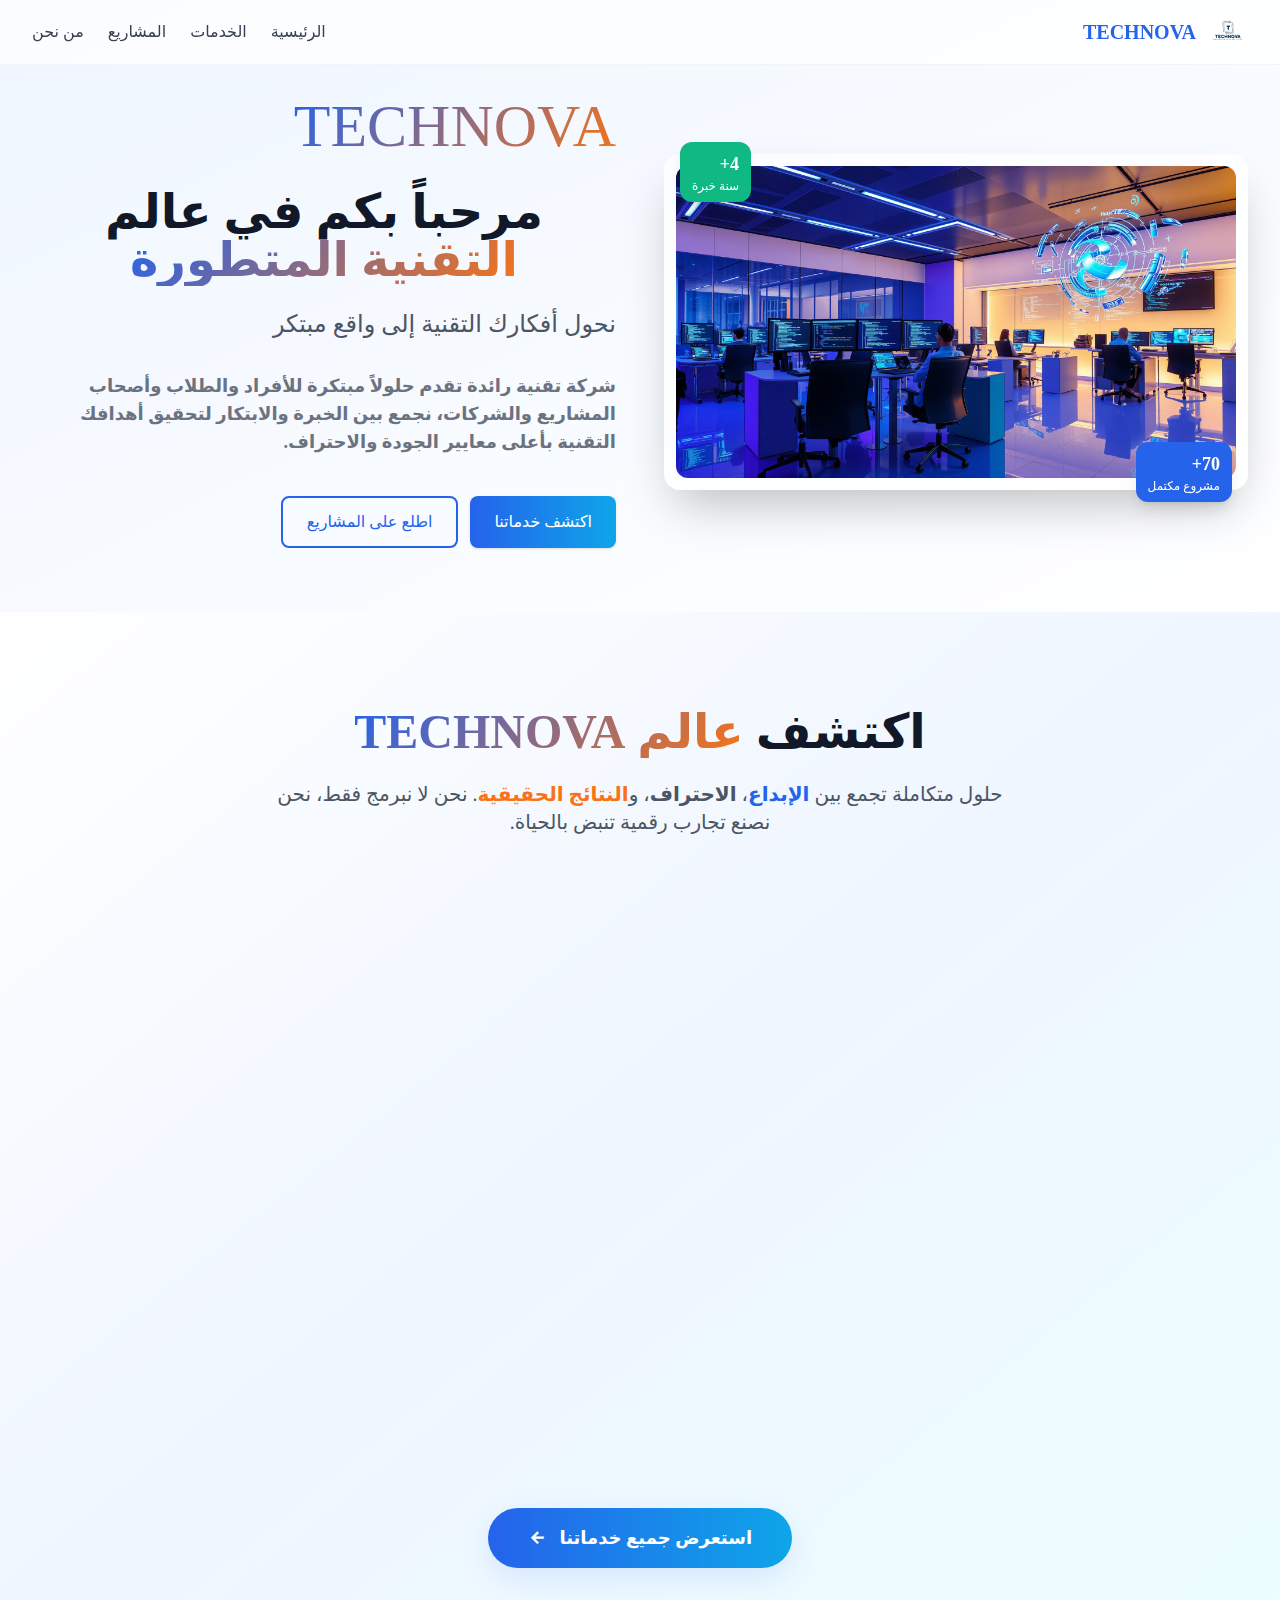
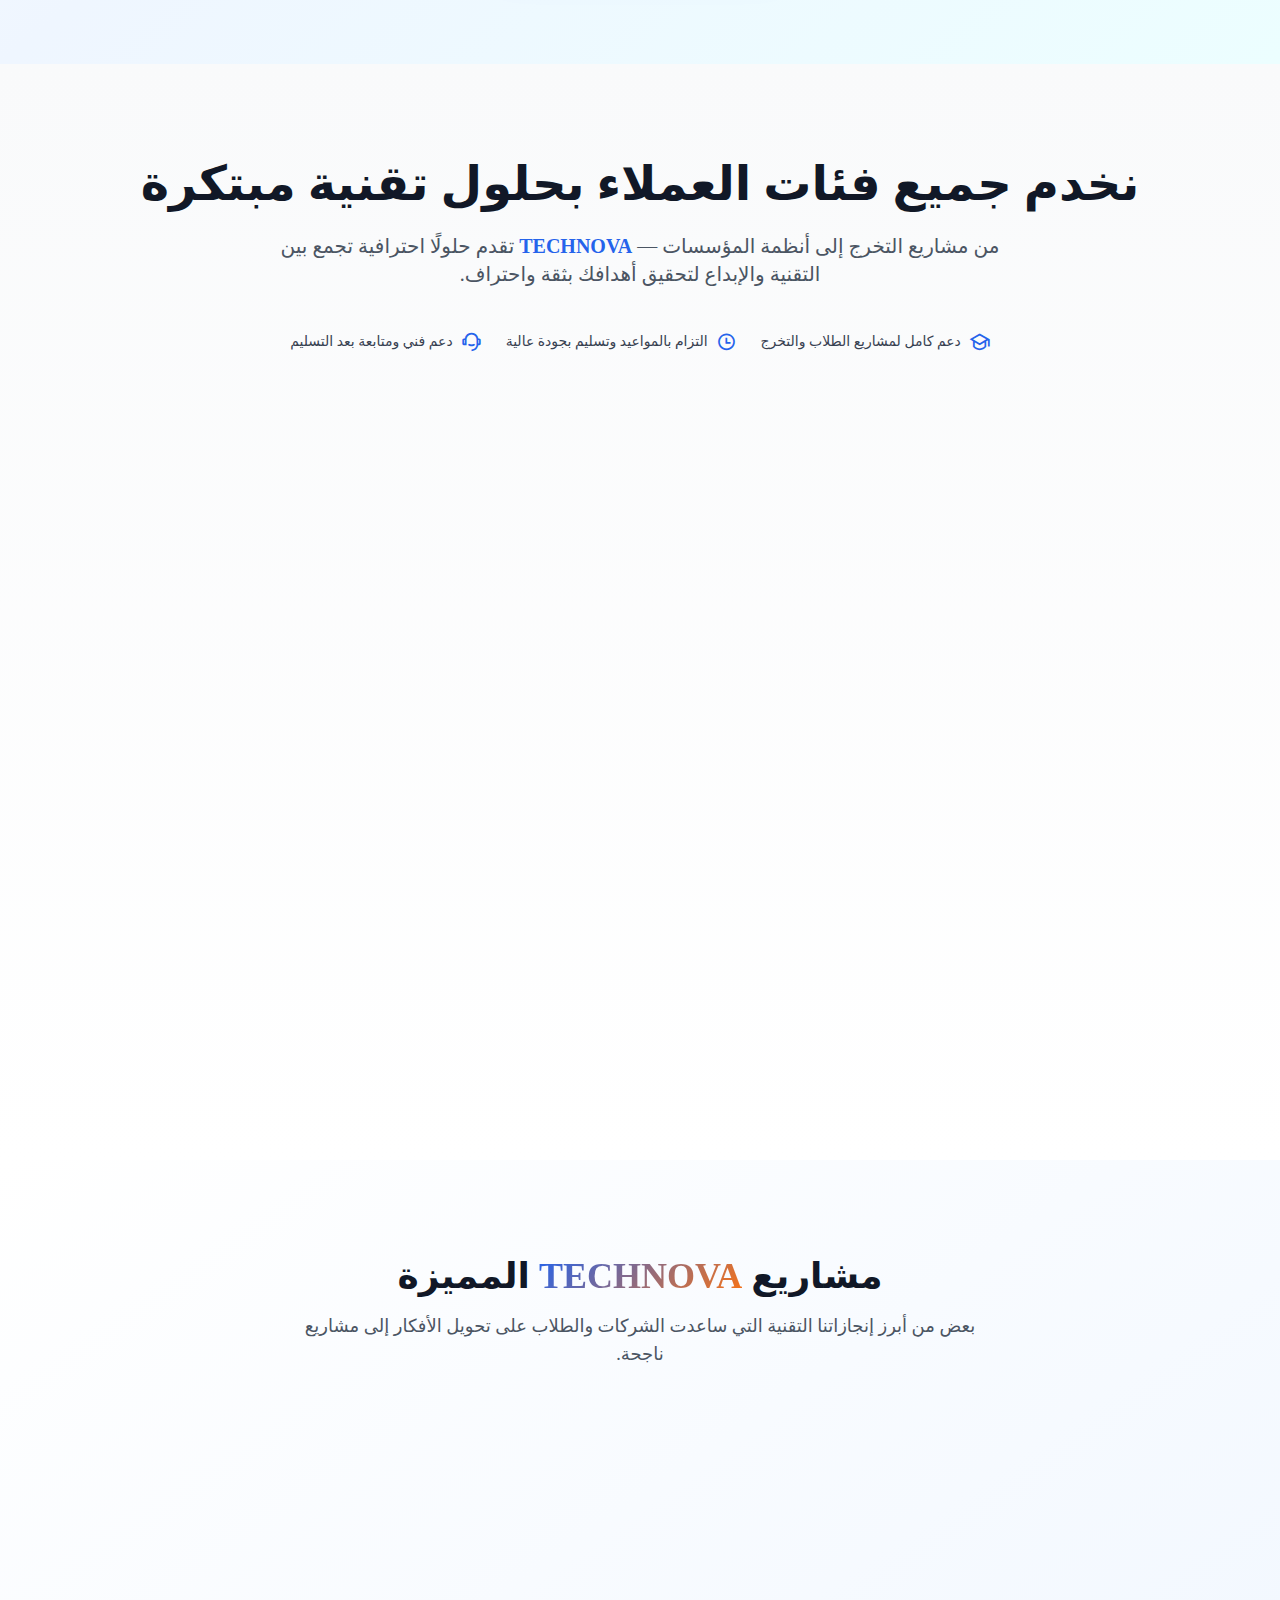
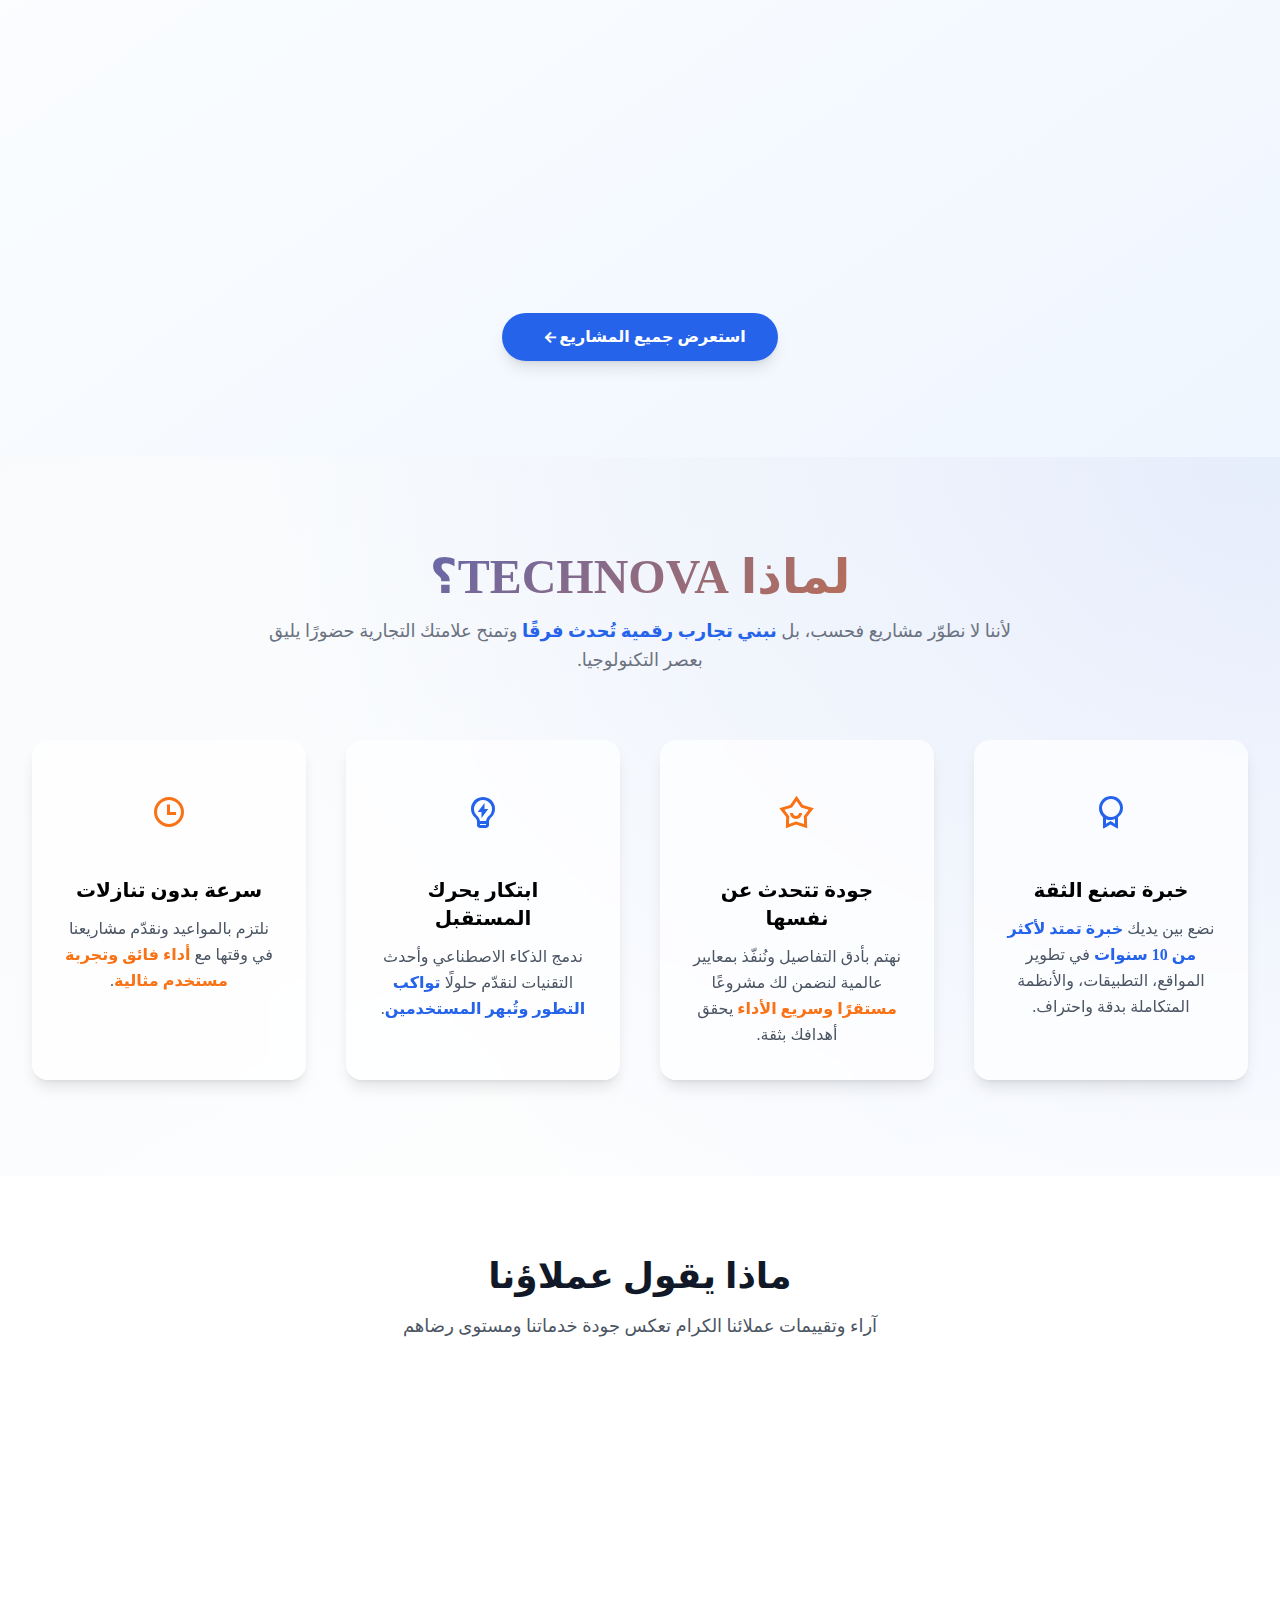
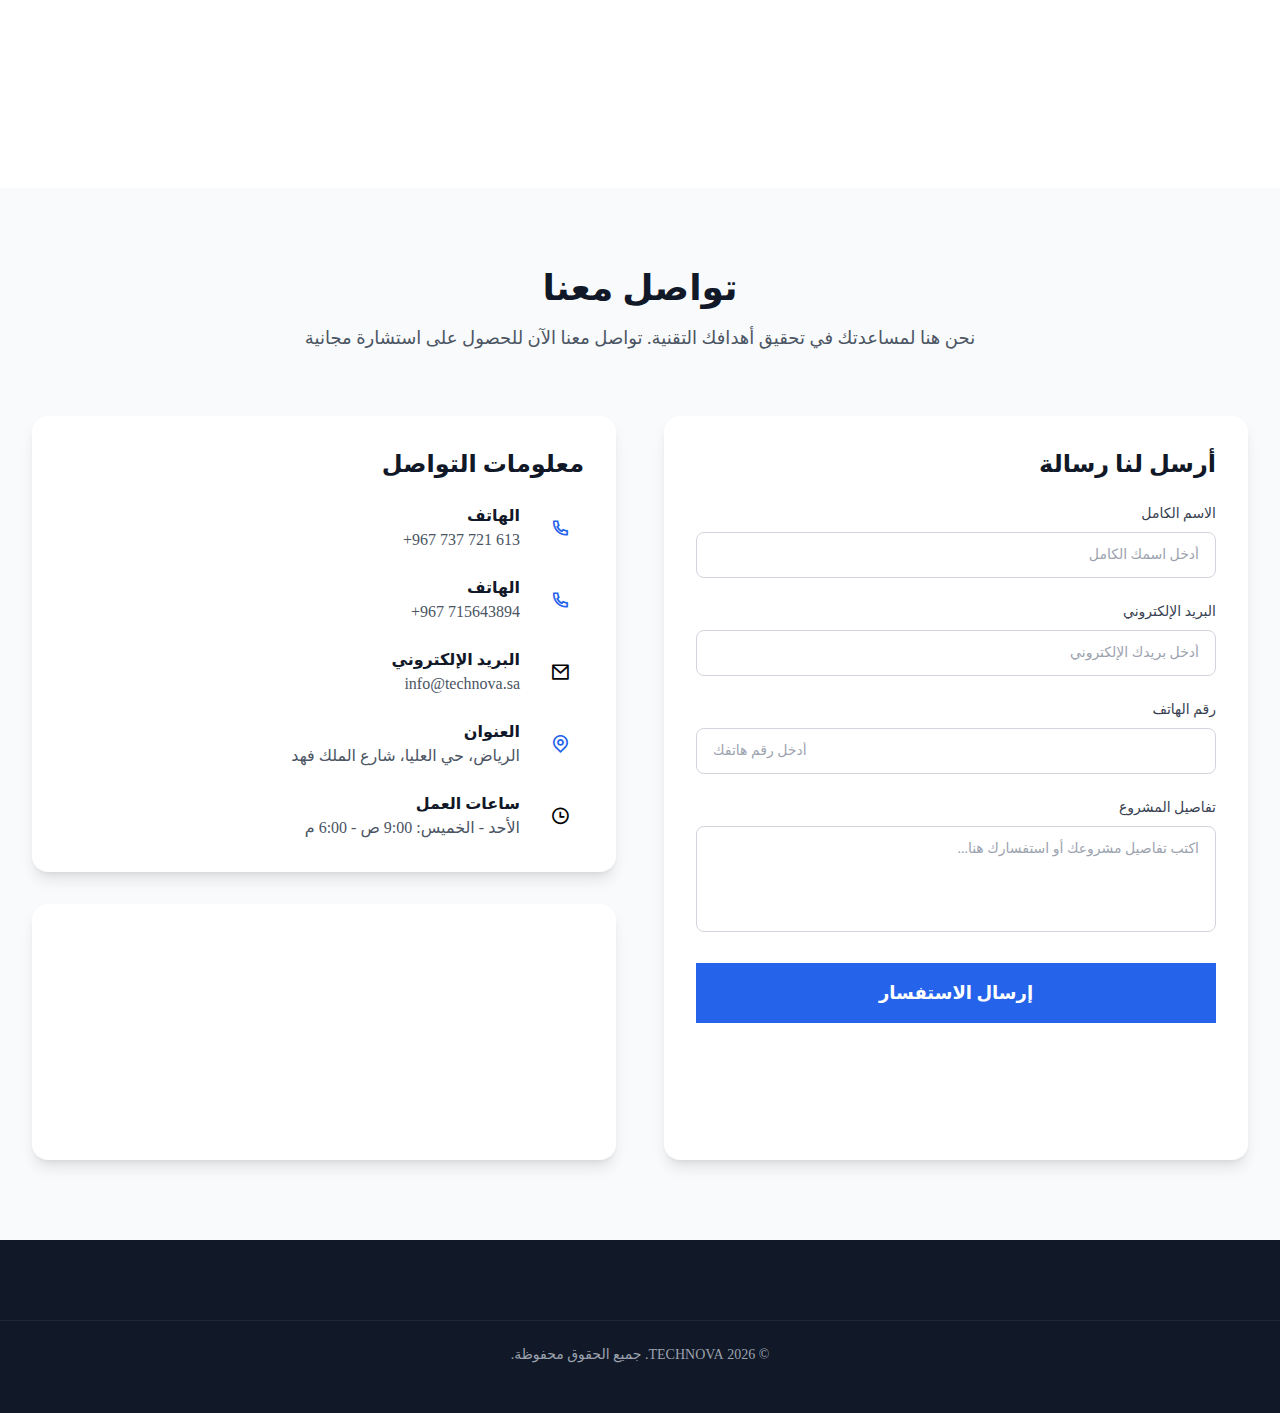
<file: index.html>
<!DOCTYPE html>
<html lang="ar" dir="rtl">
  <head>
    <meta charset="utf-8" />
    <meta name="viewport" content="width=device-width,initial-scale=1" />
    <title>TECHNOVA — الابتكار في كل نقرة</title>
    <meta
      name="description"
      content="TECHNOVA — حلول تقنية متكاملة: مواقع، تطبيقات، أنظمة كاميرات، مشاريع طلابية، تسويق، كهرباء وإلكترونيات وبنية تحتية."
    />

    <!-- Tailwind (CDN for quick demo) -->
    <script src="./assets/js/tailwind.js"></script>

    <!-- Colors / CSS variables (themeable) -->
    <link rel="stylesheet" href="assets/css/colors.css" />
    <!-- Custom styles -->
    <link rel="stylesheet" href="assets/css/styles.css" />
    <link rel="stylesheet" href="assets/css/remixicon.css" />

    <!-- Inline small favicons or manifest could be added here -->

    <!-- Load optional heavy libs lazily (commented) -->

  </head>
  <body class="bg-bg text-black antialiased">
    <!-- top-level: theme + lang initialized by JS -->
    <div id="app" class="min-h-screen flex flex-col">
      <div class="scroll-indicator" id="scrollIndicator"></div>
      <!-- NAV -->
 <div id="header-container"></div>
      <!-- HERO -->
      <main class="flex-grow">
        <!-- ! hero section -->
        <section
          id="home"
          class="pt-24 pb-16 bg-gradient-to-br from-blue-50 to-white overflow-hidden relative"
        >
          <!-- Background Elements -->
          <div class="absolute inset-0 overflow-hidden">
            <div
              class="absolute -top-40 -right-40 w-80 h-80 bg-primary/10 rounded-full blur-3xl"
            ></div>
            <div
              class="absolute -bottom-40 -left-40 w-80 h-80 bg-secondary/10 rounded-full blur-3xl"
            ></div>
          </div>

          <div class="max-w-7xl mx-auto px-4 sm:px-6 lg:px-8 relative z-10">
            <!-- Logo for mobile only -->
            <div class="text-center mb-8 lg:hidden">
              <div
                class="font-['Pacifico'] text-3xl sm:text-4xl md:text-6xl text-primary animate-float"
              >
                <span class="gradient-text">TECHNOVA</span>
              </div>
            </div>

            <div class="grid grid-cols-1 lg:grid-cols-2 gap-12 items-center">
              <!-- Left Column: Image for Desktop Only -->
              <div class="relative order-2 lg:order-1 hidden lg:block">
                <div
                  class="rounded-2xl bg-white/60 backdrop-blur-md p-3 shadow-2xl"
                >
                  <img
                    src="./assets/images/hero-image.jpg"
                    alt="فريق TECHNOVA"
                    class="rounded-xl w-full h-auto object-cover"
                  />
                </div>

                <!-- Floating badges for Desktop -->
                <div
                  class="absolute -bottom-3 right-4 bg-primary text-white px-3 py-2 rounded-xl shadow-lg animate-pulse-slow"
                >
                  <div class="text-lg font-bold">70+</div>
                  <div class="text-xs">مشروع مكتمل</div>
                </div>
                <div
                  class="absolute -top-3 left-4 bg-secondary text-white px-3 py-2 rounded-xl shadow-lg animate-pulse-slow"
                >
                  <div class="text-lg font-bold">4+</div>
                  <div class="text-xs">سنة خبرة</div>
                </div>
              </div>

              <!-- Right Column: Text Content for All Screens + Image for Mobile -->
              <div class="text-right order-1 lg:order-2">
                <!-- Logo for desktop only -->
                <div class="hidden lg:block mb-8">
                  <div
                    class="font-['Pacifico'] text-3xl sm:text-4xl md:text-6xl text-primary animate-float"
                  >
                    <span class="gradient-text">TECHNOVA</span>
                  </div>
                </div>

                <h1
                  class="text-center text-2xl sm:text-3xl md:text-5xl font-bold text-gray-900 mb-6"
                >
                  مرحباً بكم في عالم
                  <span class="gradient-text">التقنية المتطورة</span>
                </h1>

                <!-- Image for Mobile Only (appears after the H1) -->
                <div class="relative block lg:hidden mb-8">
                  <div
                    class="rounded-2xl bg-white/60 backdrop-blur-md p-3 shadow-2xl"
                  >
                    <img
                      src="./assets/images/hero-image.jpg"
                      alt="فريق TECHNOVA"
                      class="rounded-xl w-full h-auto object-cover"
                    />
                  </div>

                  <!-- Floating badges for Mobile -->
                  <div
                    class="absolute -bottom-3 right-4 bg-primary text-white px-3 py-2 rounded-xl shadow-lg animate-pulse-slow"
                  >
                    <div class="text-lg font-bold">70+</div>
                    <div class="text-xs">مشروع مكتمل</div>
                  </div>
                  <div
                    class="absolute -top-3 left-4 bg-secondary text-white px-3 py-2 rounded-xl shadow-lg animate-pulse-slow"
                  >
                    <div class="text-lg font-bold">4+</div>
                    <div class="text-xs">سنة خبرة</div>
                  </div>
                </div>

                <!-- Subtitle -->
                <p
                  class="text-lg sm:text-xl md:text-2xl text-gray-600 mb-6 sm:mb-8"
                >
                  نحول أفكارك التقنية إلى واقع مبتكر
                </p>

                <!-- Description -->
                <p
                  class="text-base font-bold sm:text-lg text-gray-500 mb-8 sm:mb-10 max-w-3xl mx-auto lg:mx-0"
                >
                  شركة تقنية رائدة تقدم حلولاً مبتكرة للأفراد والطلاب وأصحاب
                  المشاريع والشركات، نجمع بين الخبرة والابتكار لتحقيق أهدافك
                  التقنية بأعلى معايير الجودة والاحتراف.
                </p>

                <!-- Buttons Container -->
                <div
                  class="flex flex-row gap-3 justify-center sm:justify-start"
                >
                  <a
                    href="Services.html"
                    class="btn-cta inline-flex items-center justify-center px-4 py-2 sm:px-6 sm:py-3 rounded-lg shadow bg-primary text-white hover:bg-blue-700 transition-colors text-sm sm:text-base"
                  >
                    اكتشف خدماتنا
                  </a>
                  <a
                    href="projects.html"
                    class="border-2 border-primary text-primary px-4 py-2 sm:px-6 sm:py-3 rounded-lg inline-flex items-center justify-center hover:bg-primary hover:text-white transition text-sm sm:text-base"
                  >
                    اطلع على المشاريع
                  </a>
                </div>
              </div>
            </div>
          </div>
        </section>

        <!--! SERVICES PREVIEW -->
        <section
          id="services"
          class="relative py-24 overflow-hidden bg-gradient-to-br from-white via-blue-50 to-cyan-50"
        >
          <!-- دوائر خلفية متحركة -->
          <div class="absolute inset-0 overflow-hidden">
            <div
              class="absolute -top-40 -right-40 w-96 h-96 rounded-full bg-primary/10 blur-3xl animate-float"
            ></div>
            <div
              class="absolute bottom-0 left-0 w-96 h-96 rounded-full bg-accent/10 blur-3xl animate-float-delay"
            ></div>
          </div>

          <!-- المحتوى -->
          <div class="relative z-10 max-w-7xl mx-auto px-4 sm:px-6 lg:px-8">
            <!-- العنوان -->
            <div class="text-center mb-20" data-aos="fade-up">
              <h2
                class="text-4xl md:text-5xl font-extrabold text-gray-900 mb-6 leading-tight"
              >
                اكتشف <span class="gradient-text">عالم TECHNOVA</span>
              </h2>
              <p class="text-lg md:text-xl text-gray-600 max-w-3xl mx-auto">
                حلول متكاملة تجمع بين
                <span class="text-primary font-semibold">الإبداع</span>،
                <span class="text-secondary font-semibold">الاحتراف</span>،
                و<span class="text-accent font-semibold">النتائج الحقيقية</span
                >. نحن لا نبرمج فقط، نحن نصنع تجارب رقمية تنبض بالحياة.
              </p>
            </div>

            <!-- بطاقات الخدمات -->
            <div
              class="grid grid-cols-1 sm:grid-cols-2 lg:grid-cols-3 gap-10"
              data-aos="fade-up"
              data-aos-delay="150"
            >
              <!-- خدمة 1 -->
              <div
                class="group relative bg-white rounded-3xl shadow-lg hover:shadow-2xl transition-all duration-500 overflow-hidden card-hover"
              >
                <!-- تعديل: أزلنا overflow:hidden من الصورة وغيّرنا object-cover إلى object-contain -->
                <div
                  class="h-60 relative flex items-center justify-center bg-gray-50"
                >
                  <img
                    src="./assets/images/webServices.png"
                    alt="تطوير مواقع وتطبيقات"
                    class="max-h-full max-w-full object-contain transform group-hover:scale-105 transition-transform duration-700"
                  />
                  <div
                    class="absolute inset-0 bg-gradient-to-t from-black/60 to-transparent opacity-0 group-hover:opacity-100 transition-all duration-500 flex items-end justify-center p-4 text-white"
                  >
                    <span class="text-sm font-medium">حلول رقمية مذهلة</span>
                  </div>
                </div>

                <div class="p-8 text-center">
                  <div
                    class="w-16 h-16 mx-auto mb-4 rounded-2xl bg-primary/10 flex items-center justify-center"
                  >
                    <i class="ri-code-s-slash-line text-3xl text-primary"></i>
                  </div>
                  <h3 class="text-2xl font-bold text-gray-900 mb-3">
                    تطوير مواقع وتطبيقات
                  </h3>
                  <p class="text-gray-600 mb-6 leading-relaxed">
                    نصمم ونبرمج تجارب رقمية متجاوبة وسريعة الأداء، لتُبرز علامتك
                    التجارية بأناقة واحتراف.
                  </p>
                  <a
                    href="services.html#web"
                    class="inline-flex items-center text-primary font-semibold hover:text-primary-400 transition-colors"
                  >
                    اكتشف المزيد <i class="ri-arrow-left-line mr-2"></i>
                  </a>
                </div>
              </div>

              <!-- خدمة 2 -->
              <div
                class="group relative bg-white rounded-3xl shadow-lg hover:shadow-2xl transition-all duration-500 overflow-hidden card-hover"
              >
                <div class="h-52 overflow-hidden relative">
                  <img
                    src="./assets/images/CamraServices.jpg"
                    alt="أنظمة وكاميرات"
                    class="w-full h-full object-contain transform group-hover:scale-105 transition-transform duration-700"
                  />
                  <div
                    class="absolute inset-0 bg-gradient-to-t from-black/60 to-transparent opacity-0 group-hover:opacity-100 transition-all duration-500 flex items-end justify-center p-4 text-white"
                  >
                    <span class="text-sm font-medium">مراقبة وذكاء أمني</span>
                  </div>
                </div>
                <div class="p-8 text-center">
                  <div
                    class="w-16 h-16 mx-auto mb-4 rounded-2xl bg-secondary/10 flex items-center justify-center"
                  >
                    <i class="ri-camera-lens-line text-3xl text-secondary"></i>
                  </div>
                  <h3 class="text-2xl font-bold text-gray-900 mb-3">
                    أنظمة وكاميرات ذكية
                  </h3>
                  <p class="text-gray-600 mb-6 leading-relaxed">
                    نوفر حلول مراقبة ذكية آمنة، متصلة بالسحابة، لتبقى على اطلاع
                    في أي وقت ومن أي مكان.
                  </p>
                  <a
                    href="services.html#security"
                    class="inline-flex items-center text-primary font-semibold hover:text-primary-400 transition-colors"
                  >
                    استكشف الحلول <i class="ri-arrow-left-line mr-2"></i>
                  </a>
                </div>
              </div>

              <!-- خدمة 3 -->
              <div
                class="group relative bg-white rounded-3xl shadow-lg hover:shadow-2xl transition-all duration-500 overflow-hidden card-hover"
              >
                <div class="h-52 overflow-hidden relative">
                  <img
                    src="./assets/images/consultingServices.png"
                    alt="استشارات تقنية"
                    class="w-full h-full object-cover transform group-hover:scale-110 transition-transform duration-700"
                  />
                  <div
                    class="absolute inset-0 bg-gradient-to-t from-black/60 to-transparent opacity-0 group-hover:opacity-100 transition-all duration-500 flex items-end justify-center p-4 text-white"
                  >
                    <span class="text-sm font-medium"
                      >رؤية تقنية استراتيجية</span
                    >
                  </div>
                </div>
                <div class="p-8 text-center">
                  <div
                    class="w-16 h-16 mx-auto mb-4 rounded-2xl bg-accent/10 flex items-center justify-center"
                  >
                    <i class="ri-lightbulb-line text-3xl text-accent"></i>
                  </div>
                  <h3 class="text-2xl font-bold text-gray-900 mb-3">
                    استشارات تقنية وابتكار
                  </h3>
                  <p class="text-gray-600 mb-6 leading-relaxed">
                    نساعدك على اتخاذ القرارات التقنية الصحيحة وتحويل أفكارك إلى
                    حلول قابلة للتنفيذ والنجاح.
                  </p>
                  <a
                    href="services.html#consulting"
                    class="inline-flex items-center text-primary font-semibold hover:text-primary-400 transition-colors"
                  >
                    احجز استشارة <i class="ri-arrow-left-line mr-2"></i>
                  </a>
                </div>
              </div>
            </div>

            <!-- زر استعراض الخدمات -->
            <div
              class="text-center mt-16"
              data-aos="zoom-in"
              data-aos-delay="250"
            >
              <a
                href="services.html"
                class="btn-cta px-10 py-4 rounded-full text-lg font-semibold hover:scale-105 transition-transform"
              >
                استعرض جميع خدماتنا
                <i class="ri-arrow-left-line mr-2"></i>
              </a>
            </div>
          </div>
        </section>

        <!-- ++++++++++++++++++++++++++++++++++++++++++++++ -->
        <!--! Target Audience Section -->
        <section
          id="audience"
          class="py-24 bg-gradient-to-b from-gray-50 to-white relative overflow-hidden"
          role="region"
          aria-labelledby="audience-title"
        >
          <!-- assets/images/bg-pattern.svg -->
          <div
            class="absolute inset-0 bg-[url('')] bg-center bg-cover opacity-10"
          ></div>

          <div class="max-w-7xl mx-auto px-6 lg:px-8 relative z-10">
            <!-- Section Title -->
            <div
              class="text-center mb-16"
              data-aos="fade-up"
              data-aos-duration="1000"
            >
              <h2
                id="audience-title"
                class="text-4xl md:text-5xl font-extrabold text-gray-900 mb-6 tracking-tight"
              >
                نخدم جميع فئات العملاء بحلول تقنية مبتكرة
              </h2>
              <p
                class="text-lg md:text-xl text-gray-600 max-w-3xl mx-auto leading-relaxed"
              >
                من مشاريع التخرج إلى أنظمة المؤسسات —
                <span class="text-primary font-semibold">TECHNOVA</span> تقدم
                حلولًا احترافية تجمع بين التقنية والإبداع لتحقيق أهدافك بثقة
                واحتراف.
              </p>

              <!-- Trust Indicators -->
              <div
                class="mt-10 flex flex-col md:flex-row items-center justify-center gap-6 text-sm text-gray-700"
              >
                <div class="flex items-center gap-2">
                  <i class="ri-graduation-cap-line text-primary text-xl"></i>
                  <span>دعم كامل لمشاريع الطلاب والتخرج</span>
                </div>
                <div class="flex items-center gap-2">
                  <i class="ri-time-line text-primary text-xl"></i>
                  <span>التزام بالمواعيد وتسليم بجودة عالية</span>
                </div>
                <div class="flex items-center gap-2">
                  <i
                    class="ri-customer-service-2-line text-primary text-xl"
                  ></i>
                  <span>دعم فني ومتابعة بعد التسليم</span>
                </div>
              </div>
            </div>

            <!-- Audience Cards -->
            <div class="grid grid-cols-1 md:grid-cols-3 gap-10">
              <!-- Students -->
              <article
                class="bg-white rounded-3xl shadow-xl hover:shadow-2xl transition-all transform hover:-translate-y-3 hover:scale-[1.02] p-8 border-t-4 border-primary"
                data-aos="fade-right"
                data-aos-duration="800"
              >
                <div
                  class="w-full h-52 mb-6 rounded-2xl overflow-hidden bg-gray-100"
                >
                  <img
                    src="assets/images/graduated-graduate-svgrepo-com.svg"
                    alt="طلاب مشاريع التخرج"
                    class="w-full h-full object-contain"
                  />
                </div>
                <h3 class="text-2xl font-bold text-gray-900 mb-3">
                  طلاب الجامعات ومشاريع التخرج
                </h3>
                <p class="text-gray-600 leading-relaxed mb-5">
                  نحوّل فكرتك إلى مشروع تخرج احترافي بتوثيق كامل وتصميم يليق
                  بعرضك النهائي.
                </p>
                <ul class="space-y-3 text-gray-700 mb-6">
                  <li class="flex items-start gap-2">
                    <i class="ri-check-double-fill text-primary"></i>تصميم
                    واجهات جذابة وسهلة الاستخدام
                  </li>
                  <li class="flex items-start gap-2">
                    <i class="ri-check-double-fill text-primary"></i>مراجعة
                    مجانية وتعديلات غير محدودة قبل التسليم
                  </li>
                  <li class="flex items-start gap-2">
                    <i class="ri-check-double-fill text-primary"></i>أسعار خاصة
                    وخطط ميسرة للطلاب
                  </li>
                </ul>
                <a href="https://wa.me/967737127316">
                <button
                  class="w-full bg-primary text-white py-3 rounded-xl font-semibold text-lg hover:bg-primary-700 transition-all"
                onclick="">
                  ابدأ مشروعك الآن
                </button></a>
              </article>

              <!-- Entrepreneurs -->
              <article
                class="bg-white rounded-3xl shadow-xl hover:shadow-2xl transition-all transform hover:-translate-y-3 hover:scale-[1.02] p-8 border-t-4 border-primary"
                data-aos="fade-up"
                data-aos-duration="800"
              >
                <div
                  class="w-full h-52 mb-6 rounded-2xl overflow-hidden bg-gray-100"
                >
                  <img
                    src="assets/images/audience-entrepreneurs.jpg"
                    alt="أصحاب المشاريع الصغيرة"
                    class="w-full h-full object-cover"
                  />
                </div>
                <h3 class="text-2xl font-bold text-gray-900 mb-3">
                  رواد الأعمال والمشاريع الناشئة
                </h3>
                <p class="text-gray-600 leading-relaxed mb-5">
                  من الفكرة إلى الإطلاق، نبني لك منصة تجذب المستخدمين وتبدأ
                  بتحقيق الأرباح.
                </p>
                <ul class="space-y-3 text-gray-700 mb-6">
                  <li class="flex items-start gap-2">
                    <i class="ri-check-double-fill text-primary"></i>تحليل
                    الفكرة وتحويلها إلى منتج MVP قابل للتطوير
                  </li>
                  <li class="flex items-start gap-2">
                    <i class="ri-check-double-fill text-primary"></i>تكامل مع
                    أنظمة الدفع والإعلانات
                  </li>
                  <li class="flex items-start gap-2">
                    <i class="ri-check-double-fill text-primary"></i>خطة تسويق
                    رقمية مخصصة لمنتجك
                  </li>
                </ul>
                <a href="https://wa.me/967739403370">
                <button
                  class="w-full bg-primary text-white py-3 rounded-xl font-semibold text-lg hover:bg-primary-700 transition-all"
                >
                  اطلب استشارة مجانية
                </button></a>
              </article>

              <!-- Companies -->
              <article
                class="bg-white rounded-3xl shadow-xl hover:shadow-2xl transition-all transform hover:-translate-y-3 hover:scale-[1.02] p-8 border-t-4 border-primary"
                data-aos="fade-left"
                data-aos-duration="800"
              >
                <div
                  class="w-full h-52 mb-6 rounded-2xl overflow-hidden bg-gray-100"
                >
                  <img
                    src="assets/images/audience-corporate.png"
                    alt="الشركات والمؤسسات"
                    class="w-full h-full object-cover"
                  />
                </div>
                <h3 class="text-2xl font-bold text-gray-900 mb-3">
                  الشركات والمؤسسات
                </h3>
                <p class="text-gray-600 leading-relaxed mb-5">
                  نوفر أنظمة متكاملة لإدارة مواردك، أمانك، وبنيتك التحتية بكفاءة
                  واحتراف.
                </p>
                <ul class="space-y-3 text-gray-700 mb-6">
                  <li class="flex items-start gap-2">
                    <i class="ri-check-double-fill text-primary"></i>أنظمة ERP
                    وCRM متكاملة
                  </li>
                  <li class="flex items-start gap-2">
                    <i class="ri-check-double-fill text-primary"></i>خدمات حماية
                    سيبرانية متقدمة
                  </li>
                  <li class="flex items-start gap-2">
                    <i class="ri-check-double-fill text-primary"></i>إدارة
                    الشبكات والبنية التحتية
                  </li>
                  <li class="flex items-start gap-2">
                    <i class="ri-check-double-fill text-primary"></i>
                    اتمته المهام عبر وكلاء الذكاء الاصطناعي
                  </li>
                </ul>
                <a href="https://wa.me/967739403370">
                <button
                  class="w-full bg-primary text-white py-3 rounded-xl font-semibold text-lg hover:bg-primary-700 transition-all"
                >
                  احجز استشارتك الآن
                </button></a>
              </article>
            </div>
          </div>
        </section>
        <!-- ! Featured Projects Section -->
<section
  id="featured-projects"
  class="py-24 bg-gradient-to-br from-white to-blue-50 relative overflow-hidden"
>
  <!-- Decorative Background Elements -->
  <div class="absolute inset-0 overflow-hidden">
    <div
      class="absolute -top-40 -left-40 w-96 h-96 bg-primary/10 rounded-full blur-3xl animate-float"
    ></div>
    <div
      class="absolute bottom-0 right-0 w-96 h-96 bg-secondary/10 rounded-full blur-3xl animate-float-delay"
    ></div>
  </div>

  <div class="max-w-7xl mx-auto px-4 sm:px-6 lg:px-8 relative z-10">
    <!-- Section Title -->
    <div class="text-center mb-16" data-aos="fade-up">
      <h2
        class="text-3xl md:text-4xl font-extrabold text-gray-900 mb-4"
      >
        مشاريع <span class="gradient-text">TECHNOVA</span> المميزة
      </h2>
      <p class="text-lg text-gray-600 max-w-2xl mx-auto">
        بعض من أبرز إنجازاتنا التقنية التي ساعدت الشركات والطلاب على
        تحويل الأفكار إلى مشاريع ناجحة.
      </p>
    </div>

    <!-- Projects Showcase -->
    <div
      class="overflow-x-auto"
      data-aos="fade-up"
      data-aos-delay="100"
    >
      <div
        class="flex space-x-6 space-x-reverse pb-4"
        style="width: max-content"
      >
        <!-- Project Card 1 - Enterprise -->
        <div
          class="bg-white rounded-2xl shadow-lg hover:shadow-2xl transform hover:-translate-y-2 transition-all duration-500 card-hover overflow-hidden w-80"
        >
          <div class="h-48 overflow-hidden relative">
            <img
              src="./assets/images/projects/smart-energy-management-system.png"
              alt="نظام متكامل لإدارة محطات توليد الكهرباء"
              class="w-full h-full object-contain"
            />
            <div
              class="absolute inset-0 bg-black/40 opacity-0 hover:opacity-100 flex items-center justify-center text-white text-sm transition-opacity"
            >
              نظام طاقة ذكي متكامل
            </div>
          </div>
          <div class="p-6">
            <h3 class="text-xl font-bold text-gray-900 mb-3">
              نظام متكامل لإدارة محطات توليد الكهرباء
            </h3>
            <p class="text-gray-600 mb-4">
              نظام متكامل لإدارة محطات توليد الكهرباء، مع عدادات ذكية ترسل البيانات تلقائيًا دون الحاجة إلى الإنترنت.
            </p>
            <a href="./projects.html">
            <div
              class="flex items-center justify-between text-sm text-gray-500"
            >
              <span>مشروع مؤسسي</span>
              <i
                class="ri-external-link-line text-primary cursor-pointer hover:text-blue-700"
              ></i></a>
            </div>
          </div>
        </div>

        <!-- Project Card 2 - Web -->
        <div
          class="bg-white rounded-2xl shadow-lg hover:shadow-2xl transform hover:-translate-y-2 transition-all duration-500 card-hover overflow-hidden w-80"
        >
          <div class="h-48 overflow-hidden relative">
            <img
              src="./assets/images/projects/Original_Yemeni_products.png"
              alt="متجر المنتجات اليمنية الأصيلة المتكامل"
              class="w-full h-full object-contain"
            />
            <div
              class="absolute inset-0 bg-black/40 opacity-0 hover:opacity-100 flex items-center justify-center text-white text-sm transition-opacity"
            >
              منصة تجارة إلكترونية عالمية
            </div>
          </div>
          <div class="p-6">
            <h3 class="text-xl font-bold text-gray-900 mb-3">
              متجر المنتجات اليمنية الأصيلة المتكامل
            </h3>
            <p class="text-gray-600 mb-4">
              منصة تجارة إلكترونية عالمية متخصصة في المنتجات اليمنية الفاخرة، مع نظام دفع وشحن دولي متكامل.
            </p>
            <a href="./projects.html">
            <div
              class="flex items-center justify-between text-sm text-gray-500"
            >
              <span>مشروع ويب</span>
              <i
                class="ri-external-link-line text-primary cursor-pointer hover:text-blue-700"
              ></i>
            </div></a>
          </div>
        </div>

        <!-- Project Card 3 - Mobile -->
        <div
          class="bg-white rounded-2xl shadow-lg hover:shadow-2xl transform hover:-translate-y-2 transition-all duration-500 card-hover overflow-hidden w-80"
        >
          <div class="h-48 overflow-hidden relative">
            <img
              src="./assets/images/projects/healthify_1.webp"
              alt="تطبيق Healthify"
              class="w-full h-full object-contain"
            />
            <div
              class="absolute inset-0 bg-black/40 opacity-0 hover:opacity-100 flex items-center justify-center text-white text-sm transition-opacity"
            >
              تطبيق صحي ورياضي
            </div>
          </div>
          <div class="p-6">
            <h3 class="text-xl font-bold text-gray-900 mb-3">
              تطبيق Healthify (تتبع الصحة واللياقة)
            </h3>
            <p class="text-gray-600 mb-4">
              مساعد شخصي للصحة واللياقة البدنية مع خطط مخصصة وتتبع للوجبات والنوم.
            </p>
            <a href="./projects.html">
            <div
              class="flex items-center justify-between text-sm text-gray-500"
            >
              <span>مشروع تطبيقات</span>
              <i
                class="ri-external-link-line text-primary cursor-pointer hover:text-blue-700"
              ></i>
            </div></a>
          </div>
        </div>

        <!-- Project Card 4 - IoT -->
        <div
          class="bg-white rounded-2xl shadow-lg hover:shadow-2xl transform hover:-translate-y-2 transition-all duration-500 card-hover overflow-hidden w-80"
        >
          <div class="h-48 overflow-hidden relative">
            <img
              src="./assets/images/projects/IoT-Electricity-Energy-Meter-1080x607.jpg"
              alt="نظام عدّاد طاقة كهربائية ذكي"
              class="w-full h-full object-contain"
            />
            <div
              class="absolute inset-0 bg-black/40 opacity-0 hover:opacity-100 flex items-center justify-center text-white text-sm transition-opacity"
            >
              نظام طاقة ذكي
            </div>
          </div>
          <div class="p-6">
            <h3 class="text-xl font-bold text-gray-900 mb-3">
              نظام عدّاد طاقة كهربائية ذكي باستخدام ESP32 وBlynk
            </h3>
            <p class="text-gray-600 mb-4">
              نظام ذكي لمراقبة استهلاك الطاقة الكهربائية لحظياً وربطه بتطبيق Blynk لعرض البيانات عن بُعد.
            </p>
            <a href="./projects.html">
            <div
              class="flex items-center justify-between text-sm text-gray-500"
            >
              <span>مشروع إنترنت الأشياء</span>
              <i
                class="ri-external-link-line text-primary cursor-pointer hover:text-blue-700"
              ></i>
            </div></a>
          </div>
        </div>
      </div>
    </div>

    <!-- Button to View All Projects -->
    <div
      class="text-center mt-12"
      data-aos="fade-up"
      data-aos-delay="200"
    >
      <a
        href="projects.html"
        class="inline-flex items-center px-8 py-3 bg-primary text-white rounded-full font-semibold shadow-lg hover:bg-blue-700 transition-transform hover:-translate-y-1"
      >
        استعرض جميع المشاريع
        <i class="ri-arrow-left-line ml-2"></i>
      </a>
    </div>
  </div>
</section>

        <!-- Why Choose Us Section -->
        <section
          class="relative py-24 bg-gradient-to-br from-[var(--color-bg)] to-[var(--color-surface)] overflow-hidden"
        >
          <!-- خلفية زخرفية -->
          <div
            class="absolute inset-0 bg-[radial-gradient(circle_at_top_right,var(--color-primary)_0%,transparent_70%)] opacity-10"
          ></div>

          <div class="relative max-w-7xl mx-auto px-6 lg:px-8">
            <!-- العنوان -->
            <div
              class="text-center mb-16"
              data-aos="fade-up"
              data-aos-duration="800"
            >
              <h2
                class="text-4xl md:text-5xl font-extrabold gradient-text mb-4"
              >
                لماذا <span class="text-dark">TECHNOVA</span>؟
              </h2>
              <p
                class="text-lg text-[color:var(--color-muted)] max-w-3xl mx-auto leading-relaxed"
              >
                لأننا لا نطوّر مشاريع فحسب، بل
                <span class="text-primary font-semibold"
                  >نبني تجارب رقمية تُحدث فرقًا</span
                >
                وتمنح علامتك التجارية حضورًا يليق بعصر التكنولوجيا.
              </p>
            </div>

            <!-- المزايا -->
            <div class="grid grid-cols-1 md:grid-cols-2 lg:grid-cols-4 gap-10">
              <!-- ميزة 1 -->
              <div
                class="group bg-white/70 backdrop-blur-lg rounded-2xl p-8 text-center shadow-lg hover:shadow-2xl transition-all duration-500 hover:-translate-y-2 hover:bg-white"
                data-aos="zoom-in"
                data-aos-delay="100"
              >
                <div
                  class="w-20 h-20 flex items-center justify-center mx-auto mb-6 rounded-2xl bg-primary/10 text-primary group-hover:bg-primary group-hover:text-white transition-all duration-500"
                >
                  <i class="ri-award-line text-4xl"></i>
                </div>
                <h3 class="text-xl font-bold text-dark mb-3">
                  خبرة تصنع الثقة
                </h3>
                <p class="text-gray-600 leading-relaxed">
                  نضع بين يديك
                  <span class="font-semibold text-primary"
                    >خبرة تمتد لأكثر من 10 سنوات</span
                  >
                  في تطوير المواقع، التطبيقات، والأنظمة المتكاملة بدقة واحتراف.
                </p>
              </div>

              <!-- ميزة 2 -->
              <div
                class="group bg-white/70 backdrop-blur-lg rounded-2xl p-8 text-center shadow-lg hover:shadow-2xl transition-all duration-500 hover:-translate-y-2 hover:bg-white"
                data-aos="zoom-in"
                data-aos-delay="200"
              >
                <div
                  class="w-20 h-20 flex items-center justify-center mx-auto mb-6 rounded-2xl bg-accent/10 text-accent group-hover:bg-accent group-hover:text-white transition-all duration-500"
                >
                  <i class="ri-star-smile-line text-4xl"></i>
                </div>
                <h3 class="text-xl font-bold text-dark mb-3">
                  جودة تتحدث عن نفسها
                </h3>
                <p class="text-gray-600 leading-relaxed">
                  نهتم بأدق التفاصيل ونُنفّذ بمعايير عالمية لنضمن لك مشروعًا
                  <span class="font-semibold text-accent"
                    >مستقرًا وسريع الأداء</span
                  >
                  يحقق أهدافك بثقة.
                </p>
              </div>

              <!-- ميزة 3 -->
              <div
                class="group bg-white/70 backdrop-blur-lg rounded-2xl p-8 text-center shadow-lg hover:shadow-2xl transition-all duration-500 hover:-translate-y-2 hover:bg-white"
                data-aos="zoom-in"
                data-aos-delay="300"
              >
                <div
                  class="w-20 h-20 flex items-center justify-center mx-auto mb-6 rounded-2xl bg-primary/10 text-primary group-hover:bg-primary group-hover:text-white transition-all duration-500"
                >
                  <i class="ri-lightbulb-flash-line text-4xl"></i>
                </div>
                <h3 class="text-xl font-bold text-dark mb-3">
                  ابتكار يحرك المستقبل
                </h3>
                <p class="text-gray-600 leading-relaxed">
                  ندمج الذكاء الاصطناعي وأحدث التقنيات لنقدّم حلولًا
                  <span class="font-semibold text-primary"
                    >تواكب التطور وتُبهر المستخدمين</span
                  >.
                </p>
              </div>

              <!-- ميزة 4 -->
              <div
                class="group bg-white/70 backdrop-blur-lg rounded-2xl p-8 text-center shadow-lg hover:shadow-2xl transition-all duration-500 hover:-translate-y-2 hover:bg-white"
                data-aos="zoom-in"
                data-aos-delay="400"
              >
                <div
                  class="w-20 h-20 flex items-center justify-center mx-auto mb-6 rounded-2xl bg-accent/10 text-accent group-hover:bg-accent group-hover:text-white transition-all duration-500"
                >
                  <i class="ri-time-line text-4xl"></i>
                </div>
                <h3 class="text-xl font-bold text-dark mb-3">
                  سرعة بدون تنازلات
                </h3>
                <p class="text-gray-600 leading-relaxed">
                  نلتزم بالمواعيد ونقدّم مشاريعنا في وقتها مع
                  <span class="font-semibold text-accent"
                    >أداء فائق وتجربة مستخدم مثالية</span
                  >.
                </p>
              </div>
            </div>
          </div>
        </section>

        <!-- Testimonials Section -->
        <section class="py-20 bg-white">
          <div class="max-w-7xl mx-auto px-4 sm:px-6 lg:px-8">
            <div class="text-center mb-16">
              <h2 class="text-3xl md:text-4xl font-bold text-gray-900 mb-4">
                ماذا يقول عملاؤنا
              </h2>
              <p class="text-lg text-gray-600 max-w-2xl mx-auto">
                آراء وتقييمات عملائنا الكرام تعكس جودة خدماتنا ومستوى رضاهم
              </p>
            </div>

            <div class="overflow-x-auto">
              <div
                class="flex space-x-6 space-x-reverse pb-4"
                style="width: max-content"
              >
                <!-- Testimonial 1 -->
                <div
                  class="bg-gray-50 rounded-2xl p-8 card-hover"
                  style="width: 350px"
                >
                  <div class="flex items-center mb-4">
                    <div class="flex text-yellow-400">
                      <i class="ri-star-fill"></i>
                      <i class="ri-star-fill"></i>
                      <i class="ri-star-fill"></i>
                      <i class="ri-star-fill"></i>
                      <i class="ri-star-fill"></i>
                    </div>
                  </div>
                  <p class="text-gray-700 mb-6">
                    "تجربة رائعة مع فريق TECHNOVA، تم تطوير موقعنا الإلكتروني
                    بأعلى معايير الجودة والاحتراف. الفريق متعاون ومتفهم
                    لاحتياجاتنا."
                  </p>
                  <div class="flex items-center">
                    <div
                      class="w-12 h-12 bg-primary/20 rounded-full flex items-center justify-center ml-4"
                    >
                      <i class="ri-user-line text-primary text-xl"></i>
                    </div>
                    <div>
                      <h4 class="font-semibold text-gray-900">
                        أحمد محمد العتيبي
                      </h4>
                      <p class="text-sm text-gray-500">
                        مدير شركة الرياض التجارية
                      </p>
                    </div>
                  </div>
                </div>

                <!-- Testimonial 2 -->
                <div
                  class="bg-gray-50 rounded-2xl p-8 card-hover"
                  style="width: 350px"
                >
                  <div class="flex items-center mb-4">
                    <div class="flex text-yellow-400">
                      <i class="ri-star-fill"></i>
                      <i class="ri-star-fill"></i>
                      <i class="ri-star-fill"></i>
                      <i class="ri-star-fill"></i>
                      <i class="ri-star-fill"></i>
                    </div>
                  </div>
                  <p class="text-gray-700 mb-6">
                    "ساعدوني في تنفيذ مشروع التخرج بطريقة احترافية ومميزة. الدعم
                    الفني والمتابعة المستمرة كانت أكثر من رائعة. أنصح بهم بشدة."
                  </p>
                  <div class="flex items-center">
                    <div
                      class="w-12 h-12 bg-secondary/20 rounded-full flex items-center justify-center ml-4"
                    >
                      <i class="ri-user-line text-secondary text-xl"></i>
                    </div>
                    <div>
                      <h4 class="font-semibold text-gray-900">
                        سارة عبدالله القحطاني
                      </h4>
                      <p class="text-sm text-gray-500">
                        طالبة هندسة حاسوب - جامعة الملك سعود
                      </p>
                    </div>
                  </div>
                </div>

                <!-- Testimonial 3 -->
                <div
                  class="bg-gray-50 rounded-2xl p-8 card-hover"
                  style="width: 350px"
                >
                  <div class="flex items-center mb-4">
                    <div class="flex text-yellow-400">
                      <i class="ri-star-fill"></i>
                      <i class="ri-star-fill"></i>
                      <i class="ri-star-fill"></i>
                      <i class="ri-star-fill"></i>
                      <i class="ri-star-fill"></i>
                    </div>
                  </div>
                  <p class="text-gray-700 mb-6">
                    "فريق محترف ومتميز، تم تطوير نظام إدارة المستشفى بكفاءة
                    عالية وفي الوقت المحدد. النظام يعمل بسلاسة ويلبي جميع
                    احتياجاتنا."
                  </p>
                  <div class="flex items-center">
                    <div
                      class="w-12 h-12 bg-primary/20 rounded-full flex items-center justify-center ml-4"
                    >
                      <i class="ri-user-line text-primary text-xl"></i>
                    </div>
                    <div>
                      <h4 class="font-semibold text-gray-900">
                        د. خالد إبراهيم الشمري
                      </h4>
                      <p class="text-sm text-gray-500">
                        مدير تقنية المعلومات - مستشفى الملك فهد
                      </p>
                    </div>
                  </div>
                </div>

                <!-- Testimonial 4 -->
                <div
                  class="bg-gray-50 rounded-2xl p-8 card-hover"
                  style="width: 350px"
                >
                  <div class="flex items-center mb-4">
                    <div class="flex text-yellow-400">
                      <i class="ri-star-fill"></i>
                      <i class="ri-star-fill"></i>
                      <i class="ri-star-fill"></i>
                      <i class="ri-star-fill"></i>
                      <i class="ri-star-fill"></i>
                    </div>
                  </div>
                  <p class="text-gray-700 mb-6">
                    "منصة التعليم الإلكتروني التي طوروها لنا تجاوزت توقعاتنا.
                    سهولة الاستخدام والميزات المتقدمة جعلت التعليم عن بُعد أكثر
                    فعالية."
                  </p>
                  <div class="flex items-center">
                    <div
                      class="w-12 h-12 bg-secondary/20 rounded-full flex items-center justify-center ml-4"
                    >
                      <i class="ri-user-line text-secondary text-xl"></i>
                    </div>
                    <div>
                      <h4 class="font-semibold text-gray-900">
                        فاطمة حسن الزهراني
                      </h4>
                      <p class="text-sm text-gray-500">
                        مديرة التطوير - معهد الإدارة العامة
                      </p>
                    </div>
                  </div>
                </div>
              </div>
            </div>
          </div>
        </section>

        <!-- Contact Section -->
        <section id="contact" class="py-20 bg-gray-50">
          <div class="max-w-7xl mx-auto px-4 sm:px-6 lg:px-8">
            <div class="text-center mb-16">
              <h2 class="text-3xl md:text-4xl font-bold text-gray-900 mb-4">
                تواصل معنا
              </h2>
              <p class="text-lg text-gray-600 max-w-2xl mx-auto">
                نحن هنا لمساعدتك في تحقيق أهدافك التقنية. تواصل معنا الآن للحصول
                على استشارة مجانية
              </p>
            </div>

            <div class="grid grid-cols-1 lg:grid-cols-2 gap-12">
              <!-- Contact Form -->
              <div class="bg-white rounded-2xl shadow-lg p-8">
                <h3 class="text-2xl font-bold text-gray-900 mb-6">
                  أرسل لنا رسالة
                </h3>
                <form class="space-y-6" id="contactForm">
                  <div>
                    <label class="block text-sm font-medium text-gray-700 mb-2"
                      >الاسم الكامل</label
                    >
                    <input
                      type="text"
                      class="w-full px-4 py-3 border border-gray-300 rounded-lg focus:ring-2 focus:ring-primary focus:border-transparent text-sm"
                      placeholder="أدخل اسمك الكامل"
                      required
                    />
                  </div>
                  <div>
                    <label class="block text-sm font-medium text-gray-700 mb-2"
                      >البريد الإلكتروني</label
                    >
                    <input
                      type="email"
                      class="w-full px-4 py-3 border border-gray-300 rounded-lg focus:ring-2 focus:ring-primary focus:border-transparent text-sm"
                      placeholder="أدخل بريدك الإلكتروني"
                      required
                    />
                  </div>
                  <div>
                    <label class="block text-sm font-medium text-gray-700 mb-2"
                      >رقم الهاتف</label
                    >
                    <input
                      type="tel"
                      class="w-full px-4 py-3 border border-gray-300 rounded-lg focus:ring-2 focus:ring-primary focus:border-transparent text-sm"
                      placeholder="أدخل رقم هاتفك"
                      required
                    />
                  </div>
                  <div>
                    <label class="block text-sm font-medium text-gray-700 mb-2"
                      >تفاصيل المشروع</label
                    >
                    <textarea
                      rows="4"
                      class="w-full px-4 py-3 border border-gray-300 rounded-lg focus:ring-2 focus:ring-primary focus:border-transparent text-sm resize-none"
                      placeholder="اكتب تفاصيل مشروعك أو استفسارك هنا..."
                      required
                    ></textarea>
                  </div>
                  <button
                    type="submit"
                    class="w-full bg-primary text-white py-4 !rounded-button text-lg font-semibold hover:bg-blue-700 transition-all transform hover:scale-105 cursor-pointer"
                  >
                    إرسال الاستفسار
                  </button>
                </form>
              </div>

              <!-- Contact Info -->
              <div class="space-y-8">
                <div class="bg-white rounded-2xl shadow-lg p-8">
                  <h3 class="text-2xl font-bold text-gray-900 mb-6">
                    معلومات التواصل
                  </h3>
                  <div class="space-y-6">
                    <div class="flex items-center">
                      <div
                        class="w-12 h-12 bg-primary/10 rounded-xl flex items-center justify-center ml-4"
                      >
                        <i class="ri-phone-line text-primary text-xl"></i>
                        
                      </div>
                      <div>
                        <h4 class="font-semibold text-gray-900">الهاتف</h4>
                        <p class="text-gray-600">613 721 737 967+</p>
                      </div>
                    </div>
                    <div class="flex items-center">
                      <div
                        class="w-12 h-12 bg-primary/10 rounded-xl flex items-center justify-center ml-4"
                      >
                        <i class="ri-phone-line text-primary text-xl"></i>
                        
                      </div>
                      <div>
                        <h4 class="font-semibold text-gray-900">الهاتف</h4>
                        <p class="text-gray-600">715643894 967+</p>
                      </div>
                    </div>
                    <div class="flex items-center">
                      <div
                        class="w-12 h-12 bg-secondary/10 rounded-xl flex items-center justify-center ml-4"
                      >
                        <i class="ri-mail-line text-secondary text-xl"></i>
                      </div>
                      <div>
                        <h4 class="font-semibold text-gray-900">
                          البريد الإلكتروني
                        </h4>
                        <p class="text-gray-600">info@technova.sa</p>
                      </div>
                    </div>
                    <div class="flex items-center">
                      <div
                        class="w-12 h-12 bg-primary/10 rounded-xl flex items-center justify-center ml-4"
                      >
                        <i class="ri-map-pin-line text-primary text-xl"></i>
                      </div>
                      <div>
                        <h4 class="font-semibold text-gray-900">العنوان</h4>
                        <p class="text-gray-600">
                          الرياض، حي العليا، شارع الملك فهد
                        </p>
                      </div>
                    </div>
                    <div class="flex items-center">
                      <div
                        class="w-12 h-12 bg-secondary/10 rounded-xl flex items-center justify-center ml-4"
                      >
                        <i class="ri-time-line text-secondary text-xl"></i>
                      </div>
                      <div>
                        <h4 class="font-semibold text-gray-900">ساعات العمل</h4>
                        <p class="text-gray-600">
                          الأحد - الخميس: 9:00 ص - 6:00 م
                        </p>
                      </div>
                    </div>
                  </div>
                </div>

                <!-- Map -->
                <div class="bg-white rounded-2xl shadow-lg overflow-hidden">
                  <div
                    class="h-64 bg-cover bg-center"
                    style="
                      background-image: url('https://public.readdy.ai/gen_page/map_placeholder_1280x720.png');
                    "
                  ></div>
                </div>
              </div>
            </div>
          </div>
        </section>
      </main>

      <!-- FOOTER -->
      <footer class="bg-gray-900 text-white py-12">
        <div
          class="mt-8 border-t border-gray-800 pt-6 text-center text-gray-400 text-sm"
        >
          © <span id="year"></span> TECHNOVA. جميع الحقوق محفوظة.
        </div>
      </footer>
    </div>
    <!-- ! إضافة زر العودة للأعلى مع تحسينات -->
    <button
      id="back-to-top"
      class="fixed bottom-6 right-6 bg-primary text-white w-12 h-12 rounded-full shadow-lg flex items-center justify-center opacity-0 invisible transition-all duration-300 z-40"
    >
      <i class="ri-arrow-up-line text-xl"></i>
    </button>

    <script id="scroll-indicator">
      document.addEventListener("DOMContentLoaded", function () {
        const scrollIndicator = document.getElementById("scrollIndicator");

        if (scrollIndicator) {
          window.addEventListener("scroll", function () {
            const scrollPercentage =
              (window.scrollY /
                (document.documentElement.scrollHeight - window.innerHeight)) *
              100;
            scrollIndicator.style.width = scrollPercentage + "%";
          });
        }
      });
      // Back to Top Button Functionality

      window.addEventListener("scroll", function () {
        const backToTopBtn = document.getElementById("back-to-top");
        if (window.pageYOffset > 300) {
          backToTopBtn.classList.remove("opacity-0", "invisible");
          backToTopBtn.classList.add("opacity-100", "visible");
        } else {
          backToTopBtn.classList.add("opacity-0", "invisible");
          backToTopBtn.classList.remove("opacity-100", "visible");
        }
      });

      document
        .getElementById("back-to-top")
        .addEventListener("click", function () {
          window.scrollTo({
            top: 0,
            behavior: "smooth",
          });
        });
    </script>
    <!-- Scripts -->
    <script src="assets/js/theme-toggle.js" defer></script>
    <script src="assets/js/main.js" defer></script>
    <script>
      // Small boot helpers
      document.getElementById("year").textContent = new Date().getFullYear();
    </script>
    <script>
      // Small behaviour for the Target Audience section
      // - handles CTA buttons: smooth scroll to contact page (or to #contact on same page)
      // - optionally prefill the service field on the contact form (if present)

      document.addEventListener("DOMContentLoaded", function () {
        document
          .querySelectorAll('[data-action="open-contact"]')
          .forEach((btn) => {
            btn.addEventListener("click", function (e) {
              const serviceKey = btn.dataset.service || "";
              // If contact page is same site, scroll to it or navigate then scroll
              const contactSection = document.getElementById("contact");
              if (contactSection) {
                // Scroll to in-page contact
                const offsetTop =
                  contactSection.getBoundingClientRect().top +
                  window.scrollY -
                  80;
                window.scrollTo({ top: offsetTop, behavior: "smooth" });

                // Prefill service if contact form select exists
                setTimeout(() => {
                  const form = document.querySelector("#contactForm");
                  if (form) {
                    const select = form.querySelector(
                      'select[name="service"], select#service'
                    );
                    if (select && serviceKey) {
                      // Map serviceKey to option text values (adjust as needed)
                      const mapping = {
                        students: "مشاريع التخرج",
                        owners: "تطوير منصات إلكترونية متكاملة",
                        companies: "حلول الأعمال للشركات",
                      };
                      const val =
                        mapping[serviceKey] || mapping[serviceKey] === ""
                          ? mapping[serviceKey]
                          : "";
                      // Try to pick matching option by text
                      for (const opt of select.options) {
                        if (
                          opt.textContent.trim() === val ||
                          opt.value === serviceKey
                        ) {
                          select.value = opt.value;
                          break;
                        }
                      }
                    }
                    // Focus first input
                    const firstInput = form.querySelector(
                      "input, textarea, select"
                    );
                    if (firstInput) firstInput.focus();
                  }
                }, 700);
              } else {
                // navigate to contact.html and pass a query param to indicate service
                let url = "contact.html";
                if (serviceKey)
                  url += `?service=${encodeURIComponent(serviceKey)}`;
                window.location.href = url;
              }
            });
          });

        // If arrived on contact.html with ?service=... prefill the form (works after navigation)
        if (window.location.search) {
          const params = new URLSearchParams(window.location.search);
          const svc = params.get("service");
          if (svc) {
            // store in session for on-page form population
            sessionStorage.setItem("prefill_service", svc);
          }
        }
      });
    </script>
  </body>
</html>
</file>
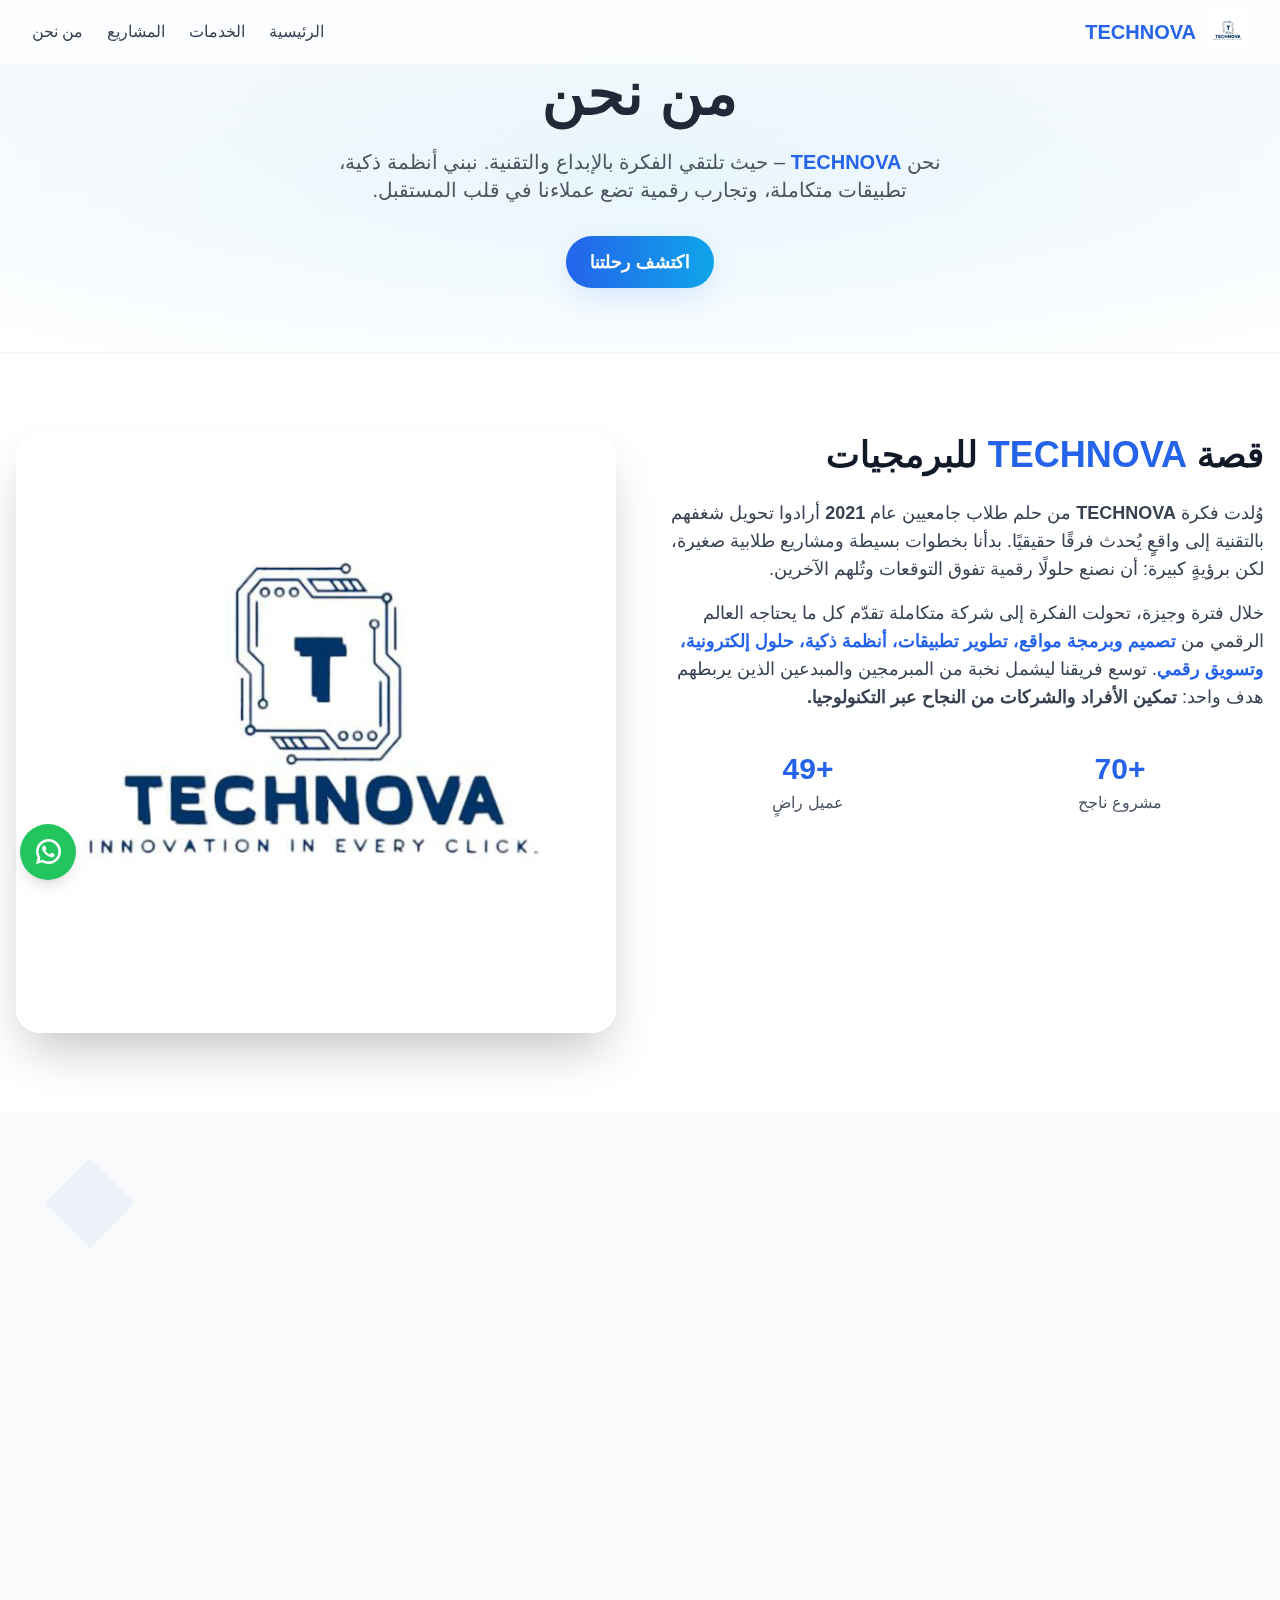
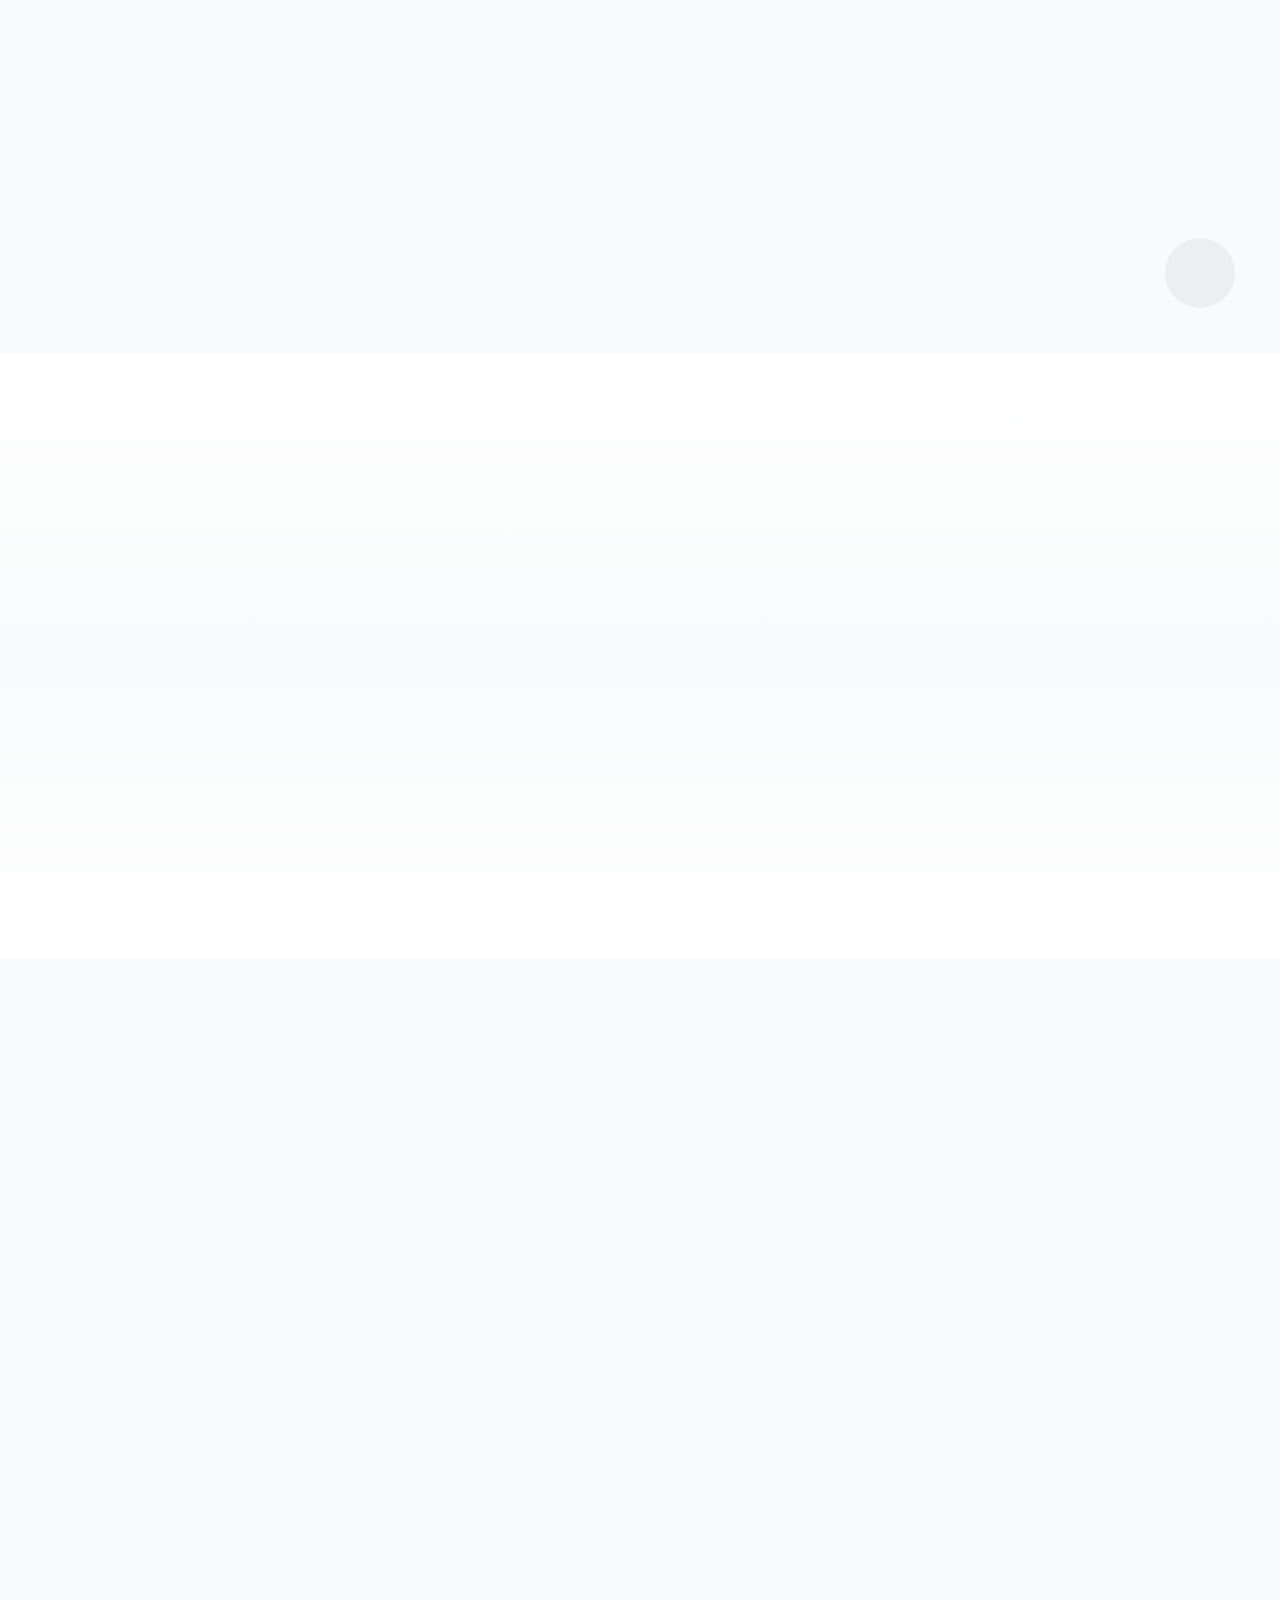
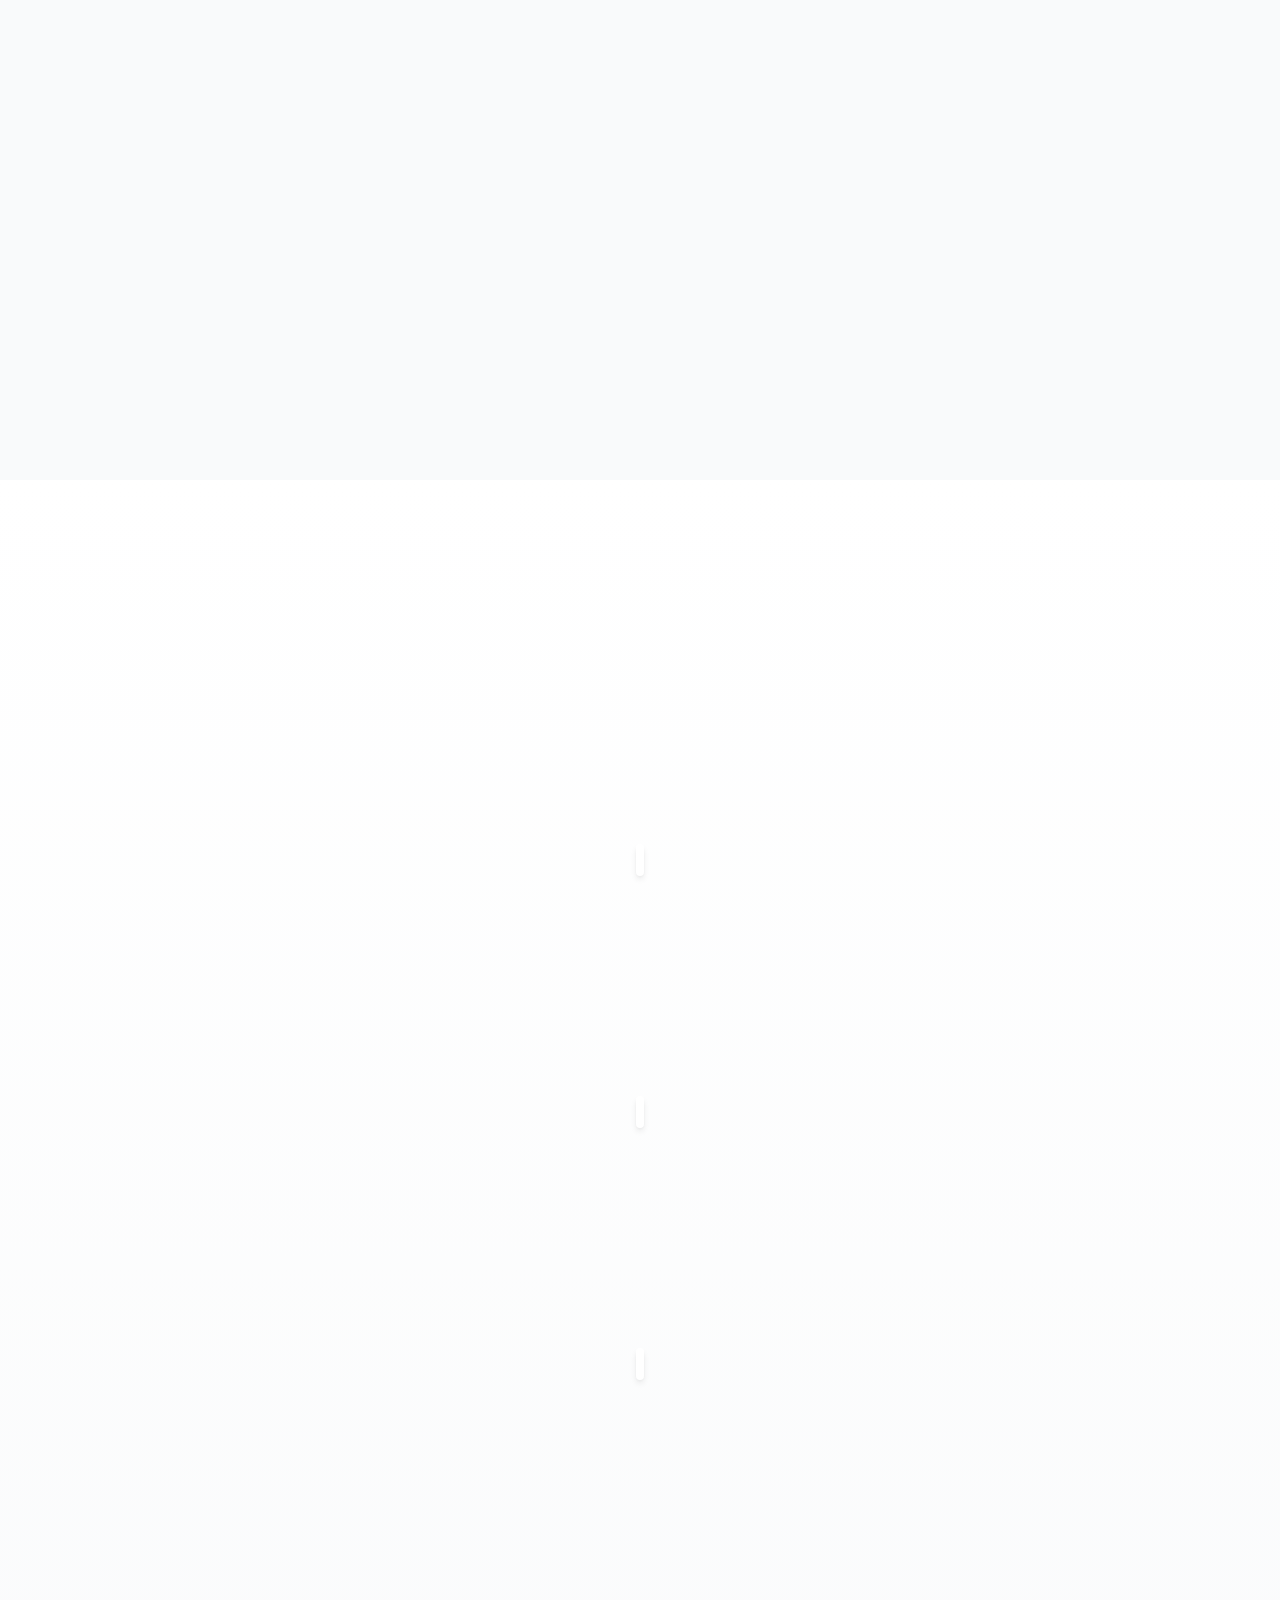
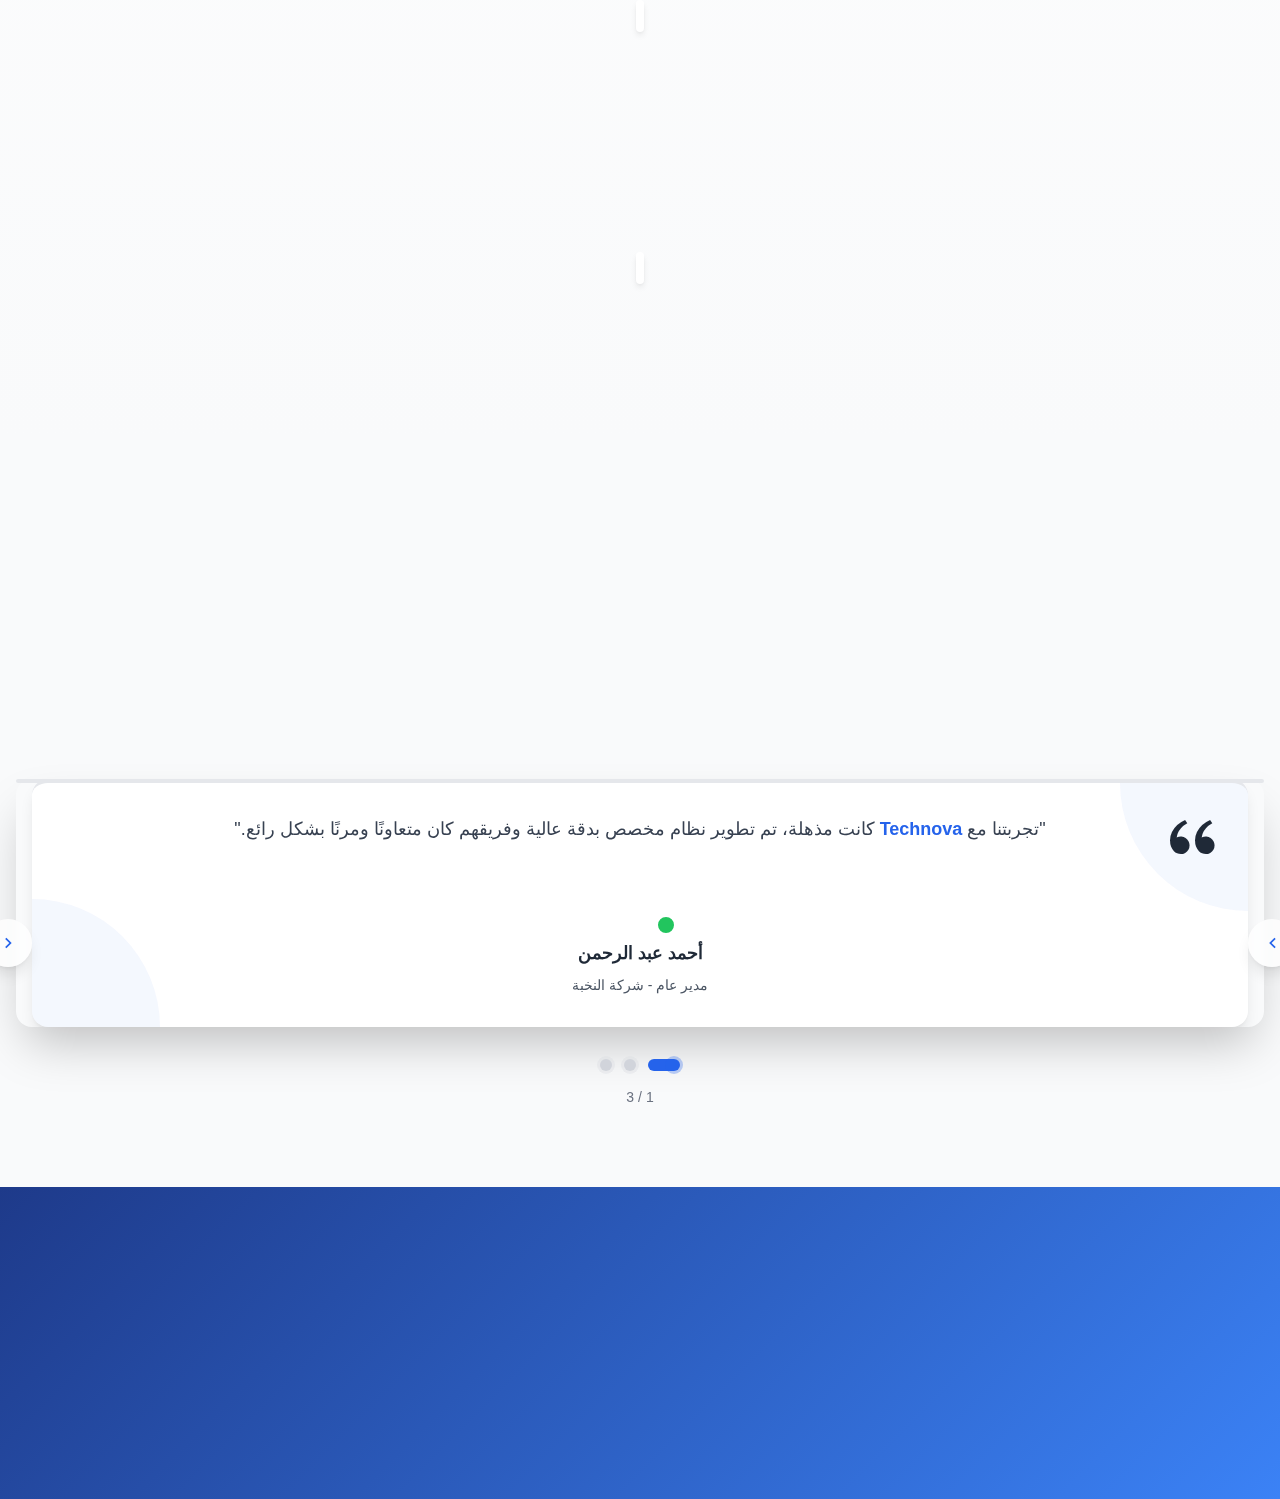
<file: about.html>
<!DOCTYPE html>
<html lang="ar" dir="rtl">

<head>
  <meta charset="UTF-8" />
  <meta name="viewport" content="width=device-width, initial-scale=1.0" />
  <title>من نحن - تكنوفا للبرمجيات</title>

  <meta name="description"
    content="تعرف على تكنوفا للبرمجيات - شركة رائدة في مجال تطوير الحلول البرمجية المتكاملة للشركات والطلاب" />
  <meta name="keywords" content="تكنوفا, عن الشركة, من نحن, برمجيات, حلول تقنية, فريق العمل" />

  <meta property="og:title" content="من نحن - تكنوفا للبرمجيات" />
  <meta property="og:description" content="شركة رائدة في مجال تطوير الحلول البرمجية المتكاملة للشركات والطلاب" />
  <meta property="og:image" content="https://technova.com/images/about-og.jpg" />
  <meta property="og:url" content="https://technova.com/about.html" />
  <meta property="og:type" content="website" />

  <link rel="icon" type="image/x-icon" href="./assets/images/logo.jpg" />

  <link rel="stylesheet" href="./assets/css/remixicon.css" />
  <script src="./assets/js/tailwind.js"></script>
  <link rel="stylesheet" href="./assets/css/colors.css" />
  <link rel="stylesheet" href="./assets/css/styles.css" />

  <!-- AOS Animation Library -->
  <link href="./assets/css/aos.css" rel="stylesheet" />
  <script src="./assets/js/aos.js"></script>

  <style>
    :root {
      --primary: #1e3a8a;
      --secondary: #3b82f6;
      --accent: #60a5fa;
    }

    body {
      font-family: "Segoe UI", "Helvetica Neue", Helvetica, Arial,
        "Noto Sans Kufi Arabic", "Noto Sans Arabic", "Droid Arabic Kufi",
        "Traditional Arabic", "Tahoma", sans-serif;
    }

    .gradient-bg {
      background: linear-gradient(135deg, var(--primary) 0%, var(--secondary) 100%);
    }

    .gradient-text {
      background: linear-gradient(90deg, var(--primary), var(--secondary));
      -webkit-background-clip: text;
      -webkit-text-fill-color: transparent;
      background-clip: text;
    }

    .timeline-line {
      background: linear-gradient(180deg, var(--primary) 0%, var(--secondary) 100%);
    }

    .team-card {
      transition: all 0.3s ease;
      border: 1px solid rgba(0, 0, 0, 0.05);
    }

    .team-card:hover {
      transform: translateY(-10px);
      box-shadow: 0 20px 40px rgba(0, 0, 0, 0.1);
    }

    .value-card {
      transition: all 0.3s ease;
      border: 2px solid transparent;
      background: linear-gradient(
        to bottom right,
        rgba(255, 255, 255, 0.05),
        rgba(255, 255, 255, 0.02)
      );
    }

    .value-card:hover {
      border-color: var(--primary);
      transform: translateY(-5px);
      box-shadow: 0 10px 20px rgba(0, 0, 0, 0.1);
    }

    .partner-logo {
      transition: all 0.3s ease;
      filter: grayscale(100%);
      opacity: 0.6;
    }

    .partner-logo:hover {
      filter: grayscale(0%);
      opacity: 1;
      transform: scale(1.1);
    }

    .testimonial-card {
      transition: all 0.3s ease;
    }

    .testimonial-card:hover {
      transform: translateY(-5px);
      box-shadow: 0 10px 20px rgba(0, 0, 0, 0.1);
    }

    .whatsapp-float {
      position: fixed;
      bottom: 20px;
      left: 20px;
      z-index: 100;
    }

    .lang-switch {
      position: absolute;
      top: 15px;
      left: 15px;
      z-index: 50;
    }

    .rtl-support {
      direction: rtl;
      text-align: right;
    }

    /* Animations */
    @keyframes float {
      0%,
      100% {
        transform: translateY(0px);
      }
      50% {
        transform: translateY(-10px);
      }
    }

    @keyframes pulse {
      0% {
        box-shadow: 0 0 0 0 rgba(59, 130, 246, 0.7);
      }
      70% {
        box-shadow: 0 0 0 10px rgba(59, 130, 246, 0);
      }
      100% {
        box-shadow: 0 0 0 0 rgba(59, 130, 246, 0);
      }
    }

    @keyframes slideInRight {
      from {
        transform: translateX(100px);
        opacity: 0;
      }
      to {
        transform: translateX(0);
        opacity: 1;
      }
    }

    @keyframes slideInLeft {
      from {
        transform: translateX(-100px);
        opacity: 0;
      }
      to {
        transform: translateX(0);
        opacity: 1;
      }
    }

    @keyframes fadeIn {
      from {
        opacity: 0;
      }
      to {
        opacity: 1;
      }
    }

    /* Custom scrollbar */
    ::-webkit-scrollbar {
      width: 8px;
    }

    ::-webkit-scrollbar-track {
      background: #f1f1f1;
    }

    ::-webkit-scrollbar-thumb {
      background: #888;
      border-radius: 4px;
    }

    ::-webkit-scrollbar-thumb:hover {
      background: #555;
    }

    /* Mobile optimizations */
    @media (max-width: 768px) {
      .hero-title {
        font-size: 2.5rem;
        line-height: 1.2;
      }
      
      .section-title {
        font-size: 1.875rem;
      }
      
      .card-padding {
        padding: 1.5rem;
      }
      
      .timeline-mobile {
        padding-right: 2rem;
      }
      
      .timeline-mobile::before {
        content: '';
        position: absolute;
        right: 0;
        top: 0;
        bottom: 0;
        width: 2px;
        background: linear-gradient(180deg, var(--primary) 0%, var(--secondary) 100%);
      }
      
      .timeline-dot-mobile {
        position: absolute;
        right: -6px;
        width: 14px;
        height: 14px;
        border-radius: 50%;
        background: var(--secondary);
        border: 3px solid white;
        box-shadow: 0 0 0 3px rgba(59, 130, 246, 0.2);
      }
    }

    /* Loading animation */
    .lazy-load {
      opacity: 0;
      transition: opacity 0.3s;
    }

    .lazy-load.loaded {
      opacity: 1;
    }
  </style>
</head>

<body class="bg-gray-50 text-gray-800 rtl-support">
  <div id="header-container"></div>

  
  <!-- Hero Section -->
  <section class="py-16 bg-gradient-to-b from-gray-50 to-white shadow-sm border-b border-gray-100 relative overflow-hidden">
    <!-- Floating background glow -->
    <div class="absolute inset-0 bg-[radial-gradient(ellipse_at_center,rgba(56,189,248,0.1),transparent)]"></div>
  
    <div class="max-w-6xl mx-auto px-4 relative z-10 text-center">
      <h1 class="text-4xl md:text-6xl font-bold mb-6 hero-title" data-aos="fade-up">
        من نحن
      </h1>
      <p class="text-lg md:text-xl text-gray-600 max-w-2xl mx-auto leading-relaxed" data-aos="fade-up"
        data-aos-delay="100">
        نحن <span class="text-primary font-semibold">TECHNOVA</span> – حيث
        تلتقي الفكرة بالإبداع والتقنية. نبني أنظمة ذكية، تطبيقات متكاملة،
        وتجارب رقمية تضع عملاءنا في قلب المستقبل.
      </p>
      <div class="mt-8" data-aos="fade-up" data-aos-delay="200">
        <a href="#our-story"
          class="btn-cta px-6 py-3 rounded-full text-base md:text-lg font-semibold hover:opacity-90 transition bg-white text-lg inline-block">
          اكتشف رحلتنا
        </a>
      </div>
    </div>
  </section>



  <!-- Company Story Section -->
  <section class="py-16 md:py-20 bg-white relative overflow-hidden">
    <div class="absolute inset-0">
      <div class="absolute -top-20 -right-20 w-72 h-72 bg-primary/5 rounded-full blur-3xl"></div>
      <div class="absolute bottom-0 -left-20 w-72 h-72 bg-secondary/5 rounded-full blur-3xl"></div>
    </div>

    <div class="max-w-7xl mx-auto px-4 relative z-10">
      <div class="grid md:grid-cols-2 gap-8 md:gap-12 items-center">
        <!-- Text Content -->
        <div data-aos="fade-right">
          <h2 class="text-3xl md:text-4xl font-bold text-gray-900 mb-6 leading-snug">
            قصة <span class="text-primary">TECHNOVA</span> للبرمجيات
          </h2>
          <p class="text-gray-700 mb-4 leading-relaxed text-base md:text-lg">
            وُلدت فكرة <strong>TECHNOVA</strong> من حلم طلاب جامعيين عام
            <strong>2021</strong> أرادوا تحويل شغفهم بالتقنية إلى واقعٍ يُحدث
            فرقًا حقيقيًا. بدأنا بخطوات بسيطة ومشاريع طلابية صغيرة، لكن برؤيةٍ
            كبيرة: أن نصنع حلولًا رقمية تفوق التوقعات وتُلهم الآخرين.
          </p>
          <p class="text-gray-700 mb-6 leading-relaxed text-base md:text-lg">
            خلال فترة وجيزة، تحولت الفكرة إلى شركة متكاملة تقدّم كل ما يحتاجه
            العالم الرقمي من
            <span class="font-semibold text-primary">تصميم وبرمجة مواقع، تطوير تطبيقات، أنظمة ذكية، حلول إلكترونية،
              وتسويق رقمي</span>. توسع فريقنا ليشمل نخبة من المبرمجين والمبدعين الذين يربطهم هدف
            واحد:
            <span class="text-secondary font-semibold">تمكين الأفراد والشركات من النجاح عبر التكنولوجيا.</span>
          </p>
          <div class="grid grid-cols-2 gap-4 md:gap-6 mb-8">
            <div class="text-center p-3 md:p-4 bg-primary/10 rounded-xl" data-aos="fade-up" data-aos-delay="100">
              <div class="text-2xl md:text-3xl font-bold text-primary mb-1">+70</div>
              <div class="text-gray-600 text-sm md:text-base">مشروع ناجح</div>
            </div>
            <div class="text-center p-3 md:p-4 bg-primary/10 rounded-xl" data-aos="fade-up" data-aos-delay="200">
              <div class="text-2xl md:text-3xl font-bold text-primary mb-1">+49</div>
              <div class="text-gray-600 text-sm md:text-base">عميل راضٍ</div>
            </div>
            <div class="text-center p-3 md:p-4 bg-primary/10 rounded-xl" data-aos="fade-up" data-aos-delay="300">
              <div class="text-2xl md:text-3xl font-bold text-primary mb-1">+4</div>
              <div class="text-gray-600 text-sm md:text-base">سنوات من النمو</div>
            </div>
            <div class="text-center p-3 md:p-4 bg-primary/10 rounded-xl" data-aos="fade-up" data-aos-delay="400">
              <div class="text-2xl md:text-3xl font-bold text-primary mb-1">+20</div>
              <div class="text-gray-600 text-sm md:text-base">عضو في الفريق</div>
            </div>
          </div>
          <a href="https://wa.me/967737127316"
            class="bg-primary text-white px-6 py-3 rounded-full font-semibold shadow-md hover:bg-secondary transition-all inline-block"
            data-aos="fade-up" data-aos-delay="500">
            انضم إلى رحلتنا
          </a>
        </div>

        <!-- Image Side -->
        <div data-aos="fade-left">
          <img src="./assets/images/logo.jpg" alt="فريق تكنوفا أثناء العمل"
            class="rounded-2xl md:rounded-3xl shadow-xl md:shadow-2xl w-full object-cover lazy-load" />
        </div>
      </div>
    </div>
  </section>

  <!-- Mission & Vision Section -->
  <section id="our-mission-vision"
    class="relative py-16 md:py-24 bg-gradient-to-br from-primary/5 via-white to-secondary/5 overflow-hidden">
    <!-- Background Decoration -->
    <div class="absolute top-0 right-0 w-80 h-80 bg-primary/10 rounded-full blur-3xl"></div>
    <div class="absolute bottom-0 left-0 w-96 h-96 bg-secondary/10 rounded-full blur-3xl"></div>

    <!-- Light Pattern Shapes -->
    <div class="absolute inset-0 opacity-5">
      <div class="absolute top-10 left-10 text-primary">
        <svg width="100" height="100" viewBox="0 0 100 100" fill="currentColor">
          <path d="M50,5 L95,50 L50,95 L5,50 Z" />
        </svg>
      </div>
      <div class="absolute bottom-10 right-10 text-secondary">
        <svg width="80" height="80" viewBox="0 0 80 80" fill="currentColor">
          <circle cx="40" cy="40" r="35" />
        </svg>
      </div>
    </div>

    <div class="max-w-7xl mx-auto px-4 relative z-10">
      <!-- Section Header -->
      <div class="text-center mb-12" data-aos="fade-up">
        <div
          class="inline-flex items-center justify-center w-16 h-16 bg-gradient-to-tr from-primary to-secondary rounded-full mb-4">
          <i class="ri-lightbulb-flash-line text-blue-500 text-2xl"></i>
        </div>
        <h2 class="text-3xl md:text-4xl font-bold text-gray-800 mb-4">رؤيتنا ورسالتنا</h2>
        <div class="w-24 h-1 bg-gradient-to-r from-primary to-secondary mx-auto mb-4"></div>
        <p class="text-gray-600 text-base md:text-lg max-w-2xl mx-auto leading-relaxed">
          في <span class="text-primary font-semibold">تكنوفا</span>، نؤمن أن
          التقنية هي القوة المحركة للتطور — نعيد صياغة المفهوم التقليدي
          للبرمجيات لتصبح تجربة تلهم، تُبسّط، وتُحدث فرقًا حقيقيًا.
        </p>
      </div>

      <!-- Vision & Mission Cards -->
      <div class="grid md:grid-cols-2 gap-6 md:gap-10">
        <!-- Vision -->
        <div
          class="group bg-white/90 backdrop-blur-sm p-6 md:p-10 rounded-2xl md:rounded-3xl shadow-lg md:shadow-xl hover:shadow-2xl transition-all duration-500 border-t-4 border-primary relative overflow-hidden"
          data-aos="fade-right">
          <div class="absolute top-0 right-0 w-32 h-32 bg-primary/5 rounded-bl-full"></div>
          <div
            class="w-16 h-16 md:w-20 md:h-20 mx-auto mb-4 md:mb-6 bg-gradient-to-tr from-primary to-primary/70 text-white rounded-xl md:rounded-2xl flex items-center justify-center transform group-hover:scale-110 transition-transform duration-500 shadow-lg relative z-10">
            <i class="ri-eye-2-line text-2xl md:text-3xl text-blue-500"></i>
          </div>
          <h3 class="text-xl md:text-2xl font-bold text-gray-800 mb-3 md:mb-4 text-center relative z-10">
            رؤيتنا
          </h3>
          <p class="text-gray-600 text-center leading-relaxed text-sm md:text-base relative z-10">
            أن نصبح الوجهة الأولى للحلول الرقمية الذكية في العالم العربي، حيث
            تلتقي التقنية بالإبداع لتبني مستقبلًا رقميًا أكثر كفاءة وإنسانية.
            نحن نطمح لأن تكون
            <span class="text-primary font-semibold">Technova</span> مرادفًا
            للابتكار والثقة في كل تجربة رقمية.
          </p>
          <div
            class="absolute bottom-0 left-0 right-0 h-1 bg-gradient-to-r from-transparent via-primary to-transparent transform scale-x-0 group-hover:scale-x-100 transition-transform duration-500">
          </div>
        </div>

        <!-- Mission -->
        <div
          class="group bg-white/90 backdrop-blur-sm p-6 md:p-10 rounded-2xl md:rounded-3xl shadow-lg md:shadow-xl hover:shadow-2xl transition-all duration-500 border-t-4 border-primary relative overflow-hidden"
          data-aos="fade-left">
          <div class="absolute top-0 left-0 w-32 h-32 bg-secondary/5 rounded-br-full"></div>
          <div
            class="w-16 h-16 md:w-20 md:h-20 mx-auto mb-4 md:mb-6 bg-gradient-to-tr from-secondary to-secondary/70 text-white rounded-xl md:rounded-2xl flex items-center justify-center transform group-hover:scale-110 transition-transform duration-500 shadow-lg relative z-10">
            <i class="ri-rocket-line text-2xl md:text-3xl text-blue-500"></i>
          </div>
          <h3 class="text-xl md:text-2xl font-bold text-gray-800 mb-3 md:mb-4 text-center relative z-10">
            رسالتنا
          </h3>
          <p class="text-gray-600 text-center leading-relaxed text-sm md:text-base relative z-10">
            نساعد المؤسسات وروّاد الأعمال على تحقيق طموحاتهم بثقة عبر حلول
            برمجية متكاملة، مصممة بعناية لتواكب احتياجات السوق وتفوق التوقعات.
            رسالتنا أن نحول الأفكار إلى منتجات رقمية تُحدث أثرًا حقيقيًا،
            تقودها
            <span class="text-secondary font-semibold">الابتكار، الدقة، والتجربة الإنسانية.</span>
          </p>
          <div
            class="absolute bottom-0 left-0 right-0 h-1 bg-gradient-to-r from-transparent via-secondary to-transparent transform scale-x-0 group-hover:scale-x-100 transition-transform duration-500">
          </div>
        </div>
      </div>

      <!-- Bottom Decoration -->
      <div class="flex justify-center mt-8 md:mt-12 space-x-4 space-x-reverse">
        <div class="w-2 h-2 rounded-full bg-primary/60"></div>
        <div class="w-2 h-2 rounded-full bg-secondary/60"></div>
        <div class="w-2 h-2 rounded-full bg-primary/60"></div>
      </div>
    </div>
  </section>

  <!-- Core Values Section -->
  <section class="relative py-16 md:py-20 bg-gradient-to-b from-white via-gray-50 to-white overflow-hidden">
    <div class="absolute top-0 left-0 w-64 h-64 bg-primary/5 rounded-full blur-3xl opacity-70 -z-10"></div>
    <div class="absolute bottom-0 right-0 w-64 h-64 bg-primary/10 rounded-full blur-3xl opacity-50 -z-10"></div>

    <div class="max-w-7xl mx-auto px-4 md:px-6">
      <!-- Header -->
      <div class="text-center mb-12" data-aos="fade-up">
        <h2 class="text-3xl md:text-4xl font-extrabold text-gray-800 mb-4 tracking-tight">
          قيمنا الأساسية
        </h2>
        <div class="w-24 h-1 bg-primary mx-auto mb-6 rounded-full"></div>
        <p class="text-gray-600 text-base md:text-lg max-w-2xl mx-auto leading-relaxed">
          نستلهم قيمنا من شغفنا بالابتكار والتفاني في تقديم حلول رقمية تصنع
          الفرق.
        </p>
      </div>

      <!-- Value Cards -->
      <div class="grid grid-cols-1 sm:grid-cols-2 lg:grid-cols-4 gap-6 md:gap-8">
        <!-- Card 1 -->
        <div
          class="group bg-white shadow-md hover:shadow-xl transition-all duration-500 p-6 md:p-8 rounded-xl md:rounded-2xl text-center border border-transparent hover:border-primary/20"
          data-aos="fade-up" data-aos-delay="100">
          <div
            class="w-16 h-16 md:w-20 md:h-20 bg-primary/10 text-primary rounded-xl md:rounded-2xl flex items-center justify-center mx-auto mb-4 md:mb-6 group-hover:bg-primary group-hover:text-white transition-all duration-500">
            <i class="ri-vip-crown-line text-2xl md:text-3xl"></i>
          </div>
          <h3 class="text-xl md:text-2xl font-semibold text-gray-800 mb-3">
            الاحترافية
          </h3>
          <p class="text-gray-600 leading-relaxed text-sm md:text-base">
            نعمل وفق معايير عالمية تضمن الكفاءة والتميز في كل خطوة من رحلتنا
            مع العميل.
          </p>
        </div>

        <!-- Card 2 -->
        <div
          class="group bg-white shadow-md hover:shadow-xl transition-all duration-500 p-6 md:p-8 rounded-xl md:rounded-2xl text-center border border-transparent hover:border-primary/20"
          data-aos="fade-up" data-aos-delay="200">
          <div
            class="w-16 h-16 md:w-20 md:h-20 bg-primary/10 text-primary rounded-xl md:rounded-2xl flex items-center justify-center mx-auto mb-4 md:mb-6 group-hover:bg-primary group-hover:text-white transition-all duration-500">
            <i class="ri-lightbulb-flash-line text-2xl md:text-3xl"></i>
          </div>
          <h3 class="text-xl md:text-2xl font-semibold text-gray-800 mb-3">الابتكار</h3>
          <p class="text-gray-600 leading-relaxed text-sm md:text-base">
            نسعى لإعادة تعريف الحلول التقنية عبر أفكار مبتكرة تُلهم وتحقق
            نتائج ملموسة.
          </p>
        </div>

        <!-- Card 3 -->
        <div
          class="group bg-white shadow-md hover:shadow-xl transition-all duration-500 p-6 md:p-8 rounded-xl md:rounded-2xl text-center border border-transparent hover:border-primary/20"
          data-aos="fade-up" data-aos-delay="300">
          <div
            class="w-16 h-16 md:w-20 md:h-20 bg-primary/10 text-primary rounded-xl md:rounded-2xl flex items-center justify-center mx-auto mb-4 md:mb-6 group-hover:bg-primary group-hover:text-white transition-all duration-500">
            <i class="ri-shield-star-line text-2xl md:text-3xl"></i>
          </div>
          <h3 class="text-xl md:text-2xl font-semibold text-gray-800 mb-3">الجودة</h3>
          <p class="text-gray-600 leading-relaxed text-sm md:text-base">
            نضمن تقديم خدمات ومنتجات بمعايير تفوق التوقعات، لأن الجودة ليست
            خيارًا بل التزام.
          </p>
        </div>

        <!-- Card 4 -->
        <div
          class="group bg-white shadow-md hover:shadow-xl transition-all duration-500 p-6 md:p-8 rounded-xl md:rounded-2xl text-center border border-transparent hover:border-primary/20"
          data-aos="fade-up" data-aos-delay="400">
          <div
            class="w-16 h-16 md:w-20 md:h-20 bg-primary/10 text-primary rounded-xl md:rounded-2xl flex items-center justify-center mx-auto mb-4 md:mb-6 group-hover:bg-primary group-hover:text-white transition-all duration-500">
            <i class="ri-hand-heart-line text-2xl md:text-3xl"></i>
          </div>
          <h3 class="text-xl md:text-2xl font-semibold text-gray-800 mb-3">الشراكة</h3>
          <p class="text-gray-600 leading-relaxed text-sm md:text-base">
            نبني علاقات قائمة على الثقة والنجاح المشترك لتحقيق أهداف عملائنا
            المستدامة.
          </p>
        </div>
      </div>
    </div>
  </section>

  <!-- Our Team Section -->
  <section class="py-16 md:py-24 bg-gray-50 relative overflow-hidden">
    <!-- Background Decorations -->
    <div class="absolute top-0 left-0 w-80 h-80 bg-primary/5 rounded-full blur-3xl -z-10"></div>
    <div class="absolute bottom-0 right-0 w-96 h-96 bg-secondary/10 rounded-full blur-3xl -z-10"></div>

    <div class="max-w-7xl mx-auto px-4 md:px-6">
      <!-- Section Header -->
      <div class="text-center mb-12" data-aos="fade-up">
        <h2 class="text-3xl md:text-4xl font-extrabold text-gray-800 mb-4 tracking-tight">
          فريق عملنا
        </h2>
        <div class="w-24 h-1 bg-gradient-to-r from-primary to-secondary mx-auto mb-6 rounded-full"></div>
        <p class="text-gray-600 text-base md:text-lg max-w-2xl mx-auto leading-relaxed">
          في Technova، نقود الابتكار بروح الفريق. كل فرد منّا يلعب دورًا أساسيًا
          في بناء حلول تكنولوجية تُحدث فرقًا حقيقيًا.
        </p>
      </div>

      <!-- CEO (Center Focus) -->
      <div class="text-center mb-16" data-aos="zoom-in">
        <div class="relative inline-block">
          <div
            class="absolute -inset-1 rounded-full bg-gradient-to-tr from-primary to-secondary blur-lg opacity-30 group-hover:opacity-60 transition-all duration-500">
          </div>
          <img src="./assets/images/nader.png" alt="نادر وضاح - المدير التنفيذي ومدير المشاريع في تكنوفا"
            class="w-36 h-36 md:w-48 md:h-48 object-cover rounded-full mx-auto border-4 border-primary/20 hover:border-primary/60 transition-all duration-500 relative z-10 shadow-xl lazy-load" />
        </div>
        <h3 class="text-xl md:text-2xl font-bold text-gray-800 mt-4 md:mt-6 mb-2">نــادر وضــاح</h3>
        <p class="text-primary font-semibold text-base md:text-lg">
          المدير التنفيذي ومدير المشاريع
        </p>
        <p class="text-gray-600 max-w-xl mx-auto mt-3 md:mt-4 text-sm md:text-base">
          يقود Technova برؤية تجمع بين الإبداع والتقنية لتصميم أنظمة متكاملة
          تُلهم التطور وتبني مستقبلًا رقميًا أكثر ذكاءً.
        </p>
      </div>

      <!-- Engineers Container with Horizontal Scroll for Mobile -->
      <div class="relative">
        <!-- Scroll Indicator for Mobile -->
        <div class="lg:hidden flex justify-center mb-4">
          <div class="bg-gray-200 rounded-full p-1 flex items-center space-x-1 space-x-reverse">
            <div class="bg-primary rounded-full w-6 h-6 flex items-center justify-center text-white text-xs">
              <i class="ri-arrow-left-s-line"></i>
            </div>
            <span class="text-xs text-gray-600 px-2">اسحب لليمين</span>
          </div>
        </div>

        <!-- Engineers Grid with Horizontal Scroll for Mobile -->
        <div class="flex flex-row lg:grid lg:grid-cols-4 gap-6 md:gap-8 overflow-x-auto pb-4 lg:pb-0 scrollbar-hide">
          <!-- Mohammed -->
          <div
            class="group bg-white rounded-xl md:rounded-2xl shadow-md hover:shadow-xl p-4 md:p-6 text-center transition-all duration-500 hover:-translate-y-2 flex-shrink-0 w-72 sm:w-80 lg:w-full"
            data-aos="fade-up" data-aos-delay="100">
            <img src="./assets/images/Mohammed.jpg" alt="المهندس محمد - مهندس برمجيات في تكنوفا"
              class="w-32 h-32 md:w-36 md:h-36 object-cover rounded-full mx-auto mb-3 md:mb-4 border-4 border-primary/10 group-hover:border-primary transition-all duration-500 lazy-load" />
            <h3 class="text-lg md:text-xl font-bold text-gray-800 mb-1">المهندس محمد</h3>
            <p class="text-primary font-medium mb-2 md:mb-3 text-sm md:text-base">مهندس برمجيات</p>
            <p class="text-gray-600 text-sm leading-relaxed">
              يطوّر أنظمة متكاملة تربط بين البرمجيات والأجهزة لتقديم حلول ذكية ومستقرة.
            </p>
          </div>
          <!-- Abdulaziz -->
          <div
            class="group bg-white rounded-xl md:rounded-2xl shadow-md hover:shadow-xl p-4 md:p-6 text-center transition-all duration-500 hover:-translate-y-2 flex-shrink-0 w-72 sm:w-80 lg:w-full"
            data-aos="fade-up" data-aos-delay="400">
            <img src="./assets/images/Abdulaziz.jpg" alt="المهندس عبد العزيز - مهندس ميكاترونكس في تكنوفا"
              class="w-32 h-32 md:w-36 md:h-36 object-cover rounded-full mx-auto mb-3 md:mb-4 border-4 border-primary/10 group-hover:border-primary transition-all duration-500 lazy-load" />
            <h3 class="text-lg md:text-xl font-bold text-gray-800 mb-1">المهندس عبد العزيز</h3>
            <p class="text-primary font-medium mb-2 md:mb-3 text-sm md:text-base">مهندس ميكاترونكس</p>
            <p class="text-gray-600 text-sm leading-relaxed">
              يدمج بين الهندسة الميكانيكية والإلكترونية لتطوير أنظمة ذكية دقيقة الأداء.
            </p>
          </div>
          <!-- Saeed -->
          <div
            class="group bg-white rounded-xl md:rounded-2xl shadow-md hover:shadow-xl p-4 md:p-6 text-center transition-all duration-500 hover:-translate-y-2 flex-shrink-0 w-72 sm:w-80 lg:w-full"
            data-aos="fade-up" data-aos-delay="200">
            <img src="./assets/images/Saeed.jpg" alt="المهندس سعيد - مهندس نظم في تكنوفا"
              class="w-32 h-32 md:w-36 md:h-36 object-cover rounded-full mx-auto mb-3 md:mb-4 border-4 border-primary/10 group-hover:border-primary transition-all duration-500 lazy-load" />
            <h3 class="text-lg md:text-xl font-bold text-gray-800 mb-1">المهندس سعيد</h3>
            <p class="text-primary font-medium mb-2 md:mb-3 text-sm md:text-base">مهندس نظم</p>
            <p class="text-gray-600 text-sm leading-relaxed">
              يضمن كفاءة الأنظمة ويدير تكامل البيانات لتحقيق أداء مستدام وموثوق.
            </p>
          </div>

          <!-- Ashraf -->
          <div
            class="group bg-white rounded-xl md:rounded-2xl shadow-md hover:shadow-xl p-4 md:p-6 text-center transition-all duration-500 hover:-translate-y-2 flex-shrink-0 w-72 sm:w-80 lg:w-full"
            data-aos="fade-up" data-aos-delay="300">
            <img src="./assets/images/Ashraf.jpg" alt="المهندس أشرف - مهندس واجهات وتجربة المستخدم في تكنوفا"
              class="w-32 h-32 md:w-36 md:h-36 object-cover rounded-full mx-auto mb-3 md:mb-4 border-4 border-primary/10 group-hover:border-primary transition-all duration-500 lazy-load" />
            <h3 class="text-lg md:text-xl font-bold text-gray-800 mb-1">المهندس أشرف</h3>
            <p class="text-primary font-medium mb-2 md:mb-3 text-sm md:text-base">مهندس واجهات وتجربة المستخدم</p>
            <p class="text-gray-600 text-sm leading-relaxed">
              يصمم واجهات تفاعلية وأنيقة توازن بين الجمال وسهولة الاستخدام.
            </p>
          </div>
        </div>
      </div>
    </div>

    <!-- Custom CSS for hiding scrollbar -->
    <style>
      .scrollbar-hide {
        -ms-overflow-style: none;
        scrollbar-width: none;
      }

      .scrollbar-hide::-webkit-scrollbar {
        display: none;
      }
    </style>
  </section>

  <!-- Timeline Section -->
  <section class="py-20 bg-gradient-to-b from-white to-gray-50 relative overflow-hidden" id="our-story">
    <div
      class="absolute inset-0 opacity-5 bg-[url('https://www.toptal.com/designers/subtlepatterns/uploads/double-bubble-outline.png')]">
    </div>

    <div class="max-w-7xl mx-auto px-4 relative">
      <div class="text-center mb-16" data-aos="fade-up">
        <h2 class="text-4xl font-bold text-gray-800 mb-4">رحلتنا</h2>
        <div class="w-24 h-1 bg-primary mx-auto mb-6 rounded-full"></div>
        <p class="text-gray-600 max-w-2xl mx-auto leading-relaxed text-lg">
          منذ انطلاقتنا في عام 2021، وضعنا حجر الأساس لرؤية طموحة في عالم البرمجيات —
          لنصبح الاسم الأول في التحول الرقمي وصناعة الحلول الذكية في المنطقة.
        </p>
      </div>

      <!-- Desktop Timeline -->
      <div class="hidden md:block relative">
        <div class="absolute right-1/2 transform translate-x-1/2 h-full w-1 bg-primary/20 rounded-full"></div>

        <div class="space-y-16">
          <!-- 2021 -->
          <div class="flex items-center">
            <div class="md:w-1/2 md:pr-8 text-right" data-aos="fade-right">
              <div class="bg-white p-8 rounded-xl shadow-md hover:shadow-xl transition-shadow duration-300">
                <h3 class="text-xl font-bold text-gray-800 mb-2">2021</h3>
                <h4 class="text-lg font-semibold text-primary mb-2">تأسيس Technova</h4>
                <p class="text-gray-600 leading-relaxed">
                  انطلقت Technova كمبادرة طموحة يقودها فريق صغير من المطورين بخبرة عالية وشغف كبير
                  لتطوير حلول برمجية مبتكرة تخدم السوق المحلي والإقليمي.
                </p>
              </div>
            </div>
            <div class="md:w-0 flex justify-center">
              <div class="w-8 h-8 bg-primary rounded-full border-4 border-white shadow-md"></div>
            </div>
            <div class="md:w-1/2 md:pl-8"></div>
          </div>

          <!-- 2022 -->
          <div class="flex items-center">
            <div class="md:w-1/2 md:pr-8"></div>
            <div class="md:w-0 flex justify-center">
              <div class="w-8 h-8 bg-primary rounded-full border-4 border-white shadow-md"></div>
            </div>
            <div class="md:w-1/2 md:pl-8" data-aos="fade-left">
              <div class="bg-white p-8 rounded-xl shadow-md hover:shadow-xl transition-shadow duration-300">
                <h3 class="text-xl font-bold text-gray-800 mb-2">2022</h3>
                <h4 class="text-lg font-semibold text-primary mb-2">التوسع في المشاريع</h4>
                <p class="text-gray-600 leading-relaxed">
                  بدأنا بتنفيذ مشاريع كبرى في مجالات إدارة الفنادق، الأنظمة الذكية، وتطبيقات الأعمال،
                  مما عزز سمعتنا كشركة تقدم حلولًا عملية وفعالة.
                </p>
              </div>
            </div>
          </div>

          <!-- 2023 -->
          <div class="flex items-center">
            <div class="md:w-1/2 md:pr-8 text-right" data-aos="fade-right">
              <div class="bg-white p-8 rounded-xl shadow-md hover:shadow-xl transition-shadow duration-300">
                <h3 class="text-xl font-bold text-gray-800 mb-2">2023</h3>
                <h4 class="text-lg font-semibold text-primary mb-2">إطلاق الهوية الرقمية</h4>
                <p class="text-gray-600 leading-relaxed">
                  أطلقنا الهوية الجديدة لعلامتنا التجارية Technova،
                  ووسعنا خدماتنا لتشمل تطوير تطبيقات الهواتف الذكية وحلول التكامل الذكي بين الأنظمة.
                </p>
              </div>
            </div>
            <div class="md:w-0 flex justify-center">
              <div class="w-8 h-8 bg-primary rounded-full border-4 border-white shadow-md"></div>
            </div>
            <div class="md:w-1/2 md:pl-8"></div>
          </div>

          <!-- 2024 -->
          <div class="flex items-center">
            <div class="md:w-1/2 md:pr-8"></div>
            <div class="md:w-0 flex justify-center">
              <div class="w-8 h-8 bg-primary rounded-full border-4 border-white shadow-md"></div>
            </div>
            <div class="md:w-1/2 md:pl-8" data-aos="fade-left">
              <div class="bg-white p-8 rounded-xl shadow-md hover:shadow-xl transition-shadow duration-300">
                <h3 class="text-xl font-bold text-gray-800 mb-2">2024</h3>
                <h4 class="text-lg font-semibold text-primary mb-2">الريادة في التحول الرقمي</h4>
                <p class="text-gray-600 leading-relaxed">
                  نفذنا أكثر من 150 مشروعًا ناجحًا مع نسبة رضا عملاء تفوق 97%،
                  وأصبحنا شركاء في تطوير حلول رقمية لقطاعات حيوية كالكهرباء والمياه والتعليم.
                </p>
              </div>
            </div>
          </div>

          <!-- 2025 -->
          <div class="flex items-center">
            <div class="md:w-1/2 md:pr-8 text-right" data-aos="fade-right">
              <div class="bg-white p-8 rounded-xl shadow-md hover:shadow-xl transition-shadow duration-300">
                <h3 class="text-xl font-bold text-gray-800 mb-2">2025</h3>
                <h4 class="text-lg font-semibold text-primary mb-2">الابتكار نحو المستقبل</h4>
                <p class="text-gray-600 leading-relaxed">
                  نواصل رحلتنا لنصبح مركزًا تقنيًا رائدًا في الشرق الأوسط،
                  من خلال الاستثمار في الذكاء الاصطناعي وحلول إنترنت الأشياء،
                  لتحقيق مستقبل أكثر ذكاءً واتصالًا.
                </p>
              </div>
            </div>
            <div class="md:w-0 flex justify-center">
              <div class="w-8 h-8 bg-primary rounded-full border-4 border-white shadow-md"></div>
            </div>
            <div class="md:w-1/2 md:pl-8"></div>
          </div>
        </div>
      </div>

      <!-- Mobile Timeline -->
      <div class="md:hidden space-y-6 mt-10">
        <div class="bg-white p-6 rounded-lg shadow-md border-r-4 border-primary" data-aos="fade-up">
          <h3 class="text-lg font-bold text-gray-800 mb-1">2021</h3>
          <h4 class="text-base font-semibold text-primary mb-2">تأسيس Technova</h4>
          <p class="text-gray-600 text-sm">
            انطلقنا بفريق شغوف هدفه إحداث فرق حقيقي في عالم البرمجيات.
          </p>
        </div>

        <div class="bg-white p-6 rounded-lg shadow-md border-r-4 border-primary" data-aos="fade-up"
          data-aos-delay="100">
          <h3 class="text-lg font-bold text-gray-800 mb-1">2022</h3>
          <h4 class="text-base font-semibold text-primary mb-2">التوسع في المشاريع</h4>
          <p class="text-gray-600 text-sm">
            توسعنا في تقديم حلول مبتكرة في إدارة الأنظمة والتطبيقات الذكية.
          </p>
        </div>

        <div class="bg-white p-6 rounded-lg shadow-md border-r-4 border-primary" data-aos="fade-up"
          data-aos-delay="200">
          <h3 class="text-lg font-bold text-gray-800 mb-1">2023</h3>
          <h4 class="text-base font-semibold text-primary mb-2">إطلاق الهوية الرقمية</h4>
          <p class="text-gray-600 text-sm">
            عززنا حضورنا الرقمي وأطلقنا مشاريع جديدة بهوية عصرية.
          </p>
        </div>

        <div class="bg-white p-6 rounded-lg shadow-md border-r-4 border-primary" data-aos="fade-up"
          data-aos-delay="300">
          <h3 class="text-lg font-bold text-gray-800 mb-1">2024</h3>
          <h4 class="text-base font-semibold text-primary mb-2">التحول الرقمي</h4>
          <p class="text-gray-600 text-sm">
            ساعدنا العشرات من المؤسسات على التحول الرقمي الكامل.
          </p>
        </div>

        <div class="bg-white p-6 rounded-lg shadow-md border-r-4 border-primary" data-aos="fade-up"
          data-aos-delay="400">
          <h3 class="text-lg font-bold text-gray-800 mb-1">2025</h3>
          <h4 class="text-base font-semibold text-primary mb-2">الابتكار نحو المستقبل</h4>
          <p class="text-gray-600 text-sm">
            نستعد لتوسيع خدماتنا في الذكاء الاصطناعي وإنترنت الأشياء.
          </p>
        </div>
      </div>
    </div>
  </section>

  <!-- Testimonials Section -->
  <section class="py-20 bg-gradient-to-br from-primary/5 via-white to-secondary/5 relative overflow-hidden">
    <!-- Soft Background Glow -->
    <div class="absolute inset-0 overflow-hidden">
      <div class="absolute top-10 right-20 w-64 h-64 bg-primary/10 rounded-full blur-3xl animate-pulse"></div>
      <div class="absolute bottom-10 left-20 w-72 h-72 bg-secondary/10 rounded-full blur-3xl animate-pulse delay-2000">
      </div>
    </div>

    <div class="max-w-7xl mx-auto px-4 relative z-10">
      <!-- Section Header -->
      <div class="text-center mb-16" data-aos="fade-up">
        <div
          class="inline-flex items-center justify-center w-16 h-16 bg-gradient-to-tr from-primary to-secondary rounded-full mb-4 shadow-md">
          <i class="ri-user-star-line text-white text-2xl"></i>
        </div>
        <h2 class="text-4xl font-bold text-gray-800 mb-4">آراء عملائنا</h2>
        <div class="w-24 h-1 bg-gradient-to-r from-primary to-secondary mx-auto mb-6 rounded-full"></div>
        <p class="text-gray-600 text-lg max-w-2xl mx-auto leading-relaxed">
          نفتخر بثقة عملائنا الذين اختبروا الفرق معنا — الجودة، الالتزام، والإبداع في كل تفصيل.
        </p>
      </div>

      <!-- Testimonials Slider -->
      <div class="relative">
        <!-- Progress Bar -->
        <div class="absolute top-0 left-0 right-0 h-1 bg-gray-200 rounded-full overflow-hidden z-20">
          <div id="progress-bar"
            class="h-full bg-gradient-to-r from-primary to-secondary rounded-full transition-all duration-300 ease-linear"
            style="width: 33.33%"></div>
        </div>

        <!-- Navigation Buttons -->
        <button id="prev-testimonial"
          class="absolute top-1/2 -right-4 md:-right-8 transform -translate-y-1/2 z-20 bg-white/80 backdrop-blur-sm text-primary w-12 h-12 rounded-full shadow-lg flex items-center justify-center hover:bg-primary hover:text-white transition-all duration-300 hover:scale-110">
          <i class="ri-arrow-left-s-line text-xl"></i>
        </button>
        <button id="next-testimonial"
          class="absolute top-1/2 -left-4 md:-left-8 transform -translate-y-1/2 z-20 bg-white/80 backdrop-blur-sm text-primary w-12 h-12 rounded-full shadow-lg flex items-center justify-center hover:bg-primary hover:text-white transition-all duration-300 hover:scale-110">
          <i class="ri-arrow-right-s-line text-xl"></i>
        </button>

        <!-- Slider Container -->
        <div class="overflow-hidden rounded-2xl shadow-2xl">
          <div id="testimonials-container" class="flex transition-all duration-1000 ease-out">

            <!-- Testimonial 1 -->
            <div class="w-full flex-shrink-0 px-4">
              <div
                class="bg-white rounded-2xl shadow-lg hover:shadow-2xl p-8 h-full text-center transition-all duration-500 hover:-translate-y-2 border-t-4 border-primary/80 relative overflow-hidden group">
                <!-- Background Pattern -->
                <div class="absolute inset-0 opacity-5">
                  <div class="absolute top-0 right-0 w-64 h-64 bg-primary rounded-full -translate-y-32 translate-x-32">
                  </div>
                  <div
                    class="absolute bottom-0 left-0 w-64 h-64 bg-primary rounded-full translate-y-32 -translate-x-32">
                  </div>
                </div>

                <div
                  class="absolute top-6 right-6 text-primary/10 group-hover:text-primary/20 transition-all duration-500 transform group-hover:scale-110">
                  <i class="ri-double-quotes-l text-6xl"></i>
                </div>

                <p class="text-gray-700 mb-6 text-base md:text-lg leading-relaxed relative z-10">
                  "تجربتنا مع <span class='font-semibold text-primary'>Technova</span> كانت مذهلة، تم تطوير نظام مخصص
                  بدقة عالية وفريقهم كان متعاونًا ومرنًا بشكل رائع."
                </p>

                <div class="flex flex-col items-center space-y-2 mt-6 relative z-10">
                  <div class="relative">
                    <img src="./assets/images/user (1).jpg" alt="أحمد عبد الرحمن - مدير عام في شركة النخبة"
                      class="w-16 h-16 rounded-full border-4 border-primary/20 object-cover transition-all duration-500 group-hover:scale-110 lazy-load">
                    <div class="absolute -bottom-1 -right-1 w-5 h-5 bg-green-500 rounded-full border-2 border-white">
                    </div>
                  </div>
                  <h4 class="font-bold text-gray-800 text-lg">أحمد عبد الرحمن</h4>
                  <p class="text-gray-600 text-sm">مدير عام - شركة النخبة</p>
                </div>
              </div>
            </div>

            <!-- Testimonial 2 -->
            <div class="w-full flex-shrink-0 px-4">
              <div
                class="bg-white rounded-2xl shadow-lg hover:shadow-2xl p-8 h-full text-center transition-all duration-500 hover:-translate-y-2 border-t-4 border-secondary/80 relative overflow-hidden group">
                <!-- Background Pattern -->
                <div class="absolute inset-0 opacity-5">
                  <div
                    class="absolute top-0 right-0 w-64 h-64 bg-secondary rounded-full -translate-y-32 translate-x-32">
                  </div>
                  <div
                    class="absolute bottom-0 left-0 w-64 h-64 bg-secondary rounded-full translate-y-32 -translate-x-32">
                  </div>
                </div>

                <div
                  class="absolute top-6 right-6 text-secondary/10 group-hover:text-secondary/20 transition-all duration-500 transform group-hover:scale-110">
                  <i class="ri-double-quotes-l text-6xl"></i>
                </div>

                <p class="text-gray-700 mb-6 text-base md:text-lg leading-relaxed relative z-10">
                  "تصميم رائع وتنفيذ احترافي! تطبيقنا الذي أنشأته Technova ساعدنا في الوصول إلى عملاء جدد وزيادة
                  المبيعات بشكل مذهل."
                </p>

                <div class="flex flex-col items-center space-y-2 mt-6 relative z-10">
                  <div class="relative">
                    <img src="./assets/images/user (2).jpg" alt="سارة يوسف - مديرة التسويق في Vision Group"
                      class="w-16 h-16 rounded-full border-4 border-secondary/20 object-cover transition-all duration-500 group-hover:scale-110 lazy-load">
                    <div class="absolute -bottom-1 -right-1 w-5 h-5 bg-green-500 rounded-full border-2 border-white">
                    </div>
                  </div>
                  <h4 class="font-bold text-gray-800 text-lg">سارة يوسف</h4>
                  <p class="text-gray-600 text-sm">مديرة التسويق - Vision Group</p>
                </div>
              </div>
            </div>

            <!-- Testimonial 3 -->
            <div class="w-full flex-shrink-0 px-4">
              <div
                class="bg-white rounded-2xl shadow-lg hover:shadow-2xl p-8 h-full text-center transition-all duration-500 hover:-translate-y-2 border-t-4 border-accent/80 relative overflow-hidden group">
                <!-- Background Pattern -->
                <div class="absolute inset-0 opacity-5">
                  <div class="absolute top-0 right-0 w-64 h-64 bg-accent rounded-full -translate-y-32 translate-x-32">
                  </div>
                  <div class="absolute bottom-0 left-0 w-64 h-64 bg-accent rounded-full translate-y-32 -translate-x-32">
                  </div>
                </div>

                <div
                  class="absolute top-6 right-6 text-accent/10 group-hover:text-accent/20 transition-all duration-500 transform group-hover:scale-110">
                  <i class="ri-double-quotes-l text-6xl"></i>
                </div>

                <p class="text-gray-700 mb-6 text-base md:text-lg leading-relaxed relative z-10">
                  "تعامل راقٍ، تواصل دائم، وتسليم في الموعد المحدد. Technova غيرت مفهومنا عن الشركات التقنية!"
                </p>

                <div class="flex flex-col items-center space-y-2 mt-6 relative z-10">
                  <div class="relative">
                    <img src="./assets/images/user (3).jpg" alt="خالد العتيبي - رائد أعمال"
                      class="w-16 h-16 rounded-full border-4 border-accent/20 object-cover transition-all duration-500 group-hover:scale-110 lazy-load">
                    <div class="absolute -bottom-1 -right-1 w-5 h-5 bg-green-500 rounded-full border-2 border-white">
                    </div>
                  </div>
                  <h4 class="font-bold text-gray-800 text-lg">خالد العتيبي</h4>
                  <p class="text-gray-600 text-sm">رائد أعمال</p>
                </div>
              </div>
            </div>

          </div>
        </div>

        <!-- Enhanced Dots Navigation -->
        <div class="flex justify-center mt-8 space-x-3 space-x-reverse">
          <button class="testimonial-dot relative group" data-index="0">
            <span class="block w-3 h-3 rounded-full bg-primary transition-all duration-300"></span>
            <span
              class="absolute inset-0 w-3 h-3 rounded-full bg-primary opacity-30 scale-150 group-hover:scale-200 transition-all duration-300"></span>
          </button>
          <button class="testimonial-dot relative group" data-index="1">
            <span class="block w-3 h-3 rounded-full bg-gray-300 transition-all duration-300"></span>
            <span
              class="absolute inset-0 w-3 h-3 rounded-full bg-gray-300 opacity-30 scale-150 group-hover:scale-200 transition-all duration-300"></span>
          </button>
          <button class="testimonial-dot relative group" data-index="2">
            <span class="block w-3 h-3 rounded-full bg-gray-300 transition-all duration-300"></span>
            <span
              class="absolute inset-0 w-3 h-3 rounded-full bg-gray-300 opacity-30 scale-150 group-hover:scale-200 transition-all duration-300"></span>
          </button>
        </div>

        <!-- Counter -->
        <div class="flex justify-center mt-4 text-sm text-gray-500 font-medium">
          <span id="current-slide">1</span>
          <span class="mx-1">/</span>
          <span id="total-slides">3</span>
        </div>
      </div>
    </div>

    <!-- Professional JS for Apple-like Carousel -->
    <script>
      document.addEventListener('DOMContentLoaded', function () {
        const container = document.getElementById('testimonials-container');
        const dots = document.querySelectorAll('.testimonial-dot');
        const prevBtn = document.getElementById('prev-testimonial');
        const nextBtn = document.getElementById('next-testimonial');
        const progressBar = document.getElementById('progress-bar');
        const currentSlideEl = document.getElementById('current-slide');
        const totalSlidesEl = document.getElementById('total-slides');

        let currentIndex = 0;
        const total = dots.length;
        let autoplayInterval;
        let progressInterval;
        let isAnimating = false;
        let progressValue = 0;

        // Check if elements exist before using them
        if (!container || !dots.length || !prevBtn || !nextBtn || !progressBar || !currentSlideEl || !totalSlidesEl) {
          console.error('One or more required elements not found');
          return;
        }

        // Initialize
        totalSlidesEl.textContent = total;

        // Update carousel with smooth transitions
        function updateCarousel(instant = false) {
          if (isAnimating && !instant) return;
          isAnimating = true;

          // Update transform with hardware acceleration
          if (instant) {
            container.style.transition = 'none';
            container.style.transform = `translateX(+${currentIndex * 100}%)`;
            // Force reflow
            container.offsetHeight;
            container.style.transition = '';
          } else {
            container.style.transform = `translateX(+${currentIndex * 100}%)`;
          }

          // Update dots with smooth transitions
          dots.forEach((dot, i) => {
            const dotSpan = dot.querySelector('span:first-child');
            const dotPulse = dot.querySelector('span:last-child');

            if (i === currentIndex) {
              dotSpan.classList.remove('bg-gray-300', 'w-3');
              dotSpan.classList.add('bg-primary', 'w-8');
              dotPulse.classList.remove('bg-gray-300');
              dotPulse.classList.add('bg-primary');
            } else {
              dotSpan.classList.remove('bg-primary', 'w-8');
              dotSpan.classList.add('bg-gray-300', 'w-3');
              dotPulse.classList.remove('bg-primary');
              dotPulse.classList.add('bg-gray-300');
            }
          });

          // Update counter
          currentSlideEl.textContent = currentIndex + 1;

          // Update progress bar
          updateProgressBar();

          // Reset animation lock
          setTimeout(() => {
            isAnimating = false;
          }, instant ? 50 : 1000);
        }

        // Update progress bar
        function updateProgressBar() {
          progressValue = 0;
          progressBar.style.width = `${progressValue}%`;

          // Clear existing progress interval
          clearInterval(progressInterval);

          // Start new progress animation
          progressInterval = setInterval(() => {
            progressValue += (100 / 60); // Complete in 6 seconds (60 intervals)
            progressBar.style.width = `${progressValue}%`;

            if (progressValue >= 100) {
              clearInterval(progressInterval);
            }
          }, 100);
        }

        // Navigation functions
        function goToSlide(index) {
          currentIndex = index;
          updateCarousel();
          resetAutoplay();
        }

        function nextSlide() {
          currentIndex = (currentIndex + 1) % total;
          updateCarousel();
          resetAutoplay();
        }

        function prevSlide() {
          currentIndex = (currentIndex - 1 + total) % total;
          updateCarousel();
          resetAutoplay();
        }

        // Autoplay control
        function startAutoplay() {
          clearInterval(autoplayInterval);
          autoplayInterval = setInterval(nextSlide, 6000);
          updateProgressBar();
        }

        function resetAutoplay() {
          clearInterval(autoplayInterval);
          startAutoplay();
        }

        // Event listeners
        dots.forEach((dot, i) => {
          dot.addEventListener('click', () => goToSlide(i));
        });

        prevBtn.addEventListener('click', prevSlide);
        nextBtn.addEventListener('click', nextSlide);

        // Touch/Swipe support for mobile
        let touchStartX = 0;
        let touchEndX = 0;

        container.addEventListener('touchstart', (e) => {
          touchStartX = e.changedTouches[0].screenX;
        }, { passive: true });

        container.addEventListener('touchend', (e) => {
          touchEndX = e.changedTouches[0].screenX;
          handleSwipe();
        }, { passive: true });

        function handleSwipe() {
          const swipeThreshold = 50;
          const diff = touchStartX - touchEndX;

          if (Math.abs(diff) > swipeThreshold) {
            if (diff > 0) {
              nextSlide(); // Swiped left
            } else {
              prevSlide(); // Swiped right
            }
          }
        }

        // Pause on hover
        container.addEventListener('mouseenter', () => {
          clearInterval(autoplayInterval);
          clearInterval(progressInterval);
        });

        container.addEventListener('mouseleave', () => {
          startAutoplay();
        });

        // Keyboard navigation
        document.addEventListener('keydown', (e) => {
          if (e.key === 'ArrowLeft') prevSlide();
          if (e.key === 'ArrowRight') nextSlide();
        });
        // Initialize AOS
        function Initialize_AOS() {
          // Check if AOS is available
          if (typeof AOS !== 'undefined') {
            AOS.init({
              duration: 800,
              once: true,
            });
          } else {
            console.warn('AOS library not loaded');
          }

          // Lazy loading for images
          const lazyImages = document.querySelectorAll('.lazy-load');

          if ('IntersectionObserver' in window) {
            const imageObserver = new IntersectionObserver((entries, observer) => {
              entries.forEach(entry => {
                if (entry.isIntersecting) {
                  const img = entry.target;
                  img.classList.add('loaded');
                  imageObserver.unobserve(img);
                }
              });
            });

            lazyImages.forEach(img => {
              imageObserver.observe(img);
            });
          } else {
            // Fallback for browsers that don't support IntersectionObserver
            lazyImages.forEach(img => {
              img.classList.add('loaded');
            });
          }
        };

        // Initialize
        updateCarousel(true);
        startAutoplay();
        
        //Initialize AOS
        Initialize_AOS();

      });
    </script>
  </section>

  <!-- CTA Section -->
  <section class="py-16 gradient-bg text-white relative overflow-hidden">
    <!-- Background Elements -->
    <div class="absolute inset-0 overflow-hidden">
      <div class="absolute -top-40 -right-40 w-80 h-80 bg-primary/10 rounded-full blur-3xl"></div>
      <div class="absolute bottom-0 -left-40 w-80 h-80 bg-secondary/10 rounded-full blur-3xl"></div>
    </div>

    <div class="max-w-7xl mx-auto px-4 relative z-10">
      <div class="text-center">
        <h2 class="text-2xl md:text-5xl font-bold mb-4" data-aos="fade-up">
          هل أنت مستعد للبدء معنا؟
        </h2>
        <p class="text-lg md:text-xl mb-6 md:mb-8 opacity-90 max-w-2xl mx-auto" data-aos="fade-up" data-aos-delay="100">
          انضم إلى مئات العملاء الراضين الذين اختاروا تكنوفا كشريكهم التقني
        </p>
        <div class="flex flex-wrap justify-center gap-4" data-aos="fade-up" data-aos-delay="200">
          <a href="https://wa.me/967737127316"
            class="bg-white text-primary px-6 py-3 md:px-8 md:py-4 rounded-full font-bold hover:bg-gray-100 transition-all shadow-xl">
            تواصل معنا الآن
          </a>
          <a href="./projects.html"
            class="border-2 border-white text-white px-6 py-3 md:px-8 md:py-4 rounded-full font-bold hover:bg-white hover:text-primary transition-all">
            شاهد أعمالنا
          </a>
        </div>
      </div>
    </div>
  </section>

  <a href="https://wa.me/967737127316" target="_blank"
    class="whatsapp-float bg-green-500 text-white w-14 h-14 rounded-full flex items-center justify-center text-2xl md:text-3xl shadow-lg hover:bg-green-600 transition-all transform hover:scale-110"
    aria-label="تواصل عبر واتساب">
    <i class="ri-whatsapp-line"></i>
  </a>

  <script src="./assets/js/main.js"></script>
</body>
</html>
</file>
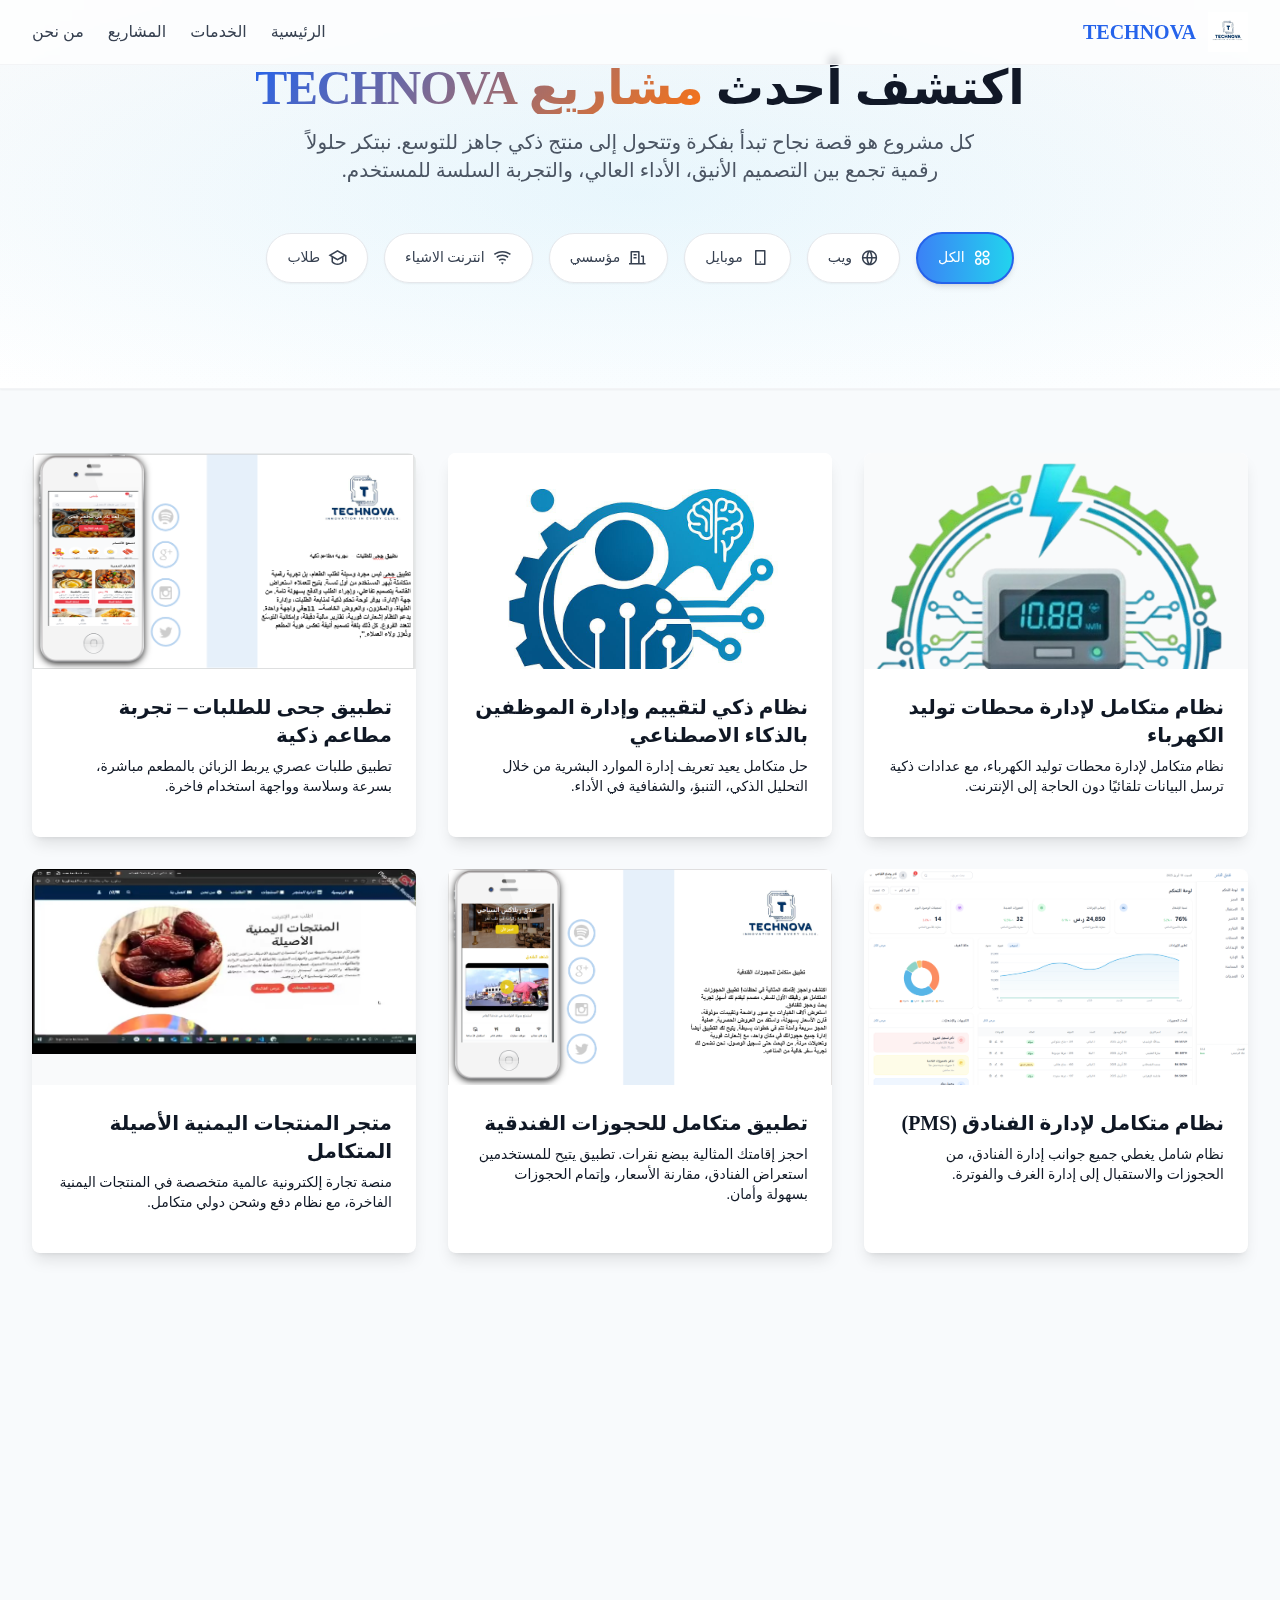
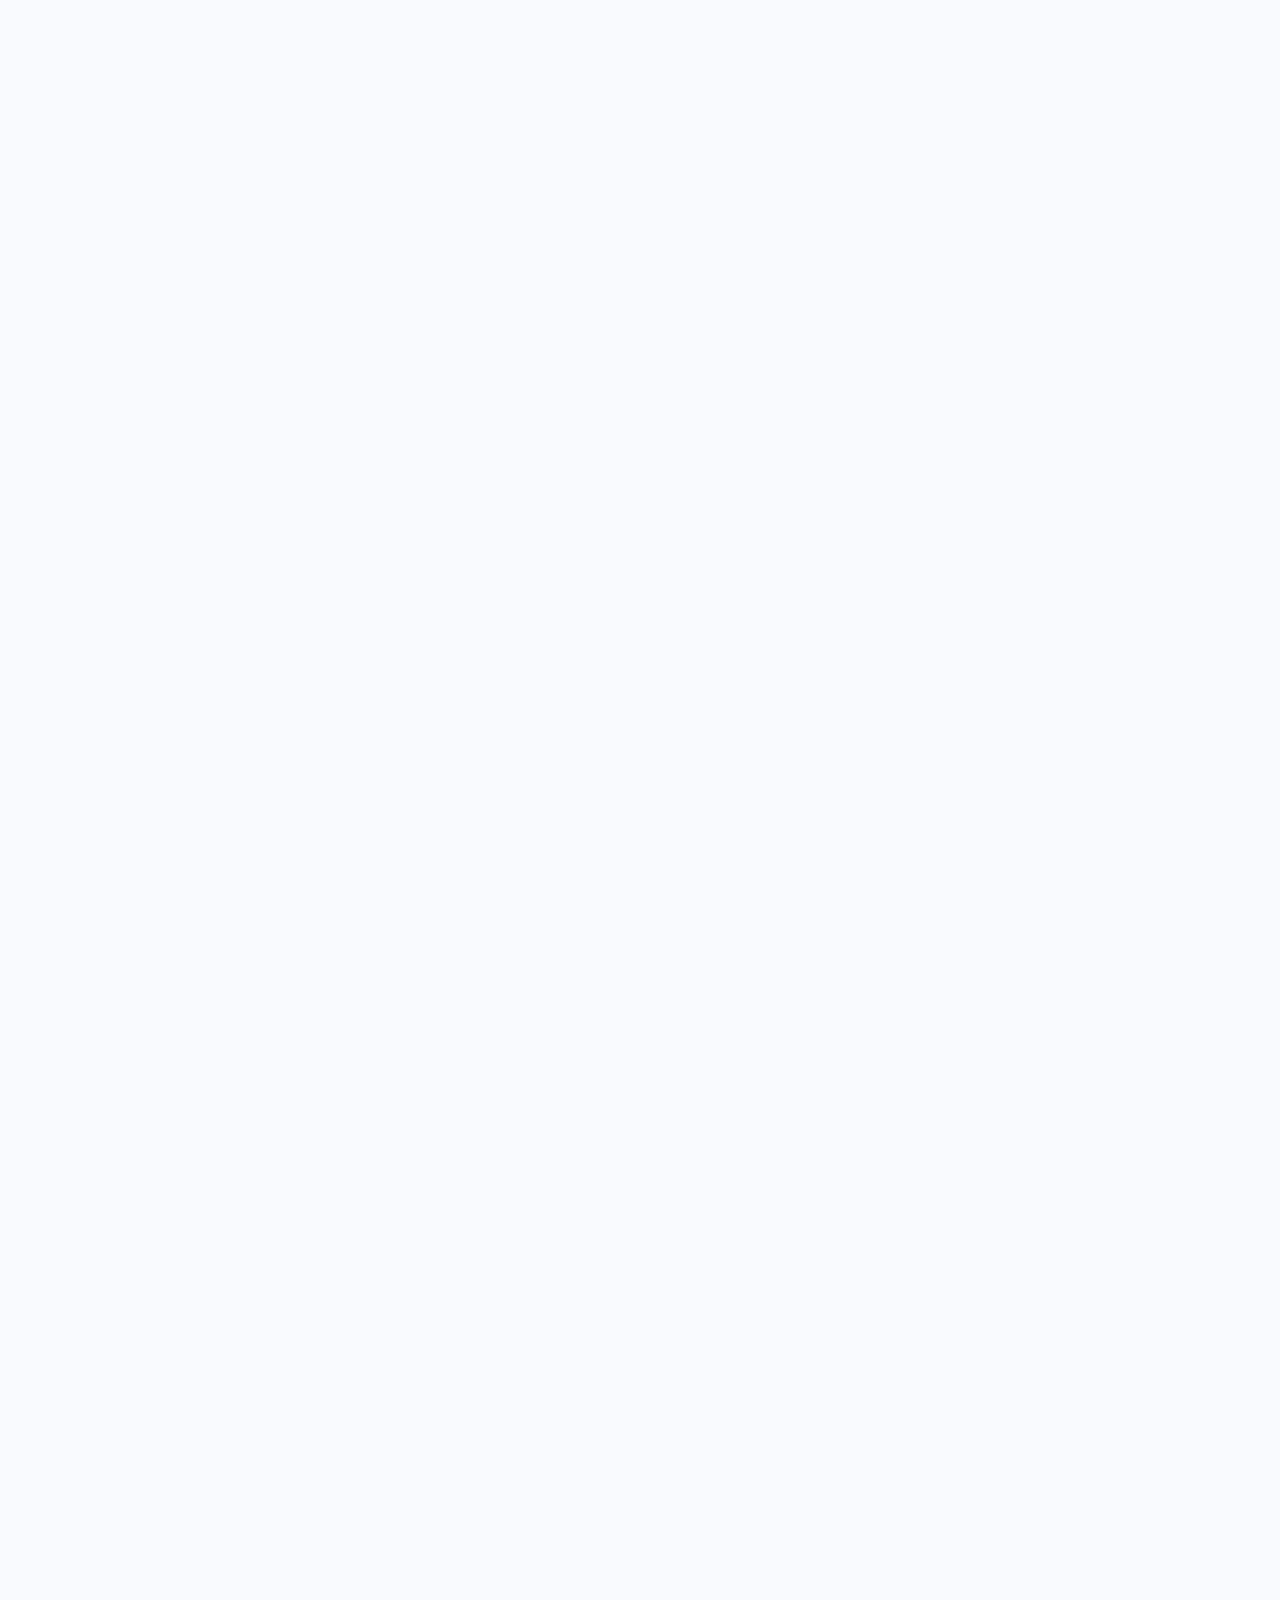
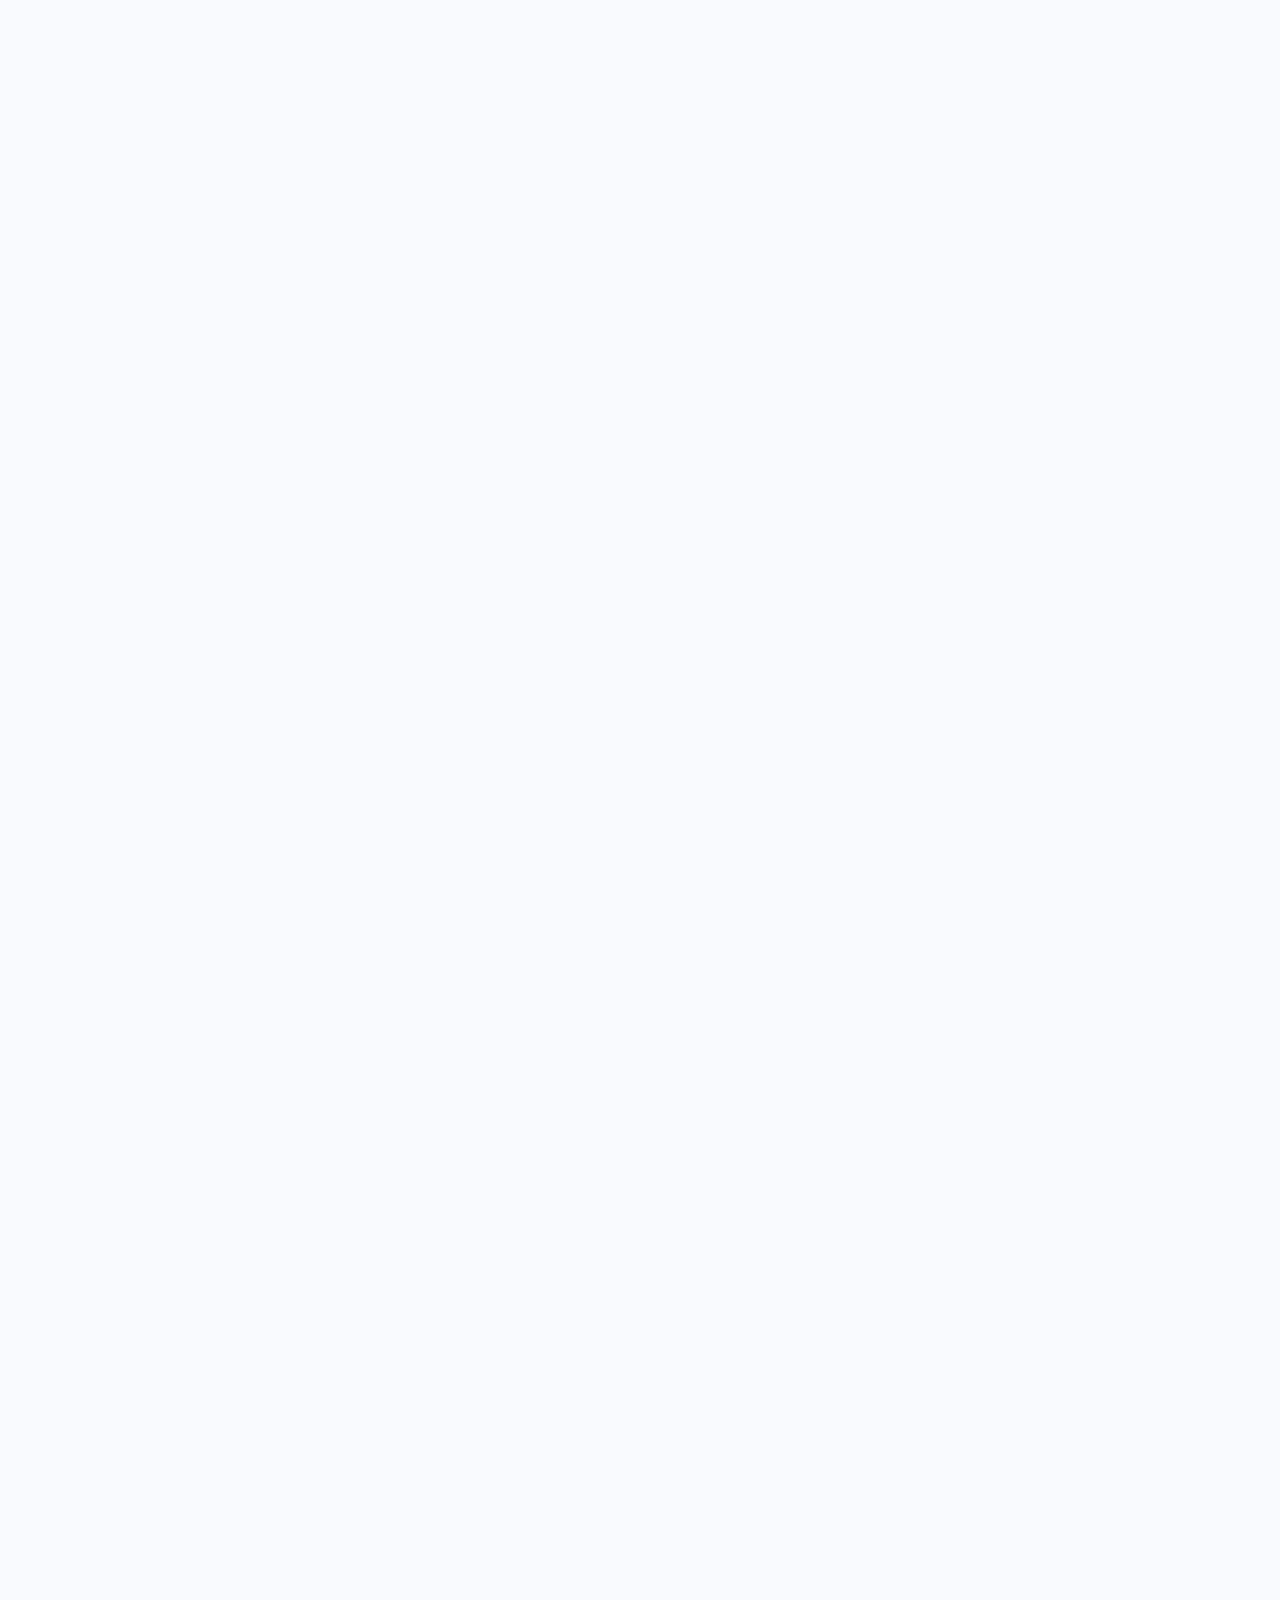
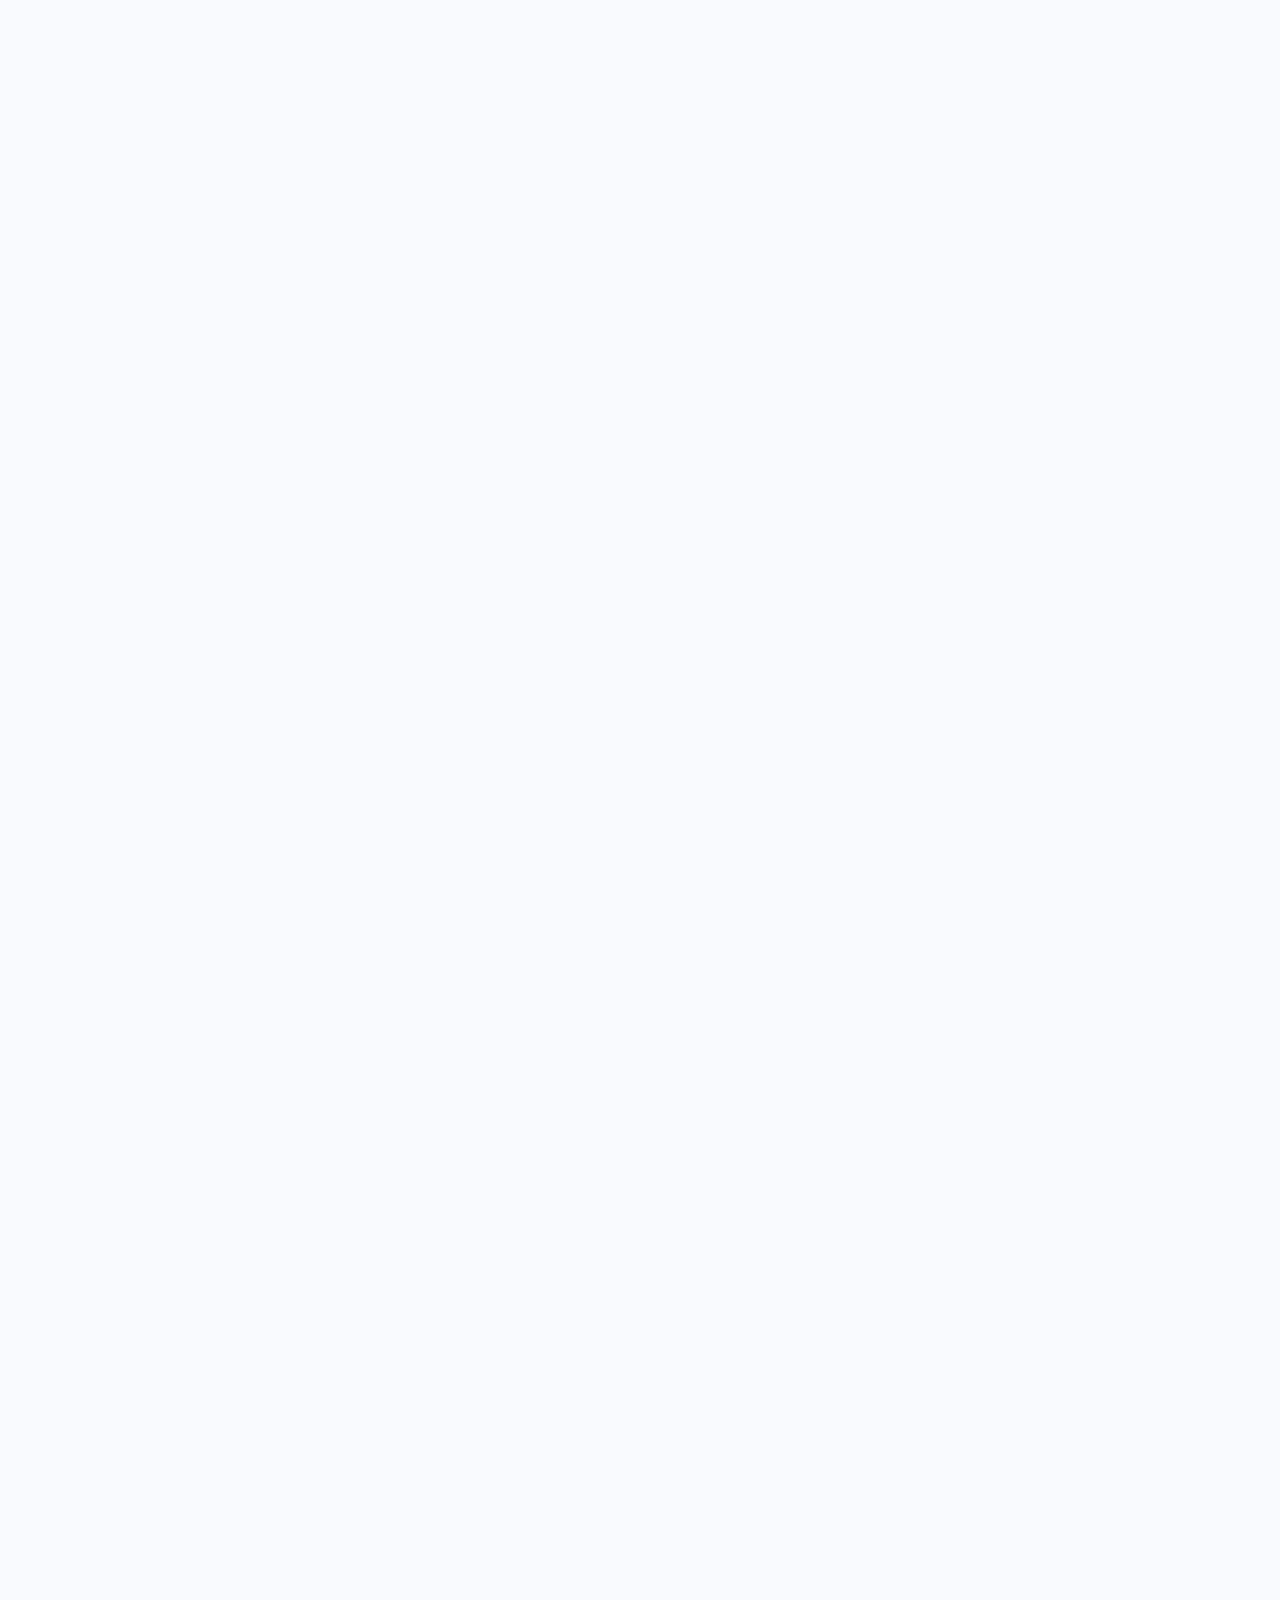
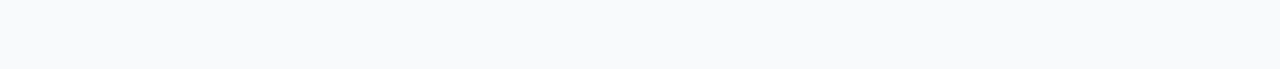
<file: projects.html>
<!DOCTYPE html>
<html lang="ar" dir="rtl">
  <head>
    <meta charset="utf-8" />
    <meta name="viewport" content="width=device-width,initial-scale=1" />
    <title>TECHNOVA — معرض المشاريع</title>

    <!-- Tailwind (CDN for quick demo) -->
    <script src="./assets/js/tailwind.js"></script>

    <!-- Colors / CSS variables (themeable) -->
    <link rel="stylesheet" href="./assets/css/colors.css" />
    <!-- Custom styles -->
    <link rel="stylesheet" href="./assets/css/styles.css" />

      <!-- Swiper for carousels -->
  <link rel="stylesheet" href="./assets/css/swiper-bundle.min.css" />
  <script src="./assets/js/swiper-bundle.min.js"></script>

    <!-- Remixicon for icons -->
    <link
      href="./assets/css/remixicon.css"
      rel="stylesheet"
    />

    <!-- AOS for animations -->
    <link href="./assets/css/aos.css" rel="stylesheet" />
    <script src="./assets/js/aos.js"></script>

    <!-- Custom styles to match Portfolio.html structure but use TECHNOVA colors -->
    <style>
      /* Use TECHNOVA's primary and accent colors for the gradient */
      .gradient-bg {
        background: linear-gradient(
          135deg,
          var(--color-primary) 0%,
          var(--color-accent) 100%
        );
      }

      .portfolio-item {
        transition: all 0.3s ease;
        position: relative;
        overflow: hidden;
        background-color: var(--color-surface); /* White/Surface background */
      }

      .portfolio-item:hover {
        transform: translateY(
          -5px
        ); /* Slightly less aggressive than Portfolio.html */
        box-shadow: var(--shadow-glow); /* Use TECHNOVA's defined shadow */
      }

      .portfolio-item img {
        transition: transform 0.3s ease;
        object-fit: cover; /* لضمان تغطية الصورة للمساحة دون تشوه */
      }

      .portfolio-item .aspect-video {
        /* aspect-video هو كلاس Tailwind يعادل aspect-ratio: 16 / 9; */
        height: auto; /* إلغاء الارتفاع الثابت h-64 */
      }

      .portfolio-item:hover .portfolio-overlay {
        opacity: 1;
      }

      .portfolio-item:hover img {
        transform: scale(
          1.05
        ); /* Slightly less aggressive than Portfolio.html */
      }


      .portfolio-overlay {
        position: absolute;
        inset: 0;
        /* Use a transparent overlay of the primary color */
        background: linear-gradient(
          to top,
          rgba(37, 99, 235, 0.9),
          rgba(37, 99, 235, 0.7)
        ); /* Using --color-primary: #2563EB */
        opacity: 0;
        transition: opacity 0.3s ease;
        display: flex;
        align-items: center;
        justify-content: center;
      }

      .portfolio-item:hover .portfolio-overlay {
        opacity: 1;
      }

      .portfolio-item:hover img {
        transform: scale(
          1.05
        ); /* Slightly less aggressive than Portfolio.html */
      }

      .filter-btn {
        transition: all 0.3s ease;
        border: 2px solid var(--color-muted);
        color: var(--color-dark);
      }

      .filter-btn:hover {
        border-color: var(--color-primary);
      }

      .filter-btn.active {
        background-color: var(--color-primary);
        color: white;
        border-color: var(--color-primary);
      }

      .tech-badge {
        transition: all 0.2s ease;
        background-color: var(--color-bg);
        color: var(--color-dark);
        border: 1px solid var(--color-muted);
      }

      .tech-badge:hover {
        transform: scale(1.05);
        background-color: var(--color-primary);
        color: white;
        border-color: var(--color-primary);
      }

  /* Modal Styles */
.modal-backdrop {
  position: fixed;
  inset: 0;
  background: rgba(0, 0, 0, 0.7);
  z-index: 50;
  display: flex;
  align-items: center;
  justify-content: center;
  padding: 1rem;
  opacity: 0;
  transition: opacity 0.3s ease;
  pointer-events: none;
}

.modal-backdrop.open {
  opacity: 1;
  pointer-events: auto;
}

.modal-card {
  width: 90%;
  max-width: 650px; /* ✅ أصغر من قبل */
  max-height: 85vh; /* ✅ لا تغطي الشاشة بالكامل */
  border-radius: 1.25rem; /* ✅ زوايا ناعمة */
  background-color: var(--color-surface);
  box-shadow: 0 15px 35px rgba(0, 0, 0, 0.35);
  overflow: hidden;
  transform: scale(0.9);
  transition: transform 0.3s ease;
  display: flex;
  flex-direction: column;
}

.modal-backdrop.open .modal-card {
  transform: scale(1);
}

.modal-swiper-container {
  aspect-ratio: 16 / 9;
  --swiper-navigation-color: var(--color-primary);
  --swiper-navigation-size: 26px;
  flex-shrink: 0;
  border-bottom: 1px solid #eee;
}

.modal-swiper-container .swiper-slide img {
  width: 100%;
  height: 100%;
  object-fit: cover;
  border-radius: 1rem; /* ✅ يجعل الصور بزوايا ناعمة */
}

/* للهواتف */
@media (max-width: 768px) {
  .modal-card {
    width: 95%;
    max-width: 500px;
    max-height: 80vh;
    border-radius: 1rem;
    margin: auto;
  }

  .modal-swiper-container {
    aspect-ratio: 4 / 3;
  }

  .modal-swiper-container .swiper-slide img {
    border-radius: 0.75rem;
  }
}

    </style>
  </head>
  <body class="bg-bg text-dark antialiased">
    <div id="app" class="min-h-screen flex flex-col">
      <!-- NAV (Copied from index.html) -->
          <div id="header-container"></div>

      <!-- Hero Section (Based on Portfolio.html) -->
<section class="py-16 bg-gradient-to-b from-gray-50 to-white shadow-sm border-b border-gray-100 relative overflow-hidden">
  <!-- Floating background glow -->
  <div class="absolute inset-0 bg-[radial-gradient(ellipse_at_center,rgba(56,189,248,0.1),transparent)]"></div>

  <!-- Header -->
  <div class="relative text-center mb-12" data-aos="fade-up" data-aos-duration="800">
    <h2 class="text-4xl md:text-5xl font-extrabold text-gray-900 mb-4 tracking-tight leading-tight">
      اكتشف أحدث <span class="gradient-text">مشاريع TECHNOVA</span>
    </h2>
    <p class="text-lg md:text-xl text-gray-600 max-w-2xl mx-auto leading-relaxed">
      كل مشروع هو قصة نجاح تبدأ بفكرة وتتحول إلى منتج ذكي جاهز للتوسع.  
      نبتكر حلولاً رقمية تجمع بين التصميم الأنيق، الأداء العالي، والتجربة السلسة للمستخدم.
    </p>
  </div>

  <!-- Filters -->
  <div class="relative flex flex-wrap items-center justify-center gap-4 mb-10" data-aos="fade-up" data-aos-delay="150">
    <button class="filter-btn active flex items-center gap-2 px-5 py-2.5 rounded-full text-sm font-medium bg-gradient-to-r from-blue-500 to-cyan-400 text-white shadow-md hover:scale-105 transition" data-filter="all">
      <i class="ri-apps-2-line text-lg"></i> الكل
    </button>

    <button class="filter-btn flex items-center gap-2 px-5 py-2.5 rounded-full text-sm font-medium text-gray-700 bg-white border border-gray-200 hover:text-blue-500 hover:border-blue-400 shadow-sm transition" data-filter="web">
      <i class="ri-global-line text-lg"></i> ويب
    </button>

    <button class="filter-btn flex items-center gap-2 px-5 py-2.5 rounded-full text-sm font-medium text-gray-700 bg-white border border-gray-200 hover:text-green-500 hover:border-green-400 shadow-sm transition" data-filter="mobile">
      <i class="ri-smartphone-line text-lg"></i> موبايل
    </button>

    <button class="filter-btn flex items-center gap-2 px-5 py-2.5 rounded-full text-sm font-medium text-gray-700 bg-white border border-gray-200 hover:text-purple-500 hover:border-purple-400 shadow-sm transition" data-filter="enterprise">
      <i class="ri-building-line text-lg"></i> مؤسسي
    </button>
    <button class="filter-btn flex items-center gap-2 px-5 py-2.5 rounded-full text-sm font-medium text-gray-700 bg-white border border-gray-200 hover:text-purple-500 hover:border-purple-400 shadow-sm transition" data-filter="iot">
      <i class="ri-wifi-line text-lg"></i> انترنت الاشياء
    </button>

    <button class="filter-btn flex items-center gap-2 px-5 py-2.5 rounded-full text-sm font-medium text-gray-700 bg-white border border-gray-200 hover:text-orange-500 hover:border-orange-400 shadow-sm transition" data-filter="student">
      <i class="ri-graduation-cap-line text-lg"></i> طلاب
    </button>
  </div>
</section>


      <!-- Portfolio Grid (Based on Portfolio.html) -->
      <main class="flex-grow py-16 bg-bg">
        <div class="max-w-7xl mx-auto px-4 sm:px-6 lg:px-8">
          <div
            id="portfolio-grid"
            class="rounded-2xl grid grid-cols-1 md:grid-cols-2 lg:grid-cols-3 gap-8"
          >
            <!-- Project cards will be injected here by the script -->
            <div
              class="text-center p-10 col-span-full text-muted"
              id="loadingMessage"
            >
              <i
                class="ri-loader-4-line animate-spin text-3xl text-primary"
              ></i>
              <p class="mt-2">جاري تحميل المشاريع...</p>
            </div>
          </div>
        </div>
      </main>

      <!-- Project Detail Modal -->
      <div id="projectModal" class="modal-backdrop" onclick="closeModal(event)">
        <div class="modal-card" onclick="event.stopPropagation()">
          <div
            class="flex justify-between items-start p-4 border-b border-gray-200"
          >
            <h2 id="modalTitle" class="text-2xl font-bold text-primary"></h2>
            <button
              onclick="closeModal()"
              class="text-dark hover:text-red-500 transition"
              title="إغلاق"
            >
              <i class="ri-close-line text-3xl"></i>
            </button>
          </div>

          <div
            class="overflow-y-auto flex-grow"
            style="max-height: calc(90vh - 70px)"
          >
            <div
              id="modalSwiperContainer"
              class="swiper modal-swiper-container w-full"
            >
              <div id="modalSwiperWrapper" class="swiper-wrapper">
                <!-- Slides will be injected here -->
              </div>
              <!-- Swiper Navigation Buttons -->
              <div class="swiper-button-prev"></div>
              <div class="swiper-button-next"></div>
              <!-- Swiper Pagination -->
              <div class="swiper-pagination"></div>
            </div>

            <div class="p-6">
              <p id="modalDescription" class="text-muted text-lg mb-4"></p>
              <div id="modalTags" class="flex flex-wrap gap-2 mb-6">
                <!-- Tags will be injected here -->
              </div>

              <div id="modalLink" class="flex justify-start items-center">
                <!-- <a
                  id="modalLink"
                  href="#"
                  target="_blank"
                  class="bg-primary text-white px-6 py-3 rounded-lg font-bold hover:bg-primary-600 transition"
                >
                  عرض المشروع <i class="ri-external-link-line mr-1"></i>
                </a> -->
              </div>
            </div>
          </div>
        </div>
      </div>
      <!-- End Project Detail Modal -->

      <!-- Back to Top Button -->
      <button
        id="backToTopBtn"
        class="fixed bottom-6 right-6 bg-primary text-white p-3 rounded-full shadow-lg hover:bg-primary-600 transition-all duration-300 z-50 opacity-0 translate-y-8 md:right-10 md:bottom-10"
        aria-label="العودة إلى الأعلى"
      >
        <i class="ri-arrow-up-line text-2xl"></i>
      </button>

      <!-- End Back to Top Button -->
      <script>
        /* ========== تهيئة مكتبات الرسوم المتحركة ========== */
        AOS?.init?.();

        /* ========== وظائف التبديل (ثيم، لغة، قائمة الجوال) ========== */
        // Simplified Theme/Lang Toggles (as in previous projects.html)
        document
          .getElementById("themeToggleBtn")
          ?.addEventListener("click", () => {
            const html = document.documentElement;
            const currentTheme = html.getAttribute("data-theme") || "default";
            const newTheme =
              currentTheme === "default"
                ? "navy"
                : currentTheme === "navy"
                ? "accent"
                : "default";
            html.setAttribute("data-theme", newTheme);
            // Note: Actual theme colors would need to be managed by CSS based on data-theme attribute.
          });

        document
          .getElementById("langToggleBtn")
          ?.addEventListener("click", () => {
            const html = document.documentElement;
            const currentDir = html.getAttribute("dir");
            const newDir = currentDir === "rtl" ? "ltr" : "rtl";
            html.setAttribute("dir", newDir);
            html.setAttribute("lang", newDir === "rtl" ? "ar" : "en");
            document.getElementById("langToggleBtn").textContent =
              newDir === "rtl" ? "EN" : "AR";
            // If you have different language content, this would need more logic.
          });

        document.getElementById("mobileBtn")?.addEventListener("click", () => {
          document.getElementById("mobileMenu").classList.toggle("hidden");
        });

        /* ========== وظائف التمرير السلس وزر "العودة للأعلى" ========== */
        // Smooth Scrolling for anchor links
        document.querySelectorAll('a[href^="#"]').forEach((anchor) => {
          anchor.addEventListener("click", function (e) {
            e.preventDefault(); // Prevent default anchor click behavior

            const targetId = this.getAttribute("href");
            const targetElement = document.querySelector(targetId);

            if (targetElement) {
              const headerOffset = 70; // Approximate height of the fixed header to account for scroll
              const elementPosition = targetElement.getBoundingClientRect().top;
              const offsetPosition =
                elementPosition + window.pageYOffset - headerOffset;

              window.scrollTo({
                top: offsetPosition,
                behavior: "smooth",
              });
            }
          });
        });

        // Back to Top Button Logic
        const backToTopBtn = document.getElementById("backToTopBtn");
        const scrollThreshold = 300; // Show button after scrolling 300px

        window.addEventListener("scroll", () => {
          if (window.scrollY > scrollThreshold) {
            backToTopBtn.classList.add("opacity-100", "translate-y-0");
            backToTopBtn.classList.remove("opacity-0", "translate-y-8");
          } else {
            backToTopBtn.classList.add("opacity-0", "translate-y-8");
            backToTopBtn.classList.remove("opacity-100", "translate-y-0");
          }
        });

        backToTopBtn.addEventListener("click", () => {
          window.scrollTo({
            top: 0,
            behavior: "smooth",
          });
        });

        /* ========== منطق جلب المشاريع ========== */
        const projectsJsonUrl = "./assets/json/info.json";
        let projects = []; // المصفوفة النهائية للمشاريع (كائنات)
        let currentFilter = "all";
        let modalSwiperInstance = null;
        const projectModal = document.getElementById("projectModal"); // Get modal element

        /* مساعدة لحماية النص من XSS */
        function escapeHtml(s) {
          if (!s && s !== 0) return "";
          return String(s).replace(
            /[&<>"']/g,
            (m) =>
              ({
                "&": "&amp;",
                "<": "&lt;",
                ">": "&gt;",
                '"': "&quot;",
                "'": "&#39;",
              }[m])
          );
        }

        /* جلب بيانات المشاريع من ملف JSON */
        async function fetchProjects() {
          try {
            const response = await fetch(projectsJsonUrl);
            if (!response.ok) {
              throw new Error(`HTTP error! status: ${response.status}`);
            }
            const data = await response.json();
            return data.projects || [];
          } catch (error) {
            console.error("Error fetching projects:", error);
            // Return empty array if fetch fails
            return [];
          }
        }

        /* دالة لفتح النافذة المنبثقة (Modal) */
        function openModal(projectId) {
          const project = projects.find((p) => p.id === projectId);
          if (!project) {
            console.error(`Project with ID ${projectId} not found.`);
            return;
          }

          // 1. Update Modal Content
          const modalTitleElement = document.getElementById("modalTitle");
          modalTitleElement.textContent = project.title;
          // For accessibility, link the modal title to the modal dialog
          projectModal.setAttribute("aria-labelledby", modalTitleElement.id);

          document.getElementById("modalDescription").textContent =
            project.description;
          document.getElementById("modalLink").href = project.link;

          const tagsContainer = document.getElementById("modalTags");
          tagsContainer.innerHTML = (project.tags || [])
            .map(
              (t) =>
                `<span class="tech-badge inline-block px-3 py-1 text-xs rounded-full">${escapeHtml(
                  t
                )}</span>`
            )
            .join(" ");

          // 2. Update Swiper Slides
          const swiperWrapper = document.getElementById("modalSwiperWrapper");
          // Use a default image if no images are provided
          const defaultImage = "./assets/images/default-project-image.jpg"; // Create this placeholder or use a CDN link
          swiperWrapper.innerHTML = (
            project.images && project.images.length > 0
              ? project.images
              : [defaultImage]
          )
            .map(
              (src) =>
                `<div class="swiper-slide flex items-center justify-center bg-gray-100"><img src="${escapeHtml(
                  src
                )}" onerror="this.onerror=null;this.src='./assets/images/default-project-image.jpg';"   alt="${escapeHtml(project.title)} "/></div>`
            )
            .join("");

          // 3. Initialize/Update Swiper
          if (modalSwiperInstance) {
            // Destroy previous instance if it exists
            modalSwiperInstance.destroy(true, true);
          }
          modalSwiperInstance = new Swiper("#modalSwiperContainer", {
            slidesPerView: 1,
            spaceBetween: 10,
            loop: true,
            navigation: {
              nextEl: ".swiper-button-next",
              prevEl: ".swiper-button-prev",
            },
            pagination: {
              el: ".swiper-pagination",
              clickable: true,
            },
          });

          // 4. Show Modal
          projectModal.classList.add("open");
          document.body.style.overflow = "hidden"; // Prevent scrolling background
        }

        /* دالة لإغلاق النافذة المنبثقة (Modal) */
        function closeModal(event) {
          // Check if the click was on the backdrop itself or if called without event
          if (
            !event ||
            event.target.id === "projectModal" ||
            event.target.closest('button[onclick="closeModal()"]')
          ) {
            projectModal.classList.remove("open");
            document.body.style.overflow = "";
            // Optionally, destroy Swiper instance when modal closes to free resources
            if (modalSwiperInstance) {
              modalSwiperInstance.destroy(true, true);
              modalSwiperInstance = null;
            }
          }
        }

/* دمج وعرض المشاريع في الشبكة */
function renderProjects(list, filter) {
  const grid = document.getElementById("portfolio-grid");
  grid.innerHTML = ""; // Clear existing content

  const filteredProjects = list.filter(
    (p) =>
      filter === "all" ||
      (Array.isArray(p.category)
        ? p.category.includes(filter)
        : p.category === filter)
  );

  if (filteredProjects.length === 0) {
    grid.innerHTML =
      '<div class="text-center p-10 col-span-full text-muted"><i class="ri-error-warning-line text-3xl text-accent"></i><p class="mt-2">لا توجد مشاريع في هذا التصنيف حاليًا.</p></div>';
    return;
  }

  filteredProjects.forEach((p) => {
    const tagsHtml = (p.tags || [])
      .map(
        (t) =>
          `<span class="tech-badge inline-block px-3 py-1 text-xs rounded-full">${escapeHtml(
            t
          )}</span>`
      )
      .join(" ");

    // جعل data-category يحتوي على جميع الفئات (مفصولة بمسافات)
    const dataCategory = Array.isArray(p.category)
      ? p.category.join(" ")
      : p.category;

    const projectHtml = `
<div class="portfolio-item rounded-lg overflow-hidden shadow-lg cursor-pointer" 
     data-aos="fade-up" 
     data-category="${dataCategory}"
     onclick="openModal('${p.id}')"> 
    <div class="relative overflow-hidden aspect-video bg-gray-50">
        <img
            src="${p.images[0] || "./assets/images/default-project-image.jpg"}" 
            onerror="this.onerror=null;this.src='./assets/images/default-project-image.jpg';" 
            alt="${p.title}"
            
        />
        <div class="portfolio-overlay opacity-0 hover:opacity-100 absolute inset-0 flex items-center justify-center">
            <button class="text-white text-lg font-bold border-2 border-white px-6 py-3 rounded-full hover:bg-white hover:text-primary transition-colors">
                عرض التفاصيل <i class="ri-search-line mr-1"></i>
            </button>
        </div>
    </div>
    <div class="p-6">
        <h3 class="text-xl font-bold mb-2">${p.title}</h3>
        <p class="text-muted text-sm mb-4">${p.shortDesc}</p>
    </div>
</div>
`;

    grid.insertAdjacentHTML("beforeend", projectHtml);
  });
}
        /* وظيفة جلب وعرض المشاريع الرئيسية */
        async function loadProjects() {
          const loadingMessage = document.getElementById("loadingMessage");
          loadingMessage.style.display = "block"; // Show loading indicator

          // Fetch projects from JSON
          projects = await fetchProjects();
          
          // If no projects were loaded, show an error message
          if (projects.length === 0) {
            document.getElementById("portfolio-grid").innerHTML =
              '<div class="text-center p-10 col-span-full text-muted"><i class="ri-error-warning-line text-3xl text-accent"></i><p class="mt-2">لم يتم العثور على مشاريع. يرجى المحاولة مرة أخرى لاحقًا.</p></div>';
            loadingMessage.style.display = "none";
            return;
          }

          renderProjects(projects, currentFilter); // Render projects based on current filter
          loadingMessage.style.display = "none"; // Hide loading indicator
        }

        /* ========== تهيئة كل شيء عند تحميل الصفحة ========== */
        document.addEventListener("DOMContentLoaded", () => {
          // Initial load of projects
          loadProjects();

          // Setup filter button listeners
          document.querySelectorAll(".filter-btn").forEach((button) => {
            button.addEventListener("click", function () {
              // Remove 'active' class from all filter buttons
              document
                .querySelectorAll(".filter-btn")
                .forEach((btn) => btn.classList.remove("active"));
              // Add 'active' class to the clicked button
              this.classList.add("active");

              currentFilter = this.getAttribute("data-filter"); // Update current filter
              renderProjects(projects, currentFilter); // Re-render projects
            });
          });

          /* ========== إعدادات سهولة الوصول للـ Modal ========== */
          // Add ARIA roles to modal for accessibility
          projectModal.setAttribute("role", "dialog");
          projectModal.setAttribute("aria-modal", "true");

          // Add Escape key listener to close modal
          document.addEventListener("keydown", (event) => {
            if (
              event.key === "Escape" &&
              projectModal.classList.contains("open")
            ) {
              closeModal();
            }
          });
        });
      </script>
      <script src="./assets/js/theme-toggle.js"></script>
      <script src="./assets/js/main.js"></script>
    </div>
  </body>
</html>
</file>
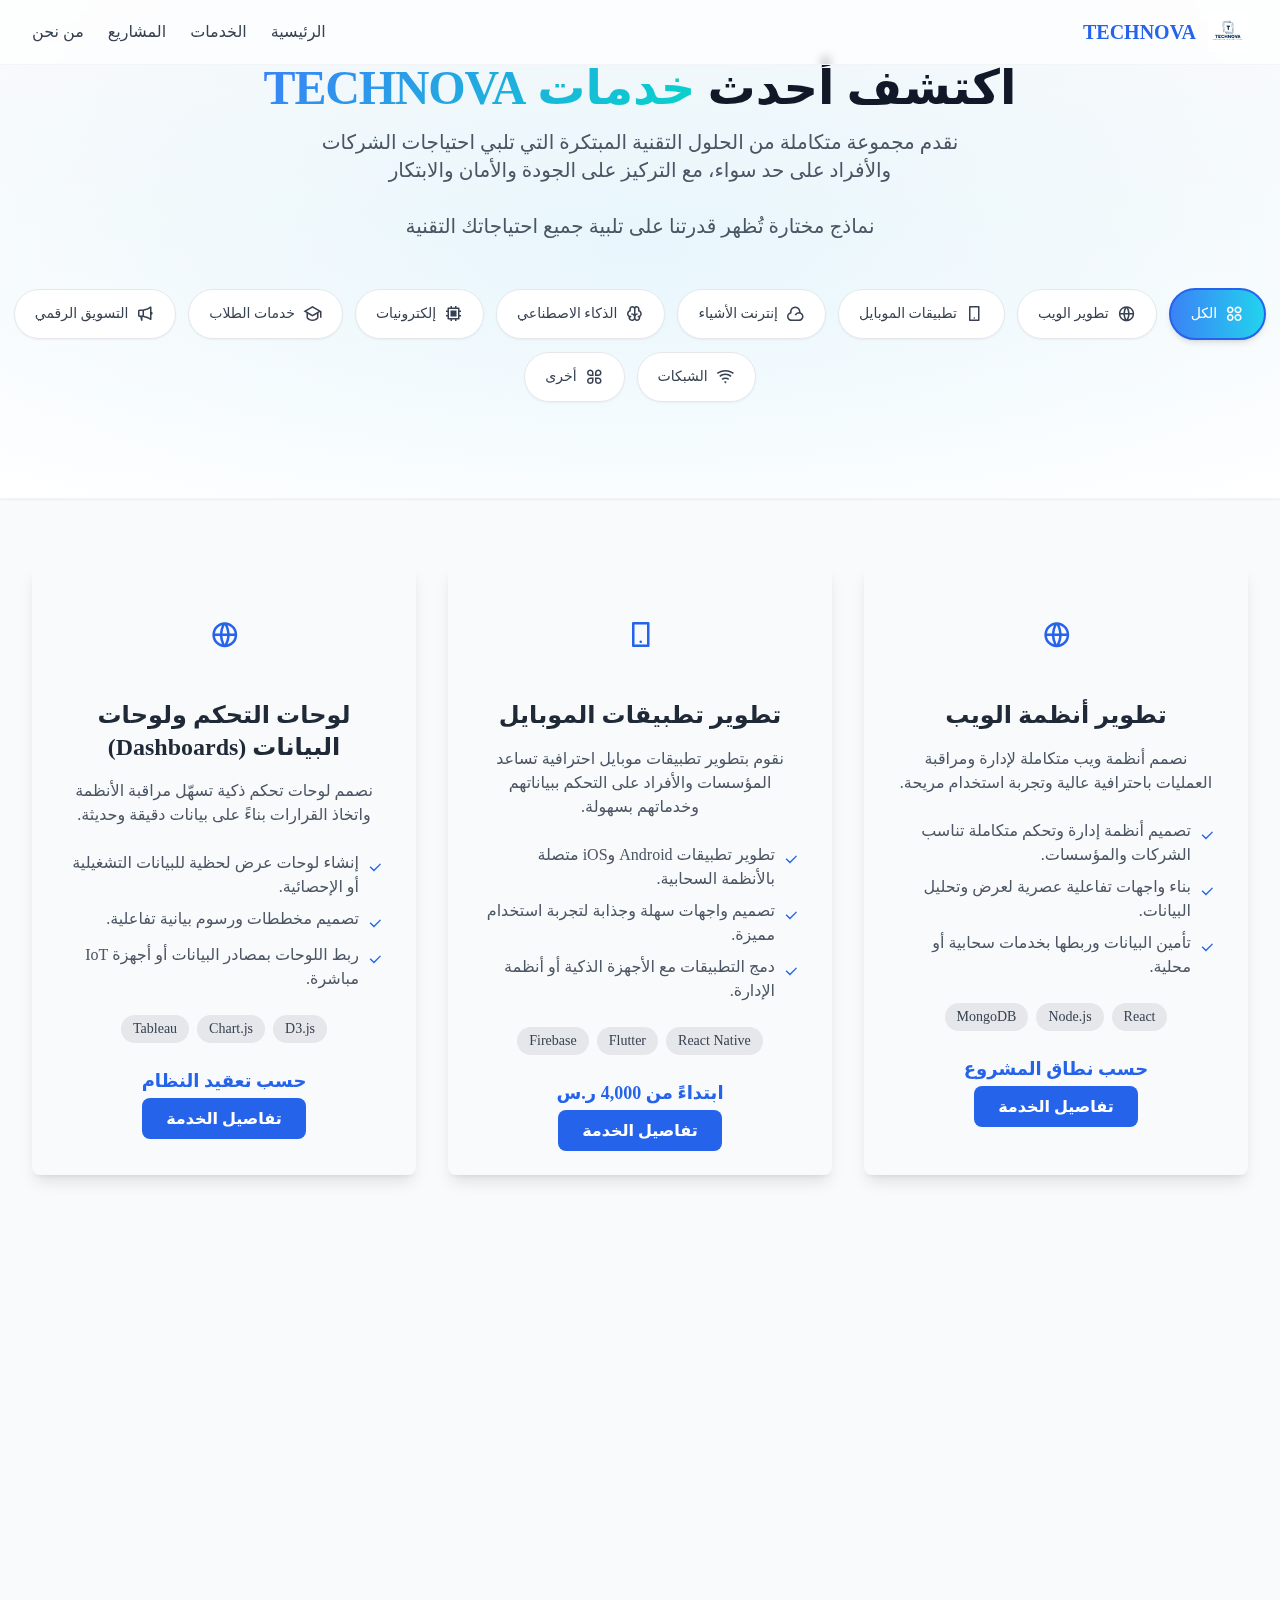
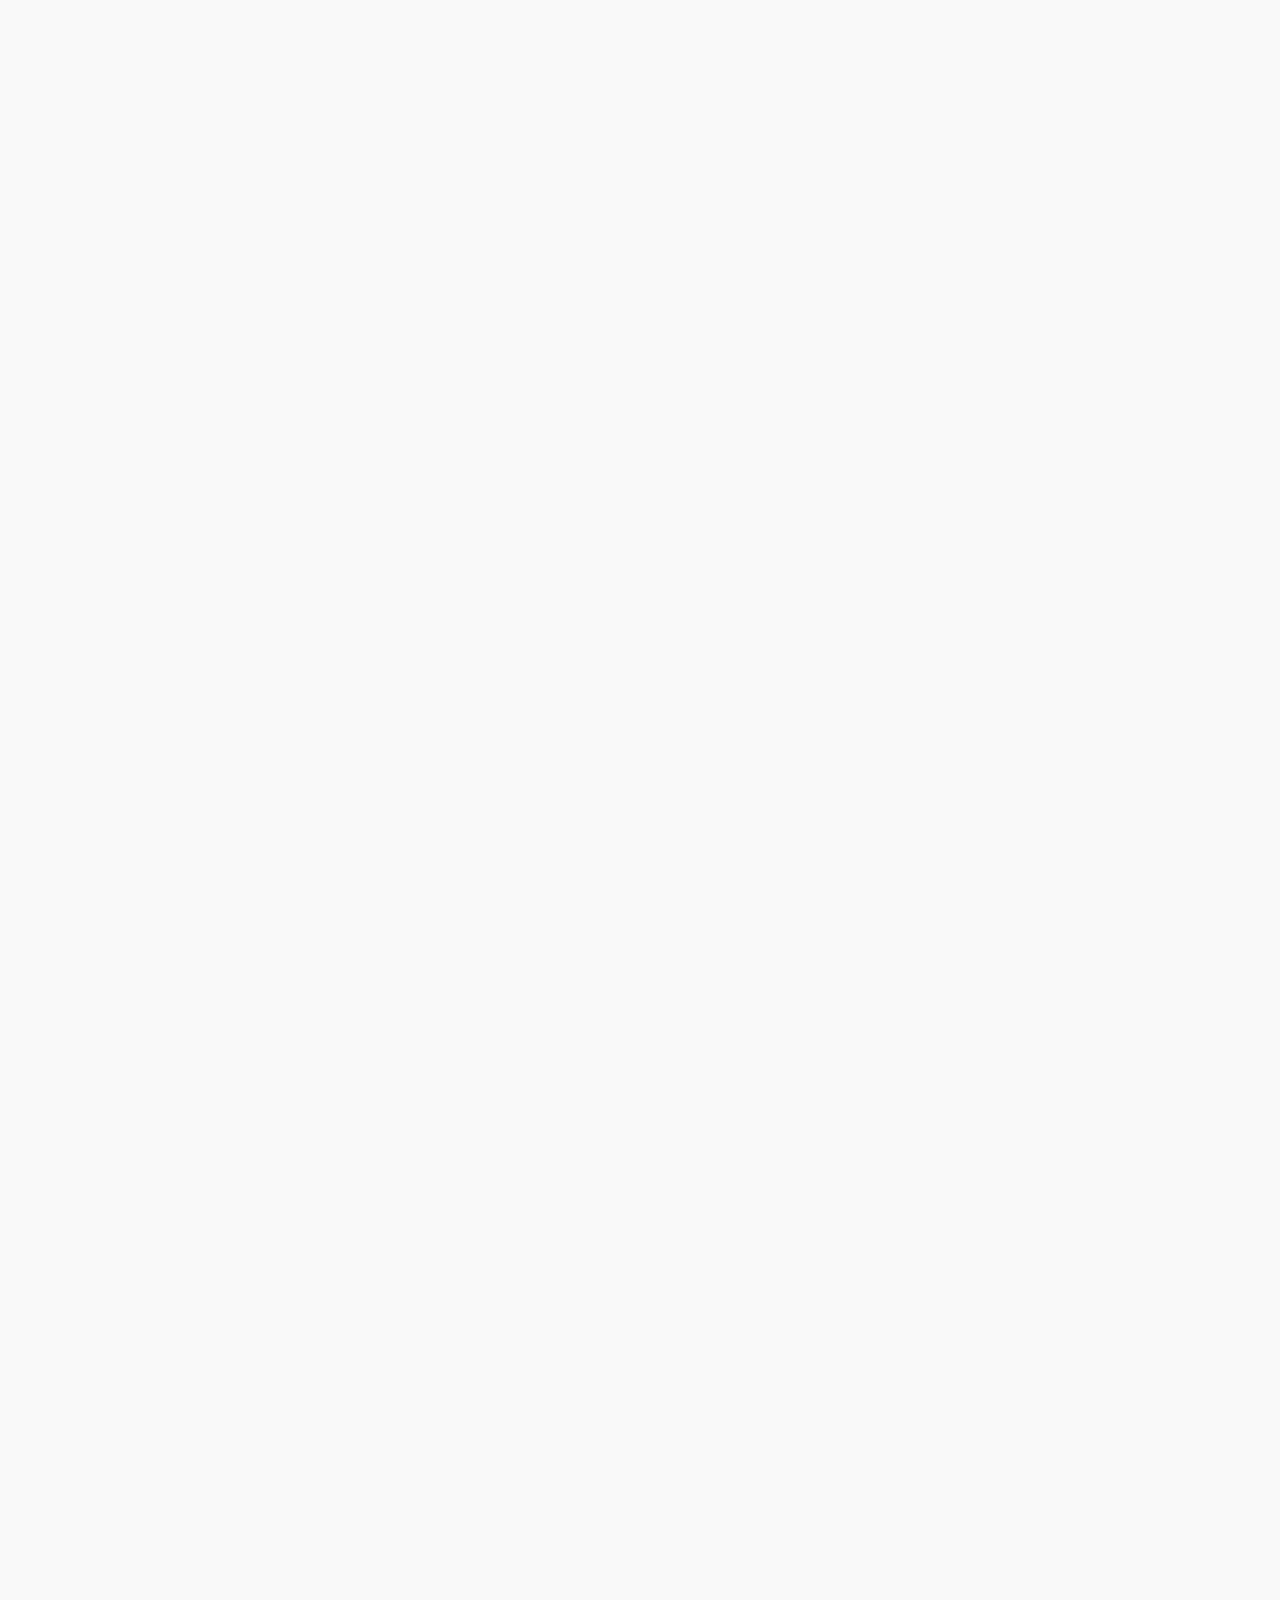
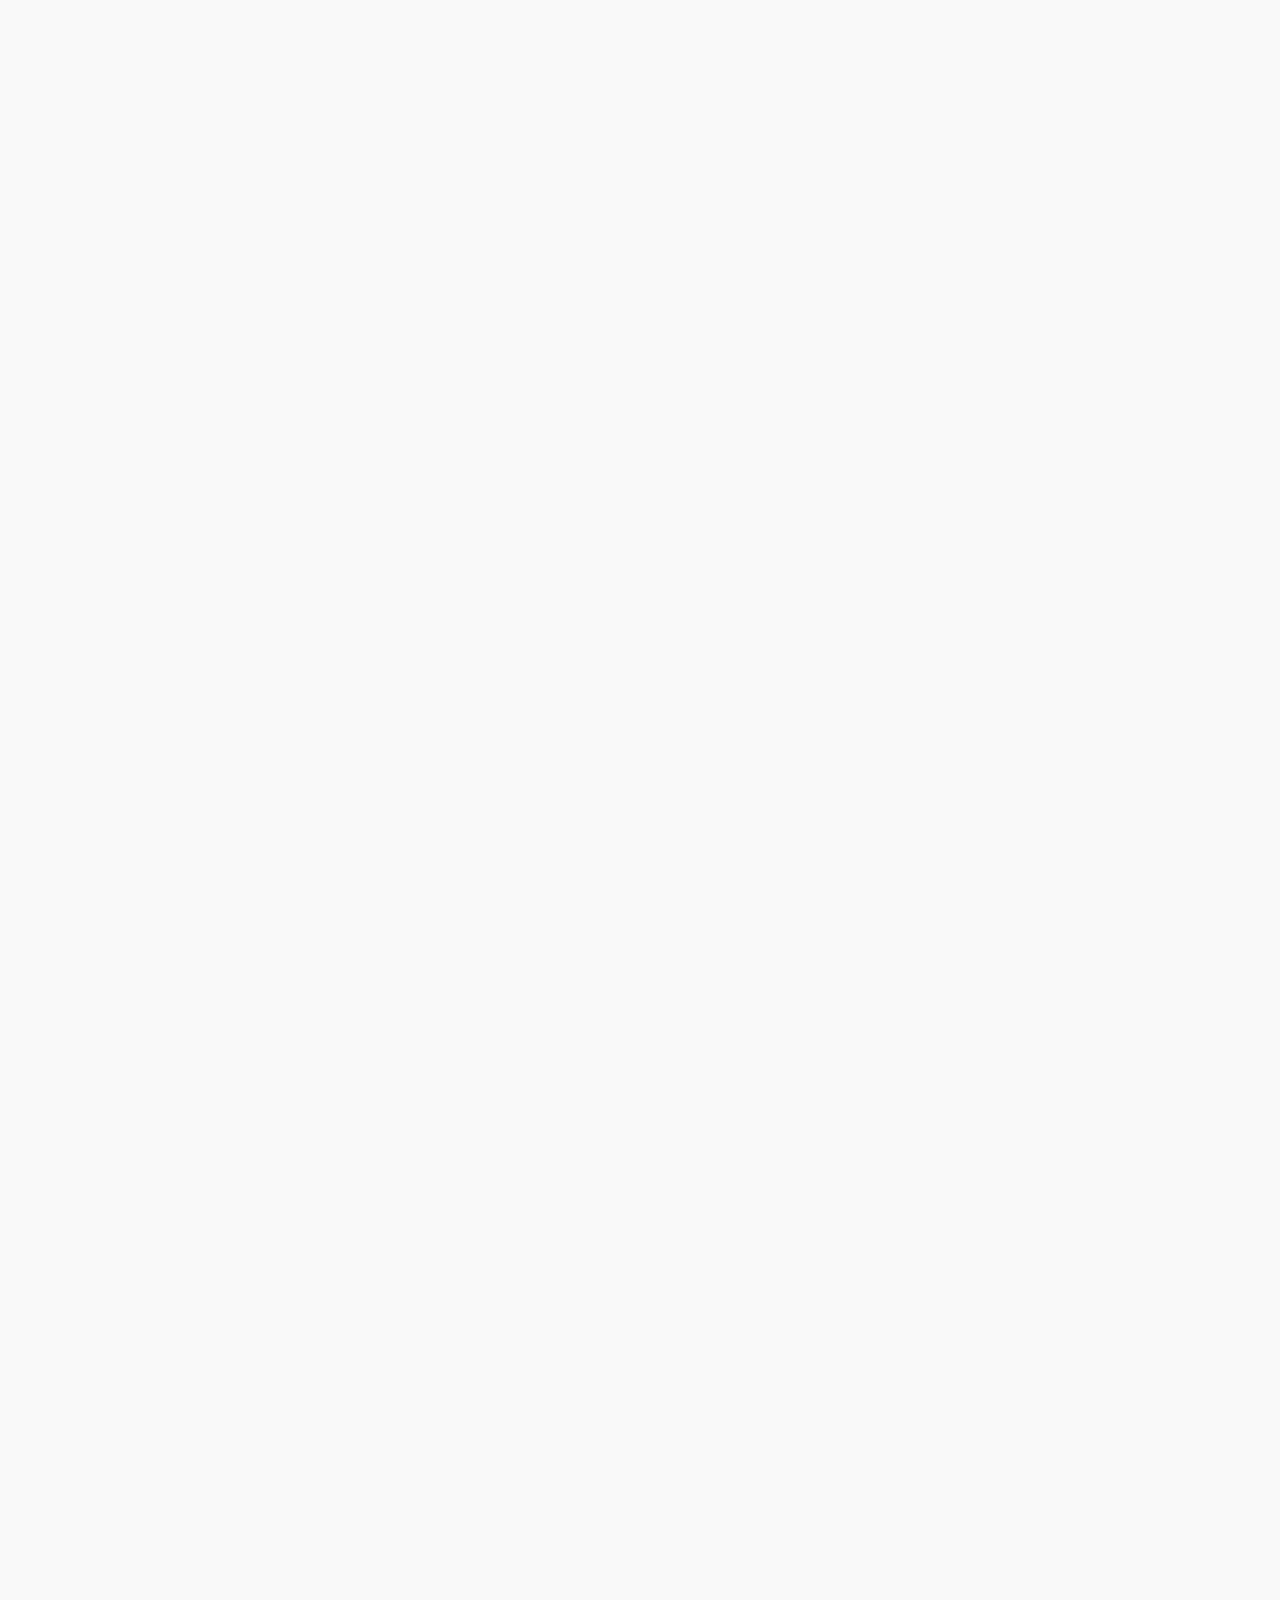
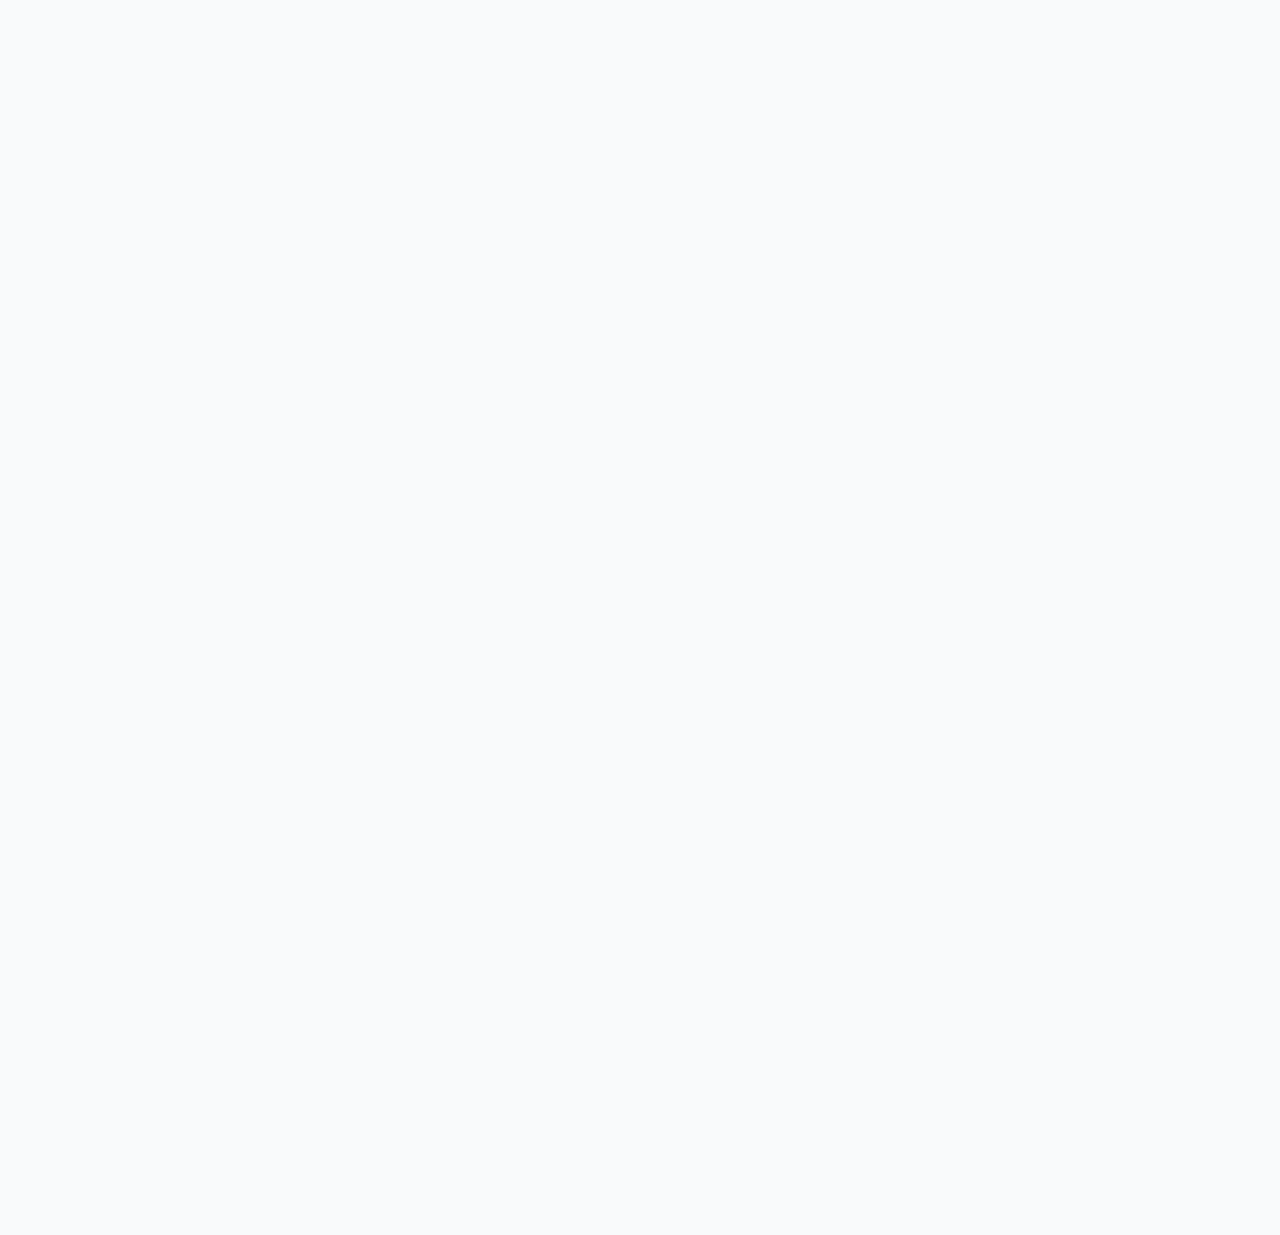
<file: Services.html>
<!DOCTYPE html>
<html lang="ar" dir="rtl">

<head>
  <meta charset="utf-8" />
  <meta name="viewport" content="width=device-width,initial-scale=1" />
  <title>خدمات TECHNOVA</title>

  <!-- Tailwind (CDN for quick demo) -->
  <script src="./assets/js/tailwind.js"></script>

  <!-- Colors / CSS variables (themeable) -->
  <link rel="stylesheet" href="./assets/css/colors.css" />
  <!-- Custom styles -->
  <link rel="stylesheet" href="./assets/css/styles.css" />

  <!-- Remixicon for icons -->
  <link href="./assets/css/remixicon.css" rel="stylesheet" />

  <!-- Swiper for carousels -->
  <link rel="stylesheet" href="./assets/css/swiper-bundle.min.css" />
  <script src="./assets/js/swiper-bundle.min.js"></script>

  <!-- AOS for animations -->
  <link href="./assets/css/aos.css" rel="stylesheet" />
  <script src="./assets/js/aos.js"></script>

  <!-- Custom styles to match Portfolio.html structure but use TECHNOVA colors -->
  <style>
    /* Use TECHNOVA's primary and accent colors for the gradient */
    .gradient-bg {
      background: linear-gradient(135deg,
          var(--color-primary) 0%,
          var(--color-accent) 100%);
    }

    .gradient-text {
      background: linear-gradient(135deg, #3b82f6, #06d4ca);
      -webkit-background-clip: text;
      -webkit-text-fill-color: transparent;
      background-clip: text;
    }

    /* Service card styles - matching the requested design */
    .service-card {
      transition: all 0.3s ease;
      position: relative;
      overflow: hidden;
    }

    .service-card::before {
      content: '';
      position: absolute;
      top: 0;
      left: -100%;
      width: 100%;
      height: 100%;
      background: linear-gradient(90deg, transparent, rgba(255, 255, 255, 0.2), transparent);
      transition: left 0.5s;
    }

    .service-card:hover::before {
      left: 100%;
    }

    .service-card:hover {
      transform: translateY(-10px);
      box-shadow: 0 20px 40px rgba(0, 0, 0, 0.1);
    }

    .feature-icon {
      transition: all 0.3s ease;
    }

    .service-card:hover .feature-icon {
      transform: scale(1.1) rotate(5deg);
    }

    .tech-badge {
      transition: all 0.2s ease;
    }

    .tech-badge:hover {
      transform: scale(1.05);
      background-color: #1e3a8a;
      color: white;
    }
    .filter-btn {
        transition: all 0.3s ease;
        border: 2px solid var(--color-muted);
        color: var(--color-dark);
      }

      .filter-btn:hover {
        border-color: var(--color-primary);
      }

      .filter-btn.active {
        background-color: var(--color-primary);
        color: white;
        border-color: var(--color-primary);
      }

    /* Animation for service icons */
    @keyframes float {

      0%,
      100% {
        transform: translateY(0px);
      }

      50% {
        transform: translateY(-10px);
      }
    }

    .float-animation {
      animation: float 3s ease-in-out infinite;
    }

    /* Service category colors */
    .category-web {
      background-color: #10b981;
    }

    .category-mobile {
      background-color: #f59e0b;
    }

    .category-iot {
      background-color: #3b82f6;
    }

    .category-ai {
      background-color: #8b5cf6;
    }

    .category-electronics {
      background-color: #ef4444;
    }

    .category-student {
      background-color: #ec4899;
    }

    .category-marketing {
      background-color: #06b6d4;
    }

    .category-network {
      background-color: #3b82f6;
    }

    .category-other {
      background-color: #6b7280;
    }

    /* Modal Styles */
    .modal-backdrop {
      position: fixed;
      inset: 0;
      background: rgba(0, 0, 0, 0.7);
      z-index: 50;
      display: flex;
      align-items: center;
      justify-content: center;
      padding: 1rem;
      opacity: 0;
      transition: opacity 0.3s ease;
      pointer-events: none;
    }

    .modal-backdrop.open {
      opacity: 1;
      pointer-events: auto;
    }

    .modal-card {
      width: 100%;
      max-width: 800px;
      max-height: 80vh;
      border-radius: 1rem;
      background-color: var(--color-surface);
      box-shadow: 0 10px 25px rgba(0, 0, 0, 0.3);
      overflow: hidden;
      transform: scale(0.95);
      transition: transform 0.3s ease;
      display: flex;
      flex-direction: column;
    }

    .modal-backdrop.open .modal-card {
      transform: scale(1);
    }

    .modal-swiper-container {
      aspect-ratio: 16 / 9;
      --swiper-navigation-color: var(--color-primary);
      --swiper-navigation-size: 30px;
      flex-shrink: 0;
    }

    .modal-swiper-container .swiper-slide {
      display: flex;
      align-items: center;
      justify-content: center;
      background-color: #f3f4f6;
      padding: 1rem;
    }

    .modal-swiper-container .swiper-slide img {
      max-width: 100%;
      max-height: 100%;
      border-radius: 12px;
      box-shadow: 0 4px 15px rgba(0, 0, 0, 0.1);
      object-fit: contain;
    }

    @media (max-width: 768px) {
      .modal-card {
        max-width: 100%;
        max-height: 100vh;
        height: 100%;
        margin: 0;
        border-radius: 0;
      }

      .modal-backdrop {
        padding: 0;
      }

      .modal-swiper-container {
        aspect-ratio: 4 / 3;
      }

      .modal-swiper-container .swiper-slide img {
        border-radius: 0;
      }
    }
  </style>
</head>

<body class="bg-gray-50 text-gray-800 antialiased">
  <div id="app" class="min-h-screen flex flex-col">
    <!-- NAV (Copied from index.html) -->
    <div id="header-container"></div>
      <!-- Hero Section (Based on Portfolio.html) -->
      <section class="py-16 bg-gradient-to-b from-gray-50 to-white shadow-sm border-b border-gray-100 relative overflow-hidden">
        <!-- Floating background glow -->
        <div class="absolute inset-0 bg-[radial-gradient(ellipse_at_center,rgba(56,189,248,0.1),transparent)]"></div>
      
        <!-- Header -->
        <div class="relative text-center mb-12" data-aos="fade-up" data-aos-duration="800">
          <h2 class="text-4xl md:text-5xl font-extrabold text-gray-900 mb-4 tracking-tight leading-tight">
            اكتشف أحدث <span class="gradient-text">خدمات TECHNOVA</span>
          </h2>
            <p class="text-lg md:text-xl text-gray-600 max-w-2xl mx-auto leading-relaxed">
              نقدم مجموعة متكاملة من الحلول التقنية المبتكرة التي تلبي احتياجات الشركات
              والأفراد على حد سواء، مع التركيز على الجودة والأمان والابتكار
              <br>
              <br>
              نماذج مختارة تُظهر قدرتنا على تلبية جميع احتياجاتك التقنية
          </p>
        </div>
      
      <!-- Filters -->
      <div class="flex flex-wrap items-center justify-center gap-3 mb-8" data-aos="fade-up" data-aos-delay="100">
        <button class="filter-btn active flex items-center gap-2 px-5 py-2.5 rounded-full text-sm font-medium bg-gradient-to-r from-blue-500 to-cyan-400 text-white shadow-md hover:scale-105 transition" data-filter="all">
          <i class="ri-apps-2-line text-lg"></i> الكل
        </button>
        <button class="filter-btn flex items-center gap-2 px-5 py-2.5 rounded-full text-sm font-medium text-gray-700 bg-white border border-gray-200 hover:text-blue-500 hover:border-blue-400 shadow-sm transition" data-filter="web">
          <i class="ri-global-line text-lg"></i>تطوير الويب
        </button>
        <button
          class="filter-btn flex items-center gap-2 px-5 py-2.5 rounded-full text-sm font-medium text-gray-700 bg-white border border-gray-200 hover:text-blue-500 hover:border-blue-400 shadow-sm transition"
          data-filter="mobile">
          <i class="ri-smartphone-line text-lg"></i>تطبيقات الموبايل
        </button>
        <button class="filter-btn flex items-center gap-2 px-5 py-2.5 rounded-full text-sm font-medium text-gray-700 bg-white border border-gray-200 hover:text-green-500 hover:border-green-400 shadow-sm transition" data-filter="iot">
          <i class="ri-cloud-line text-lg"></i>إنترنت الأشياء
        </button>
        <button class="filter-btn flex items-center gap-2 px-5 py-2.5 rounded-full text-sm font-medium text-gray-700 bg-white border border-gray-200 hover:text-purple-500 hover:border-purple-400 shadow-sm transition" data-filter="ai">
          <i class="ri-brain-line text-lg"></i>الذكاء الاصطناعي
        </button>
        <button class="filter-btn flex items-center gap-2 px-5 py-2.5 rounded-full text-sm font-medium text-gray-700 bg-white border border-gray-200 hover:text-orange-500 hover:border-orange-400 shadow-sm transition" data-filter="electronics">
          <i class="ri-cpu-line text-lg"></i>إلكترونيات
        </button>
        <button class="filter-btn flex items-center gap-2 px-5 py-2.5 rounded-full text-sm font-medium text-gray-700 bg-white border border-gray-200 hover:text-red-500 hover:border-red-400 shadow-sm transition" data-filter="student">
          <i class="ri-graduation-cap-line text-lg"></i>خدمات الطلاب
        </button>
        <button class="filter-btn flex items-center gap-2 px-5 py-2.5 rounded-full text-sm font-medium text-gray-700 bg-white border border-gray-200 hover:text-cyan-500 hover:border-cyan-400 shadow-sm transition" data-filter="marketing">
          <i class="ri-megaphone-line text-lg"></i>التسويق الرقمي
        </button>
        <button class="filter-btn flex items-center gap-2 px-5 py-2.5 rounded-full text-sm font-medium text-gray-700 bg-white border border-gray-200 hover:text-blue-500 hover:border-blue-400 shadow-sm transition" data-filter="network">
          <i class="ri-wifi-line text-lg"></i>الشبكات
        </button>
        <button class="filter-btn flex items-center gap-2 px-5 py-2.5 rounded-full text-sm font-medium text-gray-700 bg-white border border-gray-200 hover:text-blue-500 hover:border-blue-400 shadow-sm transition" data-filter="other">
          <i class="ri-apps-line text-lg"></i>أخرى
        </button>
      </div>
      </section>

    <!-- Services Grid -->
    <main class="flex-grow py-16 bg-bg">
      <div class="max-w-7xl mx-auto px-4 sm:px-6 lg:px-8">
        <div id="services-grid" class="grid grid-cols-1 md:grid-cols-2 lg:grid-cols-3 gap-8">
          <!-- Service cards will be injected here by the script -->
          <div class="text-center p-10 col-span-full text-muted" id="loadingMessage">
            <i class="ri-loader-4-line animate-spin text-3xl text-primary"></i>
            <p class="mt-2">جاري تحميل الخدمات...</p>
          </div>
        </div>
      </div>
    </main>

    <!-- Service Detail Modal -->
    <div id="serviceModal" class="modal-backdrop" onclick="closeModal(event)">
      <div class="modal-card" onclick="event.stopPropagation()">
        <!-- Header -->
        <div class="flex justify-between items-start p-4 border-b border-gray-200 bg-gray-50/60">
          <h2 id="modalTitle" class="text-2xl font-bold text-gray-800"></h2>
          <button onclick="closeModal()" class="text-gray-600 hover:text-red-500 transition" title="إغلاق">
            <i class="ri-close-line text-3xl"></i>
          </button>
        </div>

        <!-- Content -->
        <div class="overflow-y-auto flex-grow p-4" style="max-height: calc(80vh - 70px)">
          <!-- Swiper Container -->
          <div id="modalSwiperContainer"
            class="swiper modal-swiper-container w-full rounded-xl overflow-hidden mb-6 shadow-md">
            <div id="modalSwiperWrapper" class="swiper-wrapper">
              <!-- Slides injected dynamically -->
            </div>

            <!-- Swiper Controls -->
            <div class="swiper-button-prev !text-gray-800 hover:!text-primary transition"></div>
            <div class="swiper-button-next !text-gray-800 hover:!text-primary transition"></div>
            <div class="swiper-pagination"></div>
          </div>

          <!-- Description -->
          <div class="px-1">
            <div class="flex items-center mb-4">
              <span id="modalPrice" class="text-xl font-bold text-primary ml-4"></span>
              <span id="modalCategory" class="px-3 py-1 rounded-full text-xs text-white"></span>
            </div>

            <p id="modalDescription" class="text-gray-600 text-lg mb-4 leading-relaxed"></p>

            <h3 class="text-lg font-bold text-gray-800 mb-3">تفاصيل الخدمة:</h3>
            <ul id="modalDetails" class="list-disc list-inside text-gray-600 mb-6 space-y-2">
              <!-- Details injected dynamically -->
            </ul>

            <div class="flex justify-start items-center">
              <a id="modalLink" href="https://wa.me/967737127316"
                class="bg-gradient-to-r from-blue-500 to-cyan-500 text-white px-6 py-3 rounded-lg font-semibold hover:shadow-lg hover:scale-105 transition inline-flex items-center gap-2">
                <i class="ri-customer-service-2-line text-lg"></i>
                اطلب الخدمة
              </a>
            </div>
          </div>
        </div>
      </div>
    </div>

    <!-- End Service Detail Modal -->
    <!-- Back to Top Button -->
    <button id="backToTopBtn"
      class="fixed bottom-6 right-6 bg-primary text-white p-3 rounded-full shadow-lg hover:bg-primary-600 transition-all duration-300 z-50 opacity-0 translate-y-8 md:right-10 md:bottom-10"
      aria-label="العودة إلى الأعلى">
      <i class="ri-arrow-up-line text-2xl"></i>
    </button>
    <!-- End Back to Top Button -->
    <script src="./assets/js/main.js"></script>
    <script>
      /* ========== تهيئة مكتبات الرسوم المتحركة ========== */
      AOS?.init?.();

      /* ========== وظائف التبديل (ثيم، لغة، قائمة الجوال) ========== */
      // Simplified Theme/Lang Toggles (as in previous projects.html)
      document
        .getElementById("themeToggleBtn")
        ?.addEventListener("click", () => {
          const html = document.documentElement;
          const currentTheme = html.getAttribute("data-theme") || "default";
          const newTheme =
            currentTheme === "default"
              ? "navy"
              : currentTheme === "navy"
                ? "accent"
                : "default";
          html.setAttribute("data-theme", newTheme);
          // Note: Actual theme colors would need to be managed by CSS based on data-theme attribute.
        });

      document
        .getElementById("langToggleBtn")
        ?.addEventListener("click", () => {
          const html = document.documentElement;
          const currentDir = html.getAttribute("dir");
          const newDir = currentDir === "rtl" ? "ltr" : "rtl";
          html.setAttribute("dir", newDir);
          html.setAttribute("lang", newDir === "rtl" ? "ar" : "en");
          document.getElementById("langToggleBtn").textContent =
            newDir === "rtl" ? "EN" : "AR";
          // If you have different language content, this would need more logic.
        });

      document.getElementById("mobileBtn")?.addEventListener("click", () => {
        document.getElementById("mobileMenu").classList.toggle("hidden");
      });

      /* ========== وظائف التمرير السلس وزر "العودة للأعلى" ========== */
      // Smooth Scrolling for anchor links
      document.querySelectorAll('a[href^="#"]').forEach((anchor) => {
        anchor.addEventListener("click", function (e) {
          e.preventDefault(); // Prevent default anchor click behavior

          const targetId = this.getAttribute("href");
          const targetElement = document.querySelector(targetId);

          if (targetElement) {
            const headerOffset = 70; // Approximate height of the fixed header to account for scroll
            const elementPosition = targetElement.getBoundingClientRect().top;
            const offsetPosition =
              elementPosition + window.pageYOffset - headerOffset;

            window.scrollTo({
              top: offsetPosition,
              behavior: "smooth",
            });
          }
        });
      });

      // Back to Top Button Logic
      const backToTopBtn = document.getElementById("backToTopBtn");
      const scrollThreshold = 300; // Show button after scrolling 300px

      window.addEventListener("scroll", () => {
        if (window.scrollY > scrollThreshold) {
          backToTopBtn.classList.add("opacity-100", "translate-y-0");
          backToTopBtn.classList.remove("opacity-0", "translate-y-8");
        } else {
          backToTopBtn.classList.add("opacity-0", "translate-y-8");
          backToTopBtn.classList.remove("opacity-100", "translate-y-0");
        }
      });

      backToTopBtn.addEventListener("click", () => {
        window.scrollTo({
          top: 0,
          behavior: "smooth",
        });
      });

      /* ========== منطق جلب الخدمات ========== */
      const servicesJsonUrl = "./assets/json/services.json";
      let services = []; // المصفوفة النهائية للخدمات (كائنات)
      let currentFilter = "all";
      let modalSwiperInstance = null;
      const serviceModal = document.getElementById("serviceModal"); // Get modal element

      /* مساعدة لحماية النص من XSS */
      function escapeHtml(s) {
        if (!s && s !== 0) return "";
        return String(s).replace(
          /[&<>"']/g,
          (m) =>
          ({
            "&": "&amp;",
            "<": "&lt;",
            ">": "&gt;",
            '"': "&quot;",
            "'": "&#39;",
          }[m])
        );
      }

      /* جلب بيانات الخدمات من ملف JSON */
      async function fetchServices() {
        try {
          const response = await fetch(servicesJsonUrl);
          if (!response.ok) {
            throw new Error(`HTTP error! status: ${response.status}`);
          }
          const data = await response.json();
          return data || [];
        } catch (error) {
          console.error("Error fetching services:", error);
          // Return empty array if fetch fails
          return [];
        }
      }

      /* دالة لفتح النافذة المنبثقة (Modal) */
      function openModal(serviceId) {
        const service = services.find((s) => s.id === serviceId);
        if (!service) {
          console.error(`Service with ID ${serviceId} not found.`);
          return;
        }

        // 1. Update Modal Content
        const modalTitleElement = document.getElementById("modalTitle");
        modalTitleElement.textContent = service.title;
        // For accessibility, link the modal title to the modal dialog
        serviceModal.setAttribute("aria-labelledby", modalTitleElement.id);

        document.getElementById("modalDescription").textContent =
          service.description;
        document.getElementById("modalPrice").textContent = service.price;

        // Set category badge
        const categoryElement = document.getElementById("modalCategory");
        categoryElement.textContent = getCategoryName(service.category);
        categoryElement.className = `px-3 py-1 rounded-full text-xs text-white category-${service.category}`;

        // Update details list
        const detailsElement = document.getElementById("modalDetails");
        detailsElement.innerHTML = (service.details || [])
          .map(
            (detail) =>
              `<li>${escapeHtml(detail)}</li>`
          )
          .join("");

        // 2. Update Swiper Slides
        const swiperWrapper = document.getElementById("modalSwiperWrapper");
        // Use a default image if no images are provided
        const defaultImage = "./assets/images/default-service-image.jpg"; // Create this placeholder or use a CDN link
        swiperWrapper.innerHTML = (
          service.images && service.images.length > 0
            ? service.images
            : [defaultImage]
        )
          .map(
            (src) =>
              `<div class="swiper-slide"><img src="${escapeHtml(
                src
              )}" alt="${escapeHtml(service.title)}"/></div>`
          )
          .join("");

        // 3. Initialize/Update Swiper
        if (modalSwiperInstance) {
          // Destroy previous instance if it exists
          modalSwiperInstance.destroy(true, true);
        }
        modalSwiperInstance = new Swiper("#modalSwiperContainer", {
          slidesPerView: 1,
          spaceBetween: 10,
          loop: true,
          navigation: {
            nextEl: ".swiper-button-next",
            prevEl: ".swiper-button-prev",
          },
          pagination: {
            el: ".swiper-pagination",
            clickable: true,
          },
        });

        // 4. Show Modal
        serviceModal.classList.add("open");
        document.body.style.overflow = "hidden"; // Prevent scrolling background
      }

      /* دالة لإغلاق النافذة المنبثقة (Modal) */
      function closeModal(event) {
        // Check if the click was on the backdrop itself or if called without event
        if (
          !event ||
          event.target.id === "serviceModal" ||
          event.target.closest('button[onclick="closeModal()"]')
        ) {
          serviceModal.classList.remove("open");
          document.body.style.overflow = "";
          // Optionally, destroy Swiper instance when modal closes to free resources
          if (modalSwiperInstance) {
            modalSwiperInstance.destroy(true, true);
            modalSwiperInstance = null;
          }
        }
      }

      /* دالة للحصول على اسم الفئة */
      function getCategoryName(category) {
        const categories = {
          web: "تطوير الويب",
          mobile: "تطبيقات الموبايل",
          iot: "إنترنت الأشياء",
          ai: "الذكاء الاصطناعي",
          electronics: "إلكترونيات",
          student: "خدمات الطلاب",
          marketing: "التسويق الرقمي",
          network: "الشبكات",
          other: "أخرى"
        };
        return categories[category] || "أخرى";
      }

      /* دالة للحصول على أيقونة الفئة */
      function getCategoryIcon(category) {
        const icons = {
          web: "ri-global-line",
          mobile: "ri-smartphone-line",
          iot: "ri-router-line",
          ai: "ri-brain-line",
          electronics: "ri-cpu-line",
          student: "ri-graduation-cap-line",
          marketing: "ri-megaphone-line",
          network: "ri-wifi-line",
          other: "ri-apps-line"
        };
        return icons[category] || "ri-apps-line";
      }

      /* دمج وعرض الخدمات في الشبكة */
      function renderServices(list, filter) {
        const grid = document.getElementById("services-grid");
        grid.innerHTML = ""; // Clear existing content

        const filteredServices = list.filter(
          (s) => filter === "all" || s.category === filter
        );

        if (filteredServices.length === 0) {
          grid.innerHTML =
            '<div class="text-center p-10 col-span-full text-muted"><i class="ri-error-warning-line text-3xl text-accent"></i><p class="mt-2">لا توجد خدمات في هذا التصنيف حاليًا.</p></div>';
          return;
        }

        filteredServices.forEach((s, index) => {
          // Get first 3 details for the card
          const shortDetails = (s.details || []).slice(0, 3);

          // Get first 3 tech tags for the card
          const techTags = s.techTags ? s.techTags.slice(0, 3) : [];

          const serviceHtml = `
              <div class="service-card bg-gray-50 rounded-lg p-8 shadow-lg" 
                   data-aos="fade-up" 
                   data-category="${s.category}"
                   onclick="openModal('${s.id}')">
                <div class="feature-icon w-20 h-20 bg-primary/10 text-primary rounded-2xl flex items-center justify-center mx-auto mb-6 float-animation" style="animation-delay: ${index * 0.2}s;">
                  <i class="${getCategoryIcon(s.category)} text-3xl"></i>
                </div>
                <h3 class="text-2xl font-bold text-gray-800 mb-4 text-center">${s.title}</h3>
                <p class="text-gray-600 mb-6 text-center">
                  ${s.description}
                </p>
                <ul class="space-y-2 mb-6 text-gray-600">
                  ${shortDetails.map(detail => `
                    <li class="flex items-start">
                      <i class="ri-check-line text-primary ml-2 mt-1"></i>
                      <span>${detail}</span>
                    </li>
                  `).join('')}
                </ul>
                <div class="flex flex-wrap gap-2 mb-6 justify-center">
                  ${techTags.map(tag => `
                    <span class="tech-badge px-3 py-1 bg-gray-200 text-gray-700 rounded-full text-sm">${tag}</span>
                  `).join('')}
                </div>
                <div class="text-center">
                  <span class="text-primary font-bold text-lg block mb-3">${s.price}</span>
                  <a href="#" class="bg-primary text-white px-6 py-3 rounded-lg font-bold hover:bg-secondary transition-all">
                    تفاصيل الخدمة
                  </a>
                </div>
              </div>
            `;
          grid.insertAdjacentHTML("beforeend", serviceHtml);
        });
      }

      /* وظيفة جلب وعرض الخدمات الرئيسية */
      async function loadServices() {
        const loadingMessage = document.getElementById("loadingMessage");
        loadingMessage.style.display = "block"; // Show loading indicator

        // Fetch services from JSON
        services = await fetchServices();

        // Add unique IDs to services if they don't have them
        services = services.map((service, index) => ({
          ...service,
          id: service.id || `service-${index}`,
          category: service.category || 'other',
          techTags: service.techTags || []
        }));

        // If no services were loaded, show an error message
        if (services.length === 0) {
          document.getElementById("services-grid").innerHTML =
            '<div class="text-center p-10 col-span-full text-muted"><i class="ri-error-warning-line text-3xl text-accent"></i><p class="mt-2">لم يتم العثور على خدمات. يرجى المحاولة مرة أخرى لاحقًا.</p></div>';
          loadingMessage.style.display = "none";
          return;
        }

        renderServices(services, currentFilter); // Render services based on current filter
        loadingMessage.style.display = "none"; // Hide loading indicator
      }

      /* ========== تهيئة كل شيء عند تحميل الصفحة ========== */
      document.addEventListener("DOMContentLoaded", () => {
        // Initial load of services
        loadServices();

        // Setup filter button listeners
        document.querySelectorAll(".filter-btn").forEach((button) => {
          button.addEventListener("click", function () {
            // Remove 'active' class from all filter buttons
            document
              .querySelectorAll(".filter-btn")
              .forEach((btn) => btn.classList.remove("active"));
            // Add 'active' class to the clicked button
            this.classList.add("active");

            currentFilter = this.getAttribute("data-filter"); // Update current filter
            renderServices(services, currentFilter); // Re-render services
          });
        });

        /* ========== إعدادات سهولة الوصول للـ Modal ========== */
        // Add ARIA roles to modal for accessibility
        serviceModal.setAttribute("role", "dialog");
        serviceModal.setAttribute("aria-modal", "true");

        // Add Escape key listener to close modal
        document.addEventListener("keydown", (event) => {
          if (
            event.key === "Escape" &&
            serviceModal.classList.contains("open")
          ) {
            closeModal();
          }
        });
      });
    </script>
  </div>
</body>

</html>
</file>
<file: assets/css/colors.css>
:root{
  /* Default theme (template blue) */
  --color-primary: #2563EB;
  --color-secondary: #10b981;
  --color-primary-600: #1D4ED8;
  --color-primary-400: #0EA5E9;
  --color-primary-500:  #06d4a7;
  --color-accent: #F97316;
  --color-accent-400: #FB923C;
  --color-bg: #F8FAFC;
  --color-surface: #FFFFFF;
  --color-dark: #0F1724;
  --color-muted: #6B7280;
  --shadow-glow: 0 10px 30px rgba(37,99,235,0.12);

  --font-sans: Inter, system-ui, -apple-system, "Segoe UI", Roboto, "Helvetica Neue", Arial;
  --font-ar: "Lateef-Bold", serif, system-ui, sans-serif;
}

/* Alternate theme: navy (logo dark blue) */
:root[data-theme="navy"]{
  --color-primary: #0A2C54;
  --color-primary-600: #08223f;
  --color-primary-400: #156bff;
  --color-accent: #FF8A00;
  --shadow-glow: 0 10px 30px rgba(10,44,84,0.12);
  --color-bg: #F6F8FB;
}

/* Accent-heavy (orange primary) */
:root[data-theme="accent"]{
  --color-primary: #F97316;
  --color-primary-600: #EA580C;
  --color-primary-400: #FB923C;
  --color-accent: #2563EB;
  --shadow-glow: 0 10px 30px rgba(249,115,22,0.12);
  --color-bg: #FFF7ED;
}

/* Utility classes used across templates */
.bg-primary{ background-color: var(--color-primary) !important; }
.bg-secondary{ background-color: var(--color-secondary) !important; }
.text-primary{ color: var(--color-primary) !important; }
.border-primary{ border-color: var(--color-primary) !important; }
.bg-accent{ background-color: var(--color-accent) !important; }
.text-accent{ color: var(--color-accent) !important; }
.gradient-text{
  background: linear-gradient(135deg, var(--color-primary), var(--color-accent));
}

/* Buttons */
.btn-cta{
  background: linear-gradient(90deg, var(--color-primary), var(--color-primary-400));
  color: #fff;
  box-shadow: var(--shadow-glow);
  display: inline-block;
}

/* Font-face placeholder: place your Arabic woff2 in assets/fonts and uncomment */
@font-face{
  font-family:"lateef-bold";
  src: url("../fonts/Lateef-Bold.ttf") format("ttf");
  font-weight: 400;
  font-style: normal;
  font-display: swap;
}

/* Default direction helpers */
html[dir="rtl"]{ direction: rtl; }
html[dir="ltr"]{ direction: ltr; }
</file>
<file: assets/css/styles.css>
/* Small common styles and components */
* {
  box-sizing: border-box
}

body {
  font-family: var(--font-ar), var(--font-sans);
  background: var(--color-bg);
  color: var(--color-dark);
  -webkit-font-smoothing: antialiased;
  -moz-osx-font-smoothing: grayscale;
}

.glass-effect {
  background: rgba(255, 255, 255, 0.6);
  backdrop-filter: blur(8px);
}

/* Card hover */
.card-hover {
  transition: transform .28s cubic-bezier(.2, .9, .3, 1), box-shadow .28s;
}

.card-hover:hover {
  transform: translateY(-8px);
  box-shadow: 0 20px 40px rgba(16, 24, 40, 0.08);
}

/* Service card 3D flip helpers */
.service-card-3d {
  perspective: 1000px;
  height: auto;
}

.card-inner {
  position: relative;
  width: 100%;
  height: 100%;
  transform-style: preserve-3d;
  transition: transform .6s ease;
}

.service-card-3d.flipped .card-inner {
  transform: rotateY(180deg);
}

.card-front,
.card-back {
  position: absolute;
  inset: 0;
  backface-visibility: hidden;
  border-radius: 1rem;
}

.card-back {
  transform: rotateY(180deg);
}

/* Toast */
.toast {
  position: fixed;
  bottom: 24px;
  left: 50%;
  transform: translateX(-50%) translateY(120%);
  background: var(--color-accent);
  color: white;
  padding: 12px 20px;
  border-radius: 10px;
  box-shadow: 0 8px 30px rgba(0, 0, 0, 0.12);
  transition: transform .35s ease, opacity .35s ease;
  opacity: 0;
  z-index: 60;
}

.toast.show {
  transform: translateX(-50%) translateY(0);
  opacity: 1;
}

/* Mobile menu */
.mobile-menu {
  display: none;
}

.mobile-menu.active {
  display: block;
}

/* Small animations */
@keyframes floatY {

  0%,
  100% {
    transform: translateY(0)
  }

  50% {
    transform: translateY(-8px)
  }
}

.animate-float {
  animation: floatY 4s ease-in-out infinite;
}

/* Helpers for reduced motion */
@media (prefers-reduced-motion: reduce) {
  * {
    transition: none !important;
    animation: none !important;
  }
}

.animate-float {
  animation: float 3s ease-in-out infinite;
}

@keyframes float {
  0% {
    transform: translateY(0px);
  }

  50% {
    transform: translateY(-10px);
  }

  100% {
    transform: translateY(0px);
  }
}

.animate-pulse-slow {
  animation: pulse 4s cubic-bezier(0.4, 0, 0.6, 1) infinite;
}

.gradient-text {
  -webkit-background-clip: text;
  -webkit-text-fill-color: transparent;
  background-clip: text;
}

.scroll-indicator {
  position: fixed;
  top: 0;
  left: 0;
  height: 3px;
  background: linear-gradient(90deg, var(--color-accent), var(--color-secondary));
  z-index: 100;
  transition: width 0.2s ease;
}
</file>
